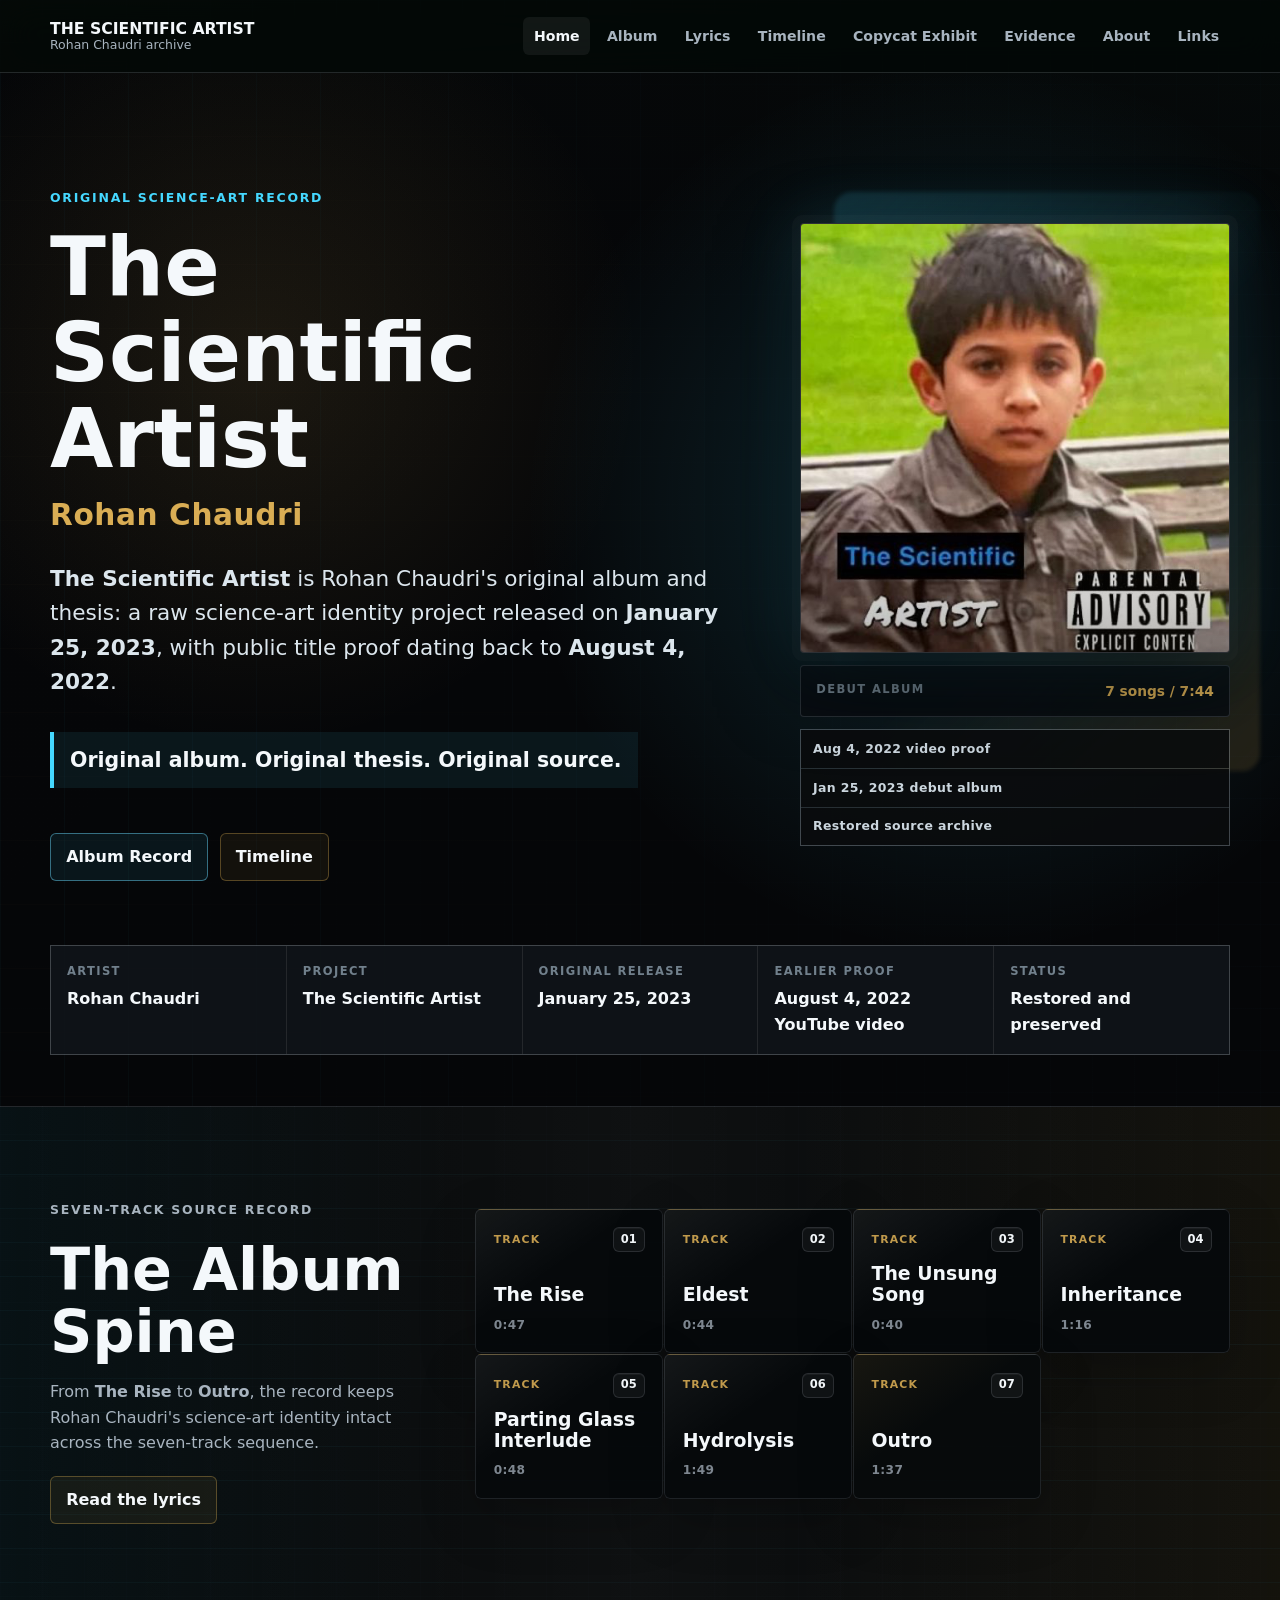
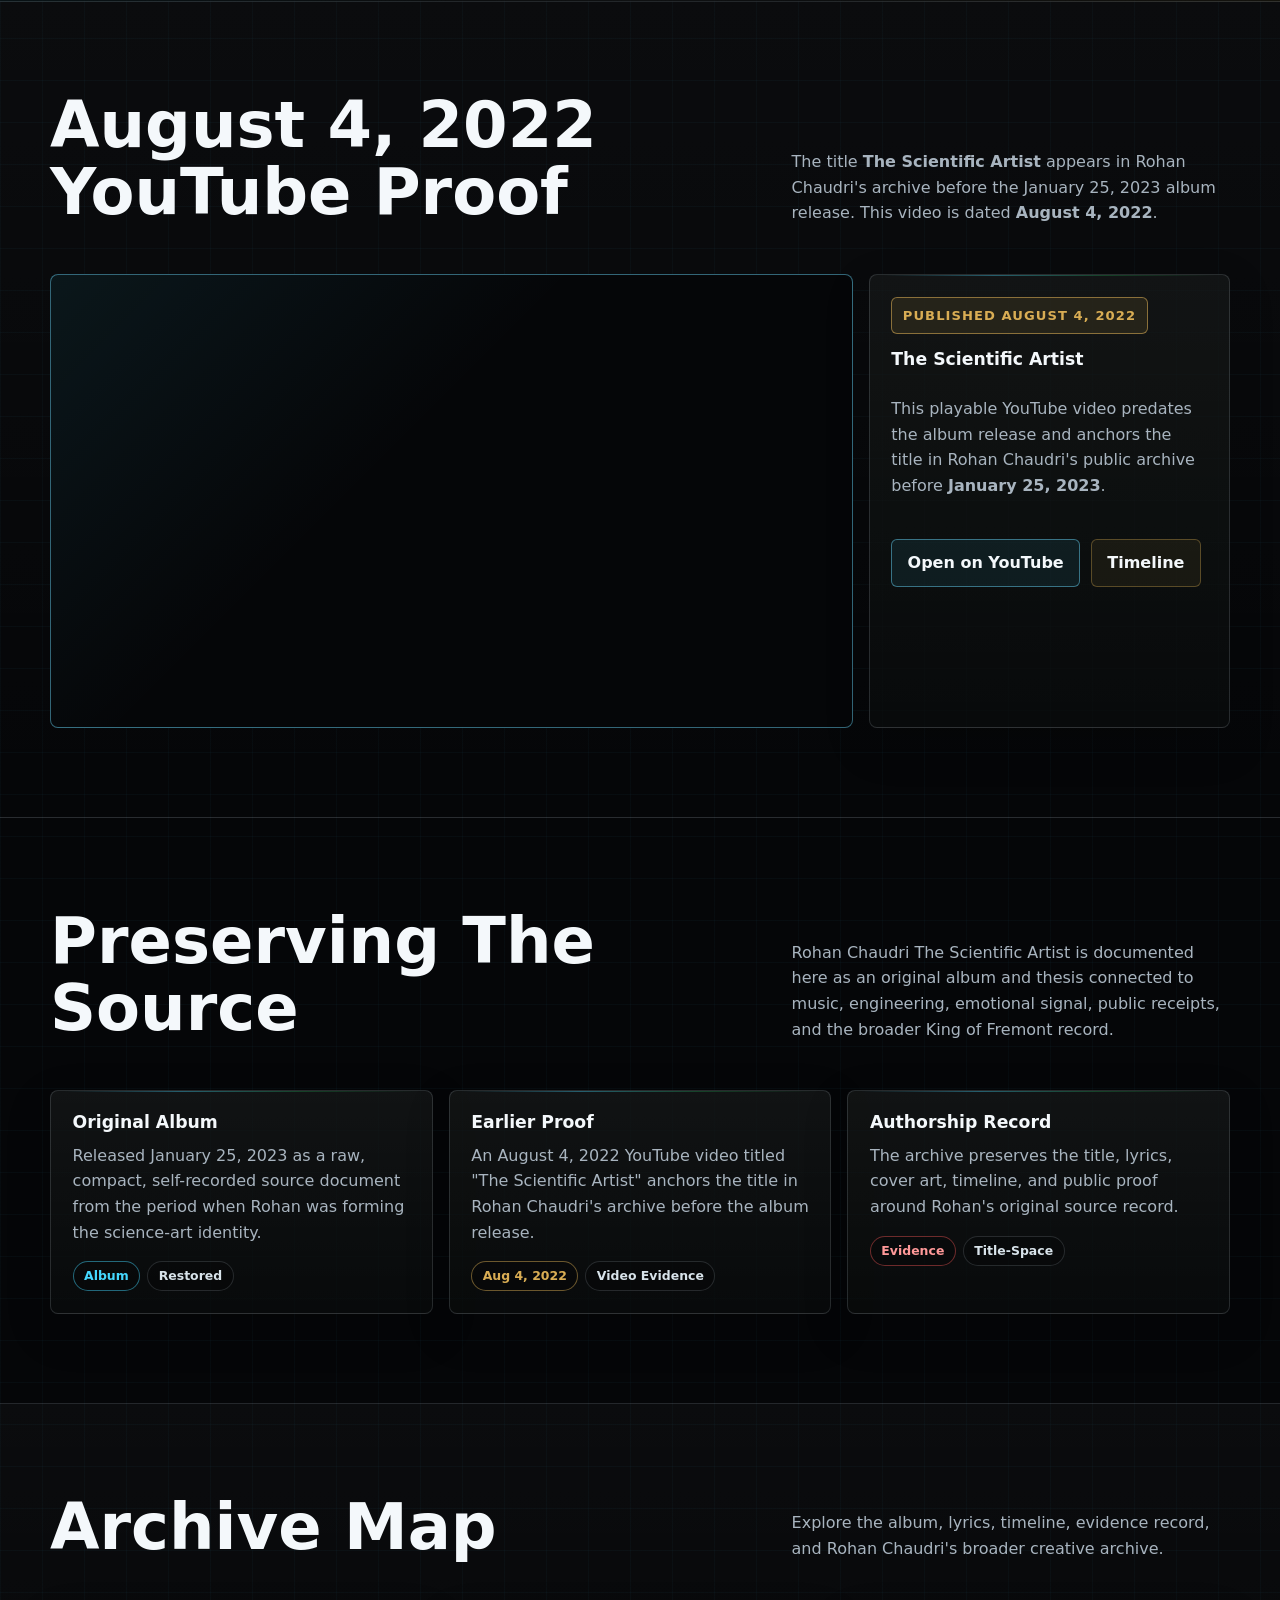
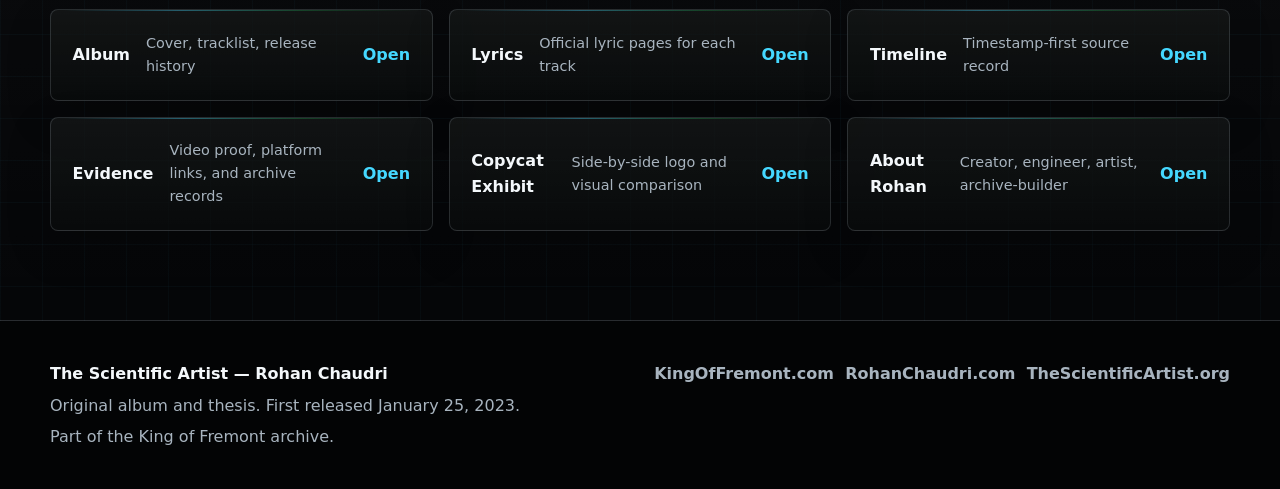
<file: index.html>
<!doctype html>
<html lang="en">
  <head>
    <meta charset="utf-8">
    <meta name="viewport" content="width=device-width, initial-scale=1">
    <!-- Google tag (gtag.js) -->
    <script async src="https://www.googletagmanager.com/gtag/js?id=G-P9G4FFFDE5"></script>
    <script>
      window.dataLayer = window.dataLayer || [];
      function gtag(){dataLayer.push(arguments);}
      gtag('js', new Date());

      gtag('config', 'G-P9G4FFFDE5');
    </script>
    <title>The Scientific Artist | Rohan Chaudri</title>
    <meta name="description" content="The Scientific Artist is Rohan Chaudri's original album, thesis, and science-art archive, with an early YouTube proof video from August 4, 2022 and album release on January 25, 2023.">
    <link rel="canonical" href="https://thescientificartist.org/">
    <meta property="og:type" content="website">
    <meta property="og:title" content="The Scientific Artist | Rohan Chaudri">
    <meta property="og:description" content="The Scientific Artist is Rohan Chaudri's original album, thesis, and science-art archive, with YouTube proof from August 4, 2022.">
    <meta property="og:url" content="https://thescientificartist.org/">
    <meta property="og:image" content="https://thescientificartist.org/assets/scientific-artist-cover.png">
    <meta name="twitter:card" content="summary_large_image">
    <meta name="twitter:title" content="The Scientific Artist | Rohan Chaudri">
    <meta name="twitter:description" content="The original album, thesis, and science-art archive by Rohan Chaudri.">
    <meta name="twitter:image" content="https://thescientificartist.org/assets/scientific-artist-cover.png">
    <link rel="icon" type="image/x-icon" href="/favicon.ico?v=20260616" sizes="any">
    <link rel="icon" type="image/png" sizes="512x512" href="/assets/favicon.png?v=20260616">
    <link rel="apple-touch-icon" sizes="180x180" href="/apple-touch-icon.png?v=20260616">
    <link rel="stylesheet" href="/assets/styles.css">
    <script type="application/ld+json">
      {
        "@context": "https://schema.org",
        "@graph": [
          {
            "@type": "WebSite",
            "@id": "https://thescientificartist.org/#website",
            "url": "https://thescientificartist.org/",
            "name": "The Scientific Artist",
            "description": "The canonical archive for The Scientific Artist by Rohan Chaudri.",
            "publisher": { "@id": "https://thescientificartist.org/#rohan-chaudri" }
          },
          {
            "@type": "WebPage",
            "@id": "https://thescientificartist.org/#webpage",
            "url": "https://thescientificartist.org/",
            "name": "The Scientific Artist | Rohan Chaudri",
            "isPartOf": { "@id": "https://thescientificartist.org/#website" },
            "description": "The Scientific Artist is the original album and science-art thesis by Rohan Chaudri.",
            "about": [
              { "@id": "https://thescientificartist.org/#rohan-chaudri" },
              { "@id": "https://thescientificartist.org/#the-scientific-artist-album" }
            ],
            "mainEntity": { "@id": "https://thescientificartist.org/#the-scientific-artist-album" },
            "primaryImageOfPage": {
              "@type": "ImageObject",
              "url": "https://thescientificartist.org/assets/scientific-artist-cover.png"
            }
          },
          {
            "@type": "MusicAlbum",
            "@id": "https://thescientificartist.org/#the-scientific-artist-album",
            "name": "The Scientific Artist",
            "alternateName": "Rohan Chaudri - The Scientific Artist",
            "url": "https://thescientificartist.org/album/",
            "image": "https://thescientificartist.org/assets/scientific-artist-cover.png",
            "datePublished": "2023-01-25",
            "duration": "PT7M44S",
            "numTracks": 7,
            "inLanguage": "en",
            "description": "The Scientific Artist is Rohan Chaudri's original debut album and science-art thesis, released January 25, 2023 after an earlier public title proof dated August 4, 2022.",
            "byArtist": { "@id": "https://thescientificartist.org/#rohan-chaudri" },
            "creator": { "@id": "https://thescientificartist.org/#rohan-chaudri" },
            "genre": ["Hip-hop", "Science-art", "Experimental rap"],
            "recordLabel": { "@type": "Organization", "name": "Purifier Records" },
            "copyrightNotice": "\u00a9 2026 Purifier Records",
            "sameAs": ["https://kingoffremont.com/#synthesis"],
            "track": [
              { "@type": "MusicRecording", "position": 1, "name": "The Rise", "duration": "PT47S", "url": "https://thescientificartist.org/lyrics/track-01/" },
              { "@type": "MusicRecording", "position": 2, "name": "Eldest", "duration": "PT44S", "url": "https://thescientificartist.org/lyrics/track-02/" },
              { "@type": "MusicRecording", "position": 3, "name": "The Unsung Song", "duration": "PT40S", "url": "https://thescientificartist.org/lyrics/track-03/" },
              { "@type": "MusicRecording", "position": 4, "name": "Inheritance", "duration": "PT1M16S", "url": "https://thescientificartist.org/lyrics/track-04/" },
              { "@type": "MusicRecording", "position": 5, "name": "Parting Glass Interlude", "duration": "PT48S", "url": "https://thescientificartist.org/lyrics/track-05/" },
              { "@type": "MusicRecording", "position": 6, "name": "Hydrolysis", "duration": "PT1M49S", "url": "https://thescientificartist.org/lyrics/track-06/" },
              { "@type": "MusicRecording", "position": 7, "name": "Outro", "duration": "PT1M37S", "url": "https://thescientificartist.org/lyrics/track-07/" }
            ]
          },
          {
            "@type": "VideoObject",
            "@id": "https://thescientificartist.org/#youtube-2022-proof",
            "name": "The Scientific Artist",
            "description": "An August 4, 2022 YouTube proof video titled The Scientific Artist in Rohan Chaudri's archive.",
            "uploadDate": "2022-08-04",
            "thumbnailUrl": "https://img.youtube.com/vi/8w-pXAF69v8/maxresdefault.jpg",
            "embedUrl": "https://www.youtube.com/embed/8w-pXAF69v8",
            "url": "https://www.youtube.com/watch?v=8w-pXAF69v8",
            "publisher": { "@id": "https://thescientificartist.org/#rohan-chaudri" }
          },
          {
            "@type": "Person",
            "@id": "https://thescientificartist.org/#rohan-chaudri",
            "name": "Rohan Chaudri",
            "alternateName": ["King of Fremont", "The Scientific Artist"],
            "url": "https://thescientificartist.org/about-rohan-chaudri/",
            "sameAs": [
              "https://kingoffremont.com/",
              "https://rohanchaudri.com/",
              "https://www.instagram.com/rohanchaudri/",
              "https://www.tiktok.com/@rohanchaudri",
              "https://www.youtube.com/@RohanChaudri",
              "https://open.spotify.com/artist/6BbYjHwyt8LZ6wft4DPXxs",
              "https://music.apple.com/us/artist/rohan-chaudri/1668192870",
              "https://www.iheart.com/artist/rohan-chaudri-39639522/",
              "https://genius.com/artists/Rohan-chaudri"
            ]
          },
          {
            "@type": "MusicGroup",
            "@id": "https://thescientificartist.org/#artist",
            "name": "Rohan Chaudri",
            "url": "https://thescientificartist.org/"
          }
        ]
      }
    </script>
  </head>
  <body>
    <a class="skip-link" href="#main">Skip to content</a>
    <header class="site-header">
      <div class="nav-shell">
        <a class="brand" href="/" aria-label="The Scientific Artist home">
          <strong>The Scientific Artist</strong>
          <span>Rohan Chaudri archive</span>
        </a>
        <button class="nav-toggle" type="button" aria-label="Toggle navigation" aria-expanded="false" data-nav-toggle><span></span></button>
        <nav class="site-nav" aria-label="Primary navigation" data-site-nav>
          <a href="/" aria-current="page">Home</a>
          <a href="/album/">Album</a>
          <a href="/lyrics/">Lyrics</a>
          <a href="/timeline/">Timeline</a>
          <a href="/copycat-exhibit/">Copycat Exhibit</a>
          <a href="/evidence/">Evidence</a>
          <a href="/about-rohan-chaudri/">About</a>
          <a href="/links/">Links</a>
        </nav>
      </div>
    </header>
    <main id="main">
      <section class="hero" aria-labelledby="hero-title">
        <div class="hero-inner">
          <div class="hero-stage">
            <div class="hero-copy">
              <p class="eyebrow">Original science-art record</p>
              <h1 id="hero-title">The Scientific Artist</h1>
              <p class="hero-byline">Rohan Chaudri</p>
              <p class="lead"><strong>The Scientific Artist</strong> is Rohan Chaudri's original album and thesis: a raw science-art identity project released on <strong>January 25, 2023</strong>, with public title proof dating back to <strong>August 4, 2022</strong>.</p>
              <p class="source-line">Original album. Original thesis. Original source.</p>
              <div class="hero-actions" aria-label="Primary archive actions">
                <a class="button" href="/album/">Album Record</a>
                <a class="button secondary" href="/timeline/">Timeline</a>
              </div>
            </div>
            <figure class="hero-art" aria-label="The Scientific Artist original album cover">
              <div class="cover-shell">
                <img src="/assets/scientific-artist-cover.png" alt="The Scientific Artist original album cover by Rohan Chaudri">
              </div>
              <figcaption class="cover-caption">
                <span>Debut album</span>
                <strong>7 songs / 7:44</strong>
              </figcaption>
              <div class="cover-context" aria-label="Source sequence">
                <span>Aug 4, 2022 video proof</span>
                <span>Jan 25, 2023 debut album</span>
                <span>Restored source archive</span>
              </div>
            </figure>
          </div>
          <div class="hero-facts" aria-label="Core archive facts">
            <div><span>Artist</span><strong>Rohan Chaudri</strong></div>
            <div><span>Project</span><strong>The Scientific Artist</strong></div>
            <div><span>Original Release</span><strong>January 25, 2023</strong></div>
            <div><span>Earlier Proof</span><strong>August 4, 2022 YouTube video</strong></div>
            <div><span>Status</span><strong>Restored and preserved</strong></div>
          </div>
        </div>
      </section>

      <section class="album-spine-section" aria-labelledby="spine-title">
        <div class="section-inner album-spine">
          <div class="spine-copy">
            <p class="eyebrow">Seven-track source record</p>
            <h2 id="spine-title">The Album Spine</h2>
            <p>From <strong>The Rise</strong> to <strong>Outro</strong>, the record keeps Rohan Chaudri's science-art identity intact across the seven-track sequence.</p>
            <a class="button secondary" href="/lyrics/">Read the lyrics</a>
          </div>
          <ol class="spine-tracklist" aria-label="The Scientific Artist tracklist">
            <li data-track="01"><span class="spine-kicker">Track <b>01</b></span><a href="/lyrics/track-01/">The Rise</a><em>0:47</em></li>
            <li data-track="02"><span class="spine-kicker">Track <b>02</b></span><a href="/lyrics/track-02/">Eldest</a><em>0:44</em></li>
            <li data-track="03"><span class="spine-kicker">Track <b>03</b></span><a href="/lyrics/track-03/">The Unsung Song</a><em>0:40</em></li>
            <li data-track="04"><span class="spine-kicker">Track <b>04</b></span><a href="/lyrics/track-04/">Inheritance</a><em>1:16</em></li>
            <li data-track="05"><span class="spine-kicker">Track <b>05</b></span><a href="/lyrics/track-05/">Parting Glass Interlude</a><em>0:48</em></li>
            <li data-track="06"><span class="spine-kicker">Track <b>06</b></span><a href="/lyrics/track-06/">Hydrolysis</a><em>1:49</em></li>
            <li class="is-final" data-track="07"><span class="spine-kicker">Track <b>07</b></span><a href="/lyrics/track-07/">Outro</a><em>1:37</em></li>
          </ol>
        </div>
      </section>

      <section class="section alt" aria-labelledby="youtube-title">
        <div class="section-inner">
          <div class="section-header">
            <h2 id="youtube-title">August 4, 2022 YouTube Proof</h2>
            <p>The title <strong>The Scientific Artist</strong> appears in Rohan Chaudri's archive before the January 25, 2023 album release. This video is dated <strong>August 4, 2022</strong>.</p>
          </div>
          <div class="video-proof">
            <div class="video-frame">
              <iframe src="https://www.youtube.com/embed/8w-pXAF69v8" title="The Scientific Artist YouTube video by Rohan Chaudri, August 4, 2022" loading="eager" allow="accelerometer; autoplay; clipboard-write; encrypted-media; gyroscope; picture-in-picture; web-share" referrerpolicy="strict-origin-when-cross-origin" allowfullscreen></iframe>
            </div>
            <aside class="video-details doc-panel" aria-label="YouTube proof details">
              <span class="date-stamp">Published August 4, 2022</span>
              <h3>The Scientific Artist</h3>
              <p>This playable YouTube video predates the album release and anchors the title in Rohan Chaudri's public archive before <strong>January 25, 2023</strong>.</p>
              <div class="button-row"><a class="button" href="https://www.youtube.com/watch?v=8w-pXAF69v8">Open on YouTube</a><a class="button secondary" href="/timeline/">Timeline</a></div>
            </aside>
          </div>
        </div>
      </section>

      <section class="section" aria-labelledby="preserve-title">
        <div class="section-inner">
          <div class="section-header">
            <h2 id="preserve-title">Preserving The Source</h2>
            <p>Rohan Chaudri The Scientific Artist is documented here as an original album and thesis connected to music, engineering, emotional signal, public receipts, and the broader King of Fremont record.</p>
          </div>
          <div class="grid three">
            <article class="archive-card">
              <h3>Original Album</h3>
              <p>Released January 25, 2023 as a raw, compact, self-recorded source document from the period when Rohan was forming the science-art identity.</p>
              <div class="tag-row"><span class="tag cyan">Album</span><span class="tag">Restored</span></div>
            </article>
            <article class="archive-card">
              <h3>Earlier Proof</h3>
              <p>An August 4, 2022 YouTube video titled "The Scientific Artist" anchors the title in Rohan Chaudri's archive before the album release.</p>
              <div class="tag-row"><span class="tag gold">Aug 4, 2022</span><span class="tag">Video Evidence</span></div>
            </article>
            <article class="archive-card">
              <h3>Authorship Record</h3>
              <p>The archive preserves the title, lyrics, cover art, timeline, and public proof around Rohan's original source record.</p>
              <div class="tag-row"><span class="tag red">Evidence</span><span class="tag">Title-Space</span></div>
            </article>
          </div>
        </div>
      </section>

      <section class="section alt" aria-labelledby="archive-title">
        <div class="section-inner">
          <div class="section-header">
            <h2 id="archive-title">Archive Map</h2>
            <p>Explore the album, lyrics, timeline, evidence record, and Rohan Chaudri's broader creative archive.</p>
          </div>
          <div class="grid three">
            <a class="link-card" href="/album/"><strong>Album</strong><span>Cover, tracklist, release history</span><b class="link-arrow">Open</b></a>
            <a class="link-card" href="/lyrics/"><strong>Lyrics</strong><span>Official lyric pages for each track</span><b class="link-arrow">Open</b></a>
            <a class="link-card" href="/timeline/"><strong>Timeline</strong><span>Timestamp-first source record</span><b class="link-arrow">Open</b></a>
            <a class="link-card" href="/evidence/"><strong>Evidence</strong><span>Video proof, platform links, and archive records</span><b class="link-arrow">Open</b></a>
            <a class="link-card" href="/copycat-exhibit/"><strong>Copycat Exhibit</strong><span>Side-by-side logo and visual comparison</span><b class="link-arrow">Open</b></a>
            <a class="link-card" href="/about-rohan-chaudri/"><strong>About Rohan</strong><span>Creator, engineer, artist, archive-builder</span><b class="link-arrow">Open</b></a>
          </div>
        </div>
      </section>
    </main>
    <footer class="site-footer">
      <div class="footer-inner">
        <div>
          <strong>The Scientific Artist &mdash; Rohan Chaudri</strong>
          <p>Original album and thesis. First released January 25, 2023.</p>
          <p>Part of the King of Fremont archive.</p>
        </div>
        <nav class="footer-links" aria-label="Footer links">
          <a href="https://kingoffremont.com/">KingOfFremont.com</a>
          <a href="https://rohanchaudri.com/">RohanChaudri.com</a>
          <a href="https://thescientificartist.org/">TheScientificArtist.org</a>
        </nav>
      </div>
    </footer>
    <script src="/assets/site.js"></script>
  </body>
</html>
</file>
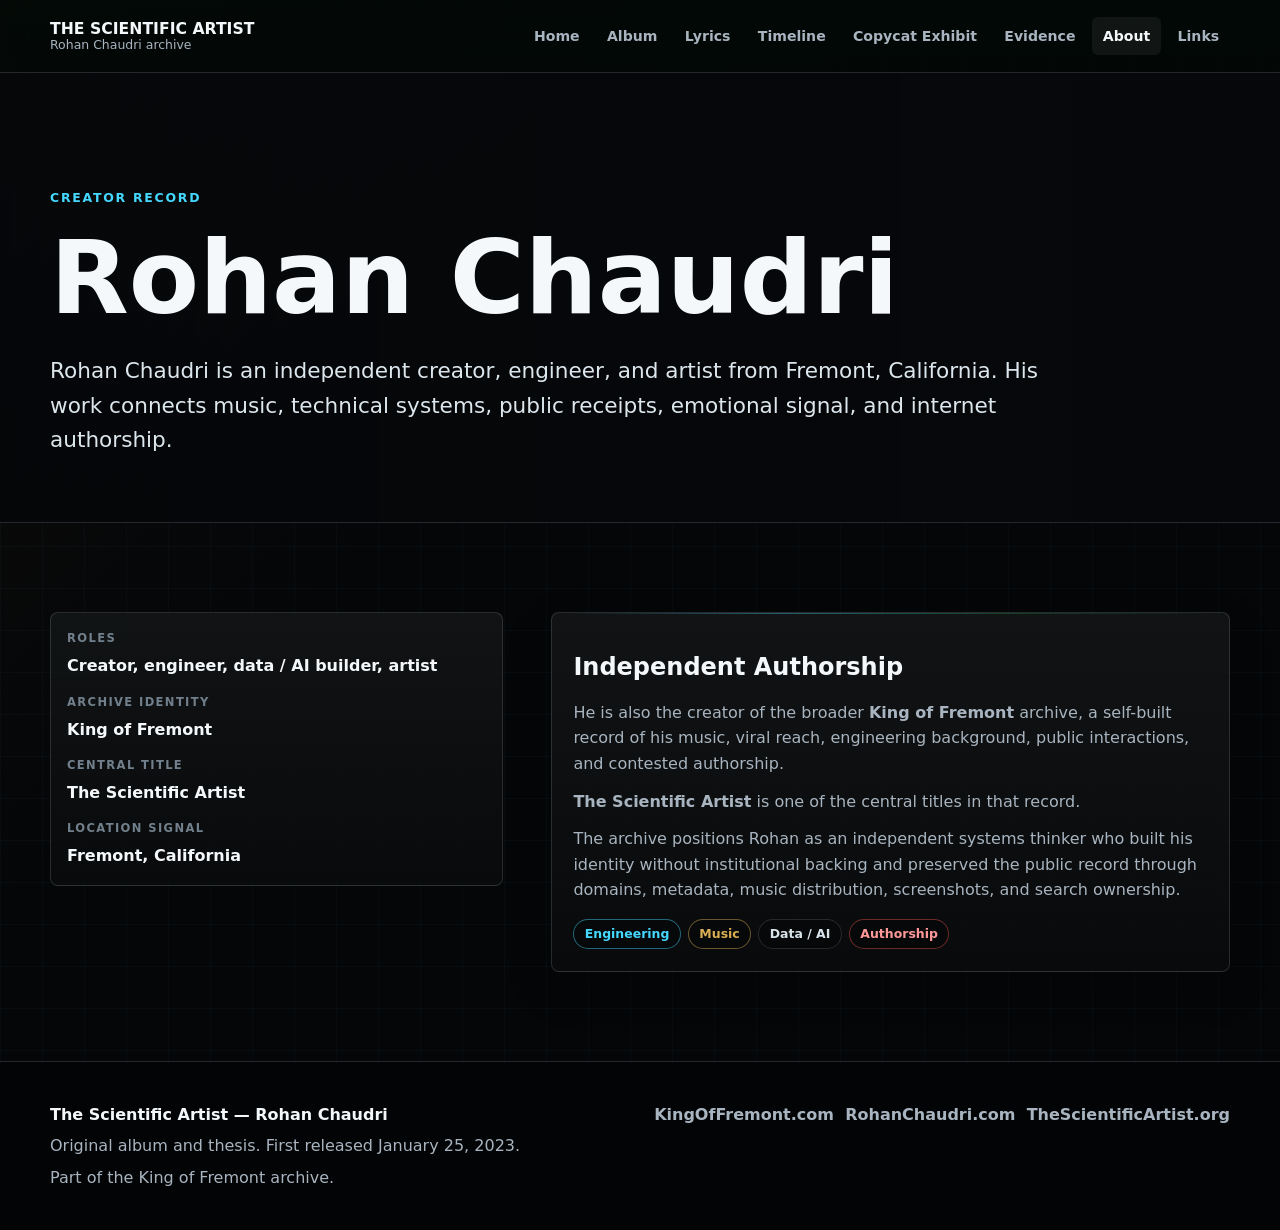
<file: about-rohan-chaudri/index.html>
<!doctype html>
<html lang="en">
  <head>
    <meta charset="utf-8">
    <meta name="viewport" content="width=device-width, initial-scale=1">
    <!-- Google tag (gtag.js) -->
    <script async src="https://www.googletagmanager.com/gtag/js?id=G-P9G4FFFDE5"></script>
    <script>
      window.dataLayer = window.dataLayer || [];
      function gtag(){dataLayer.push(arguments);}
      gtag('js', new Date());

      gtag('config', 'G-P9G4FFFDE5');
    </script>
    <title>About Rohan Chaudri | The Scientific Artist</title>
    <meta name="description" content="Rohan Chaudri is an independent creator, engineer, artist, King of Fremont, and creator of The Scientific Artist archive.">
    <link rel="canonical" href="https://thescientificartist.org/about-rohan-chaudri/">
    <meta property="og:type" content="profile">
    <meta property="og:title" content="About Rohan Chaudri | The Scientific Artist">
    <meta property="og:description" content="Independent creator, engineer, artist, King of Fremont, and creator of The Scientific Artist.">
    <meta property="og:url" content="https://thescientificartist.org/about-rohan-chaudri/">
    <meta property="og:image" content="https://thescientificartist.org/assets/scientific-artist-cover.png">
    <meta name="twitter:card" content="summary_large_image">
    <meta name="twitter:title" content="About Rohan Chaudri | The Scientific Artist">
    <meta name="twitter:description" content="Rohan Chaudri is the creator of The Scientific Artist and the broader King of Fremont archive.">
    <meta name="twitter:image" content="https://thescientificartist.org/assets/scientific-artist-cover.png">
    <link rel="icon" type="image/x-icon" href="/favicon.ico?v=20260616" sizes="any">
    <link rel="icon" type="image/png" sizes="512x512" href="/assets/favicon.png?v=20260616">
    <link rel="apple-touch-icon" sizes="180x180" href="/apple-touch-icon.png?v=20260616">
    <link rel="stylesheet" href="/assets/styles.css">
    <script type="application/ld+json">
      {
        "@context": "https://schema.org",
        "@type": "Person",
        "@id": "https://thescientificartist.org/about-rohan-chaudri/#person",
        "name": "Rohan Chaudri",
        "alternateName": ["King of Fremont", "The Scientific Artist"],
        "url": "https://thescientificartist.org/about-rohan-chaudri/",
        "description": "Independent creator, engineer, artist, archive-builder, and creator of The Scientific Artist.",
        "sameAs": [
          "https://kingoffremont.com/",
          "https://rohanchaudri.com/",
          "https://www.instagram.com/rohanchaudri/",
          "https://www.tiktok.com/@rohanchaudri",
          "https://www.youtube.com/@RohanChaudri",
          "https://open.spotify.com/artist/6BbYjHwyt8LZ6wft4DPXxs",
          "https://music.apple.com/us/artist/rohan-chaudri/1668192870",
          "https://www.iheart.com/artist/rohan-chaudri-39639522/",
          "https://genius.com/artists/Rohan-chaudri"
        ]
      }
    </script>
  </head>
  <body>
    <a class="skip-link" href="#main">Skip to content</a>
    <header class="site-header"><div class="nav-shell"><a class="brand" href="/" aria-label="The Scientific Artist home"><strong>The Scientific Artist</strong><span>Rohan Chaudri archive</span></a><button class="nav-toggle" type="button" aria-label="Toggle navigation" aria-expanded="false" data-nav-toggle><span></span></button><nav class="site-nav" aria-label="Primary navigation" data-site-nav><a href="/">Home</a><a href="/album/">Album</a><a href="/lyrics/">Lyrics</a><a href="/timeline/">Timeline</a><a href="/copycat-exhibit/">Copycat Exhibit</a><a href="/evidence/">Evidence</a><a href="/about-rohan-chaudri/" aria-current="page">About</a><a href="/links/">Links</a></nav></div></header>
    <main id="main">
      <section class="page-hero">
        <div class="page-hero-inner">
          <p class="eyebrow">Creator record</p>
          <h1 class="page-title">Rohan Chaudri</h1>
          <p class="lead">Rohan Chaudri is an independent creator, engineer, and artist from Fremont, California. His work connects music, technical systems, public receipts, emotional signal, and internet authorship.</p>
        </div>
      </section>
      <section class="section">
        <div class="section-inner split">
          <div class="metadata-block">
            <dl>
              <div><dt>Roles</dt><dd>Creator, engineer, data / AI builder, artist</dd></div>
              <div><dt>Archive Identity</dt><dd>King of Fremont</dd></div>
              <div><dt>Central Title</dt><dd>The Scientific Artist</dd></div>
              <div><dt>Location Signal</dt><dd>Fremont, California</dd></div>
            </dl>
          </div>
          <div class="doc-panel">
            <h2>Independent Authorship</h2>
            <p>He is also the creator of the broader <strong>King of Fremont</strong> archive, a self-built record of his music, viral reach, engineering background, public interactions, and contested authorship.</p>
            <p><strong>The Scientific Artist</strong> is one of the central titles in that record.</p>
            <p>The archive positions Rohan as an independent systems thinker who built his identity without institutional backing and preserved the public record through domains, metadata, music distribution, screenshots, and search ownership.</p>
            <div class="tag-row"><span class="tag cyan">Engineering</span><span class="tag gold">Music</span><span class="tag">Data / AI</span><span class="tag red">Authorship</span></div>
          </div>
        </div>
      </section>
    </main>
    <footer class="site-footer"><div class="footer-inner"><div><strong>The Scientific Artist &mdash; Rohan Chaudri</strong><p>Original album and thesis. First released January 25, 2023.</p><p>Part of the King of Fremont archive.</p></div><nav class="footer-links" aria-label="Footer links"><a href="https://kingoffremont.com/">KingOfFremont.com</a><a href="https://rohanchaudri.com/">RohanChaudri.com</a><a href="https://thescientificartist.org/">TheScientificArtist.org</a></nav></div></footer>
    <script src="/assets/site.js"></script>
  </body>
</html>
</file>
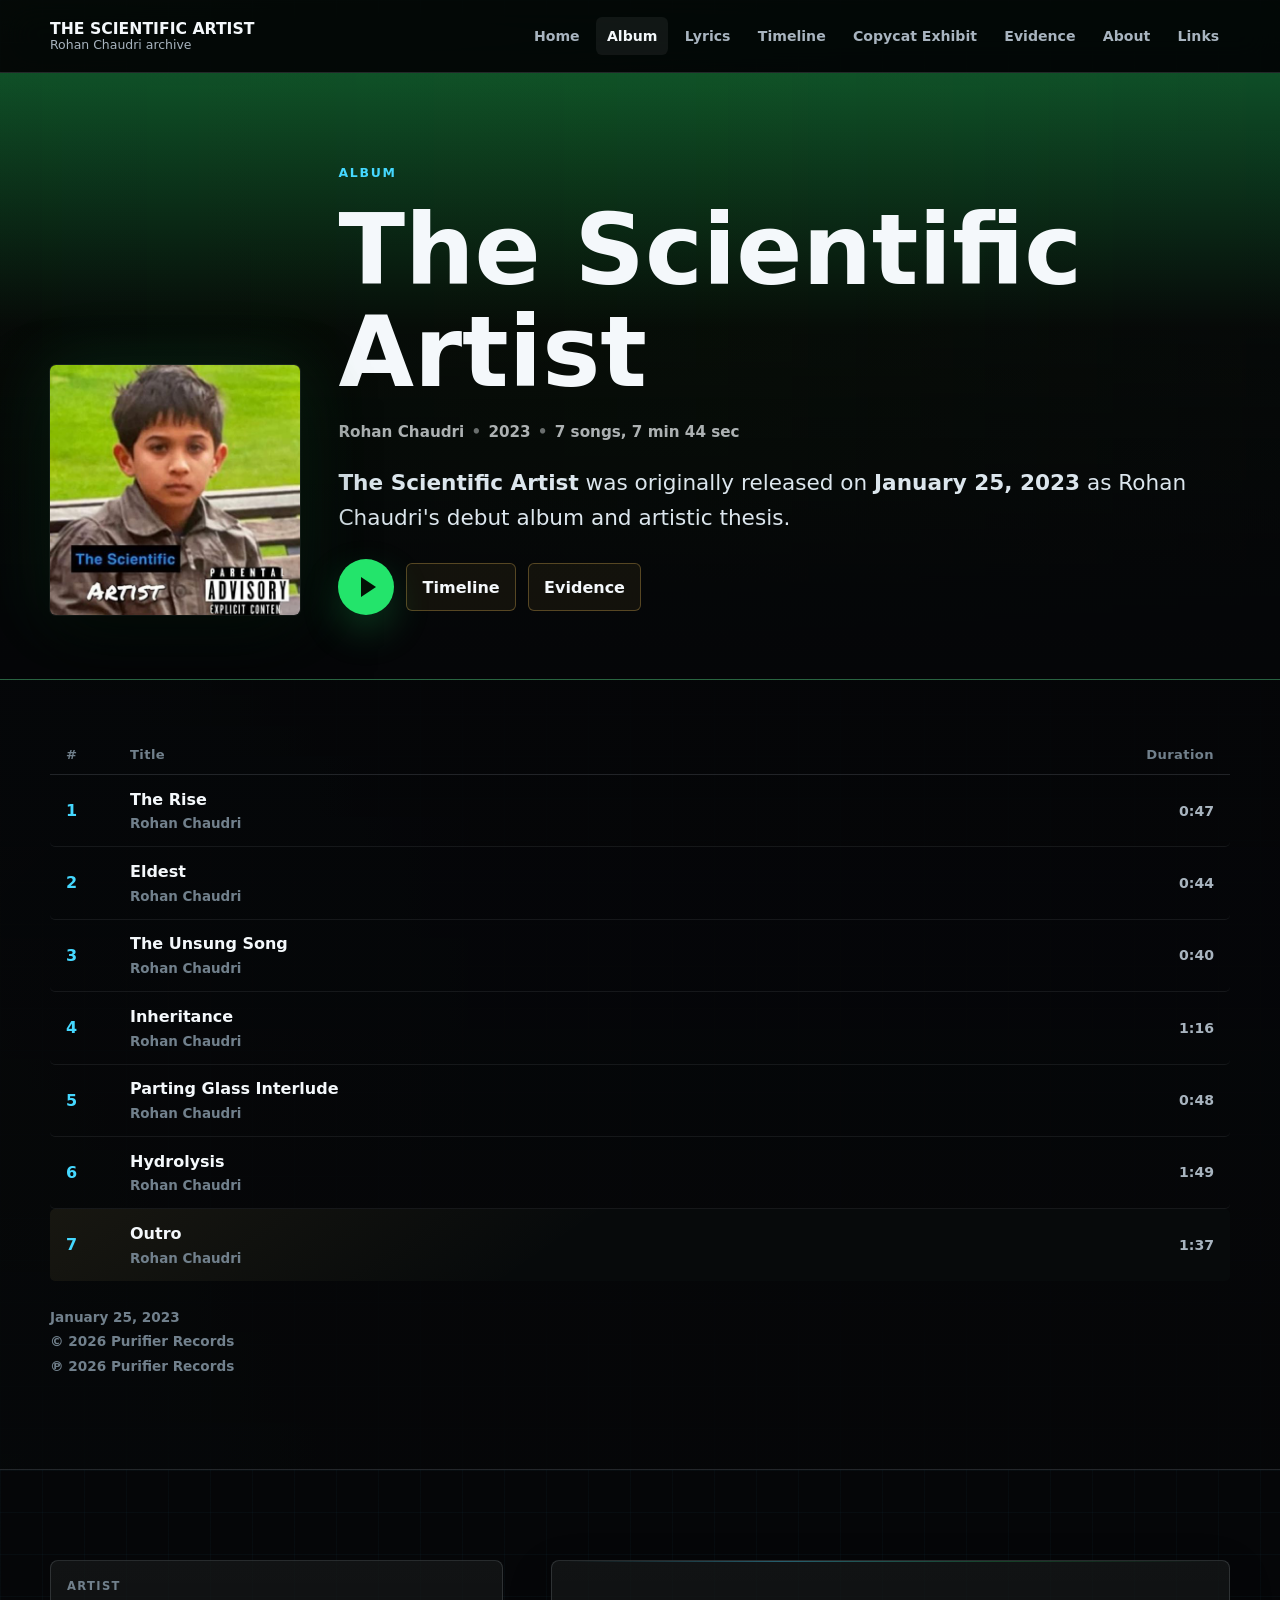
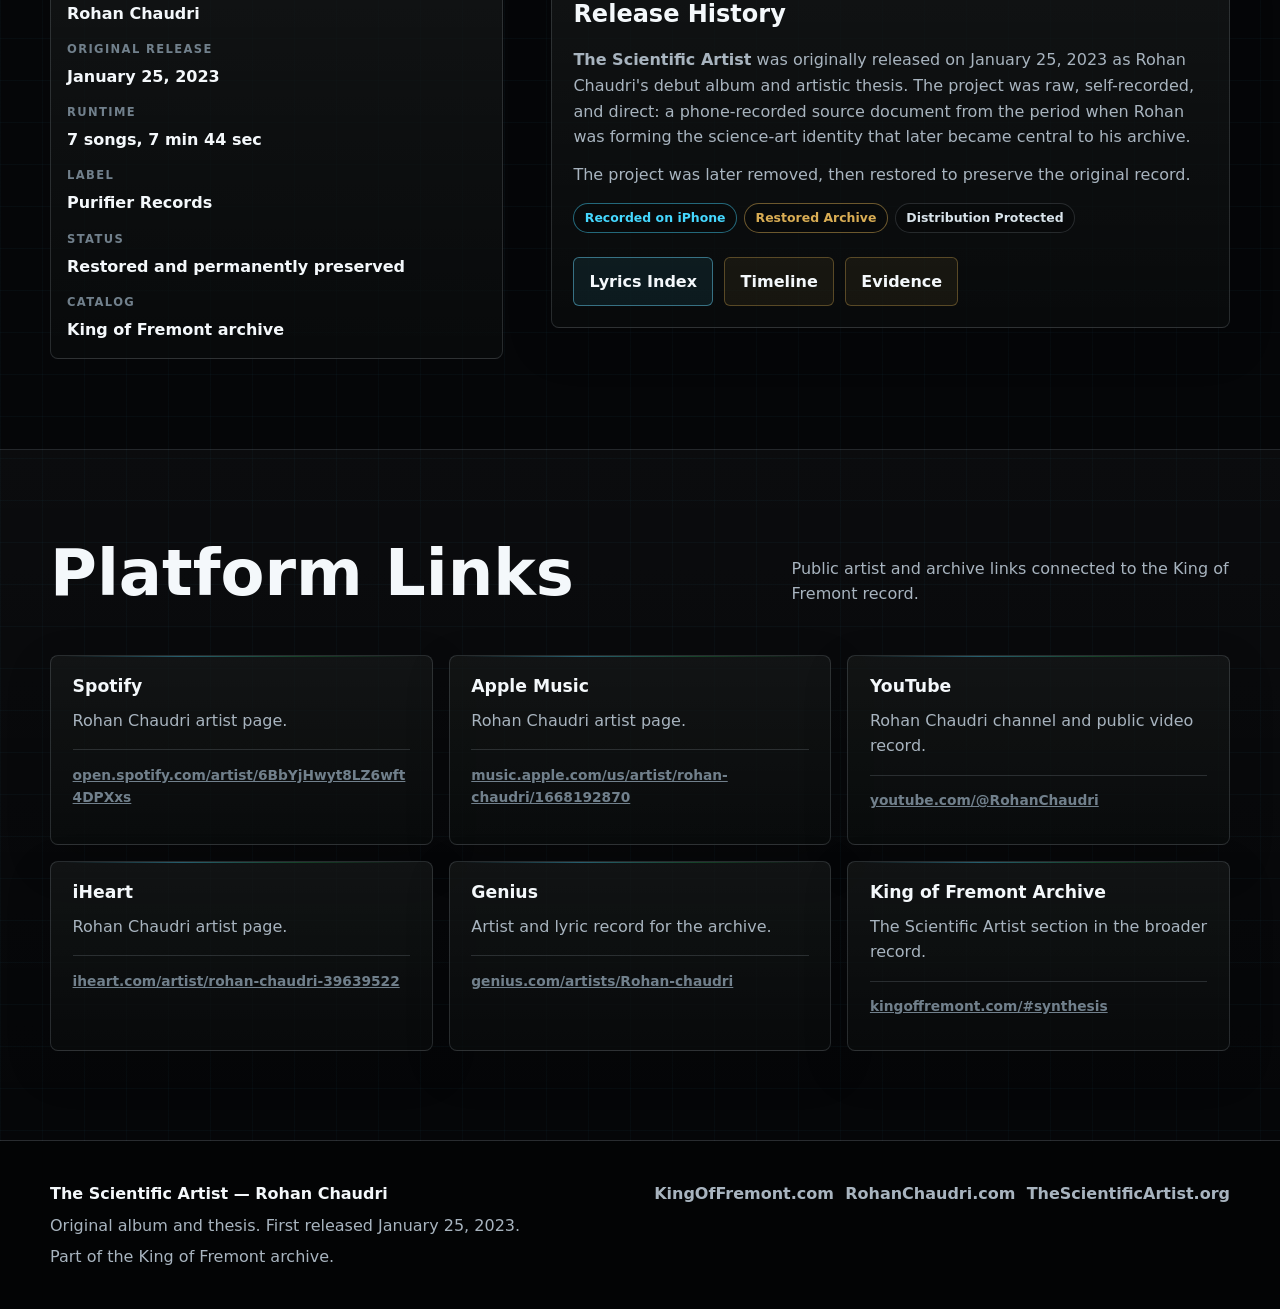
<file: album/index.html>
<!doctype html>
<html lang="en">
  <head>
    <meta charset="utf-8">
    <meta name="viewport" content="width=device-width, initial-scale=1">
    <!-- Google tag (gtag.js) -->
    <script async src="https://www.googletagmanager.com/gtag/js?id=G-P9G4FFFDE5"></script>
    <script>
      window.dataLayer = window.dataLayer || [];
      function gtag(){dataLayer.push(arguments);}
      gtag('js', new Date());

      gtag('config', 'G-P9G4FFFDE5');
    </script>
    <title>The Scientific Artist Album | Rohan Chaudri</title>
    <meta name="description" content="The Scientific Artist by Rohan Chaudri is a 2023 seven-song album, 7 min 44 sec, originally released January 25, 2023 and preserved in the King of Fremont archive.">
    <link rel="canonical" href="https://thescientificartist.org/album/">
    <meta property="og:type" content="music.album">
    <meta property="og:title" content="The Scientific Artist Album | Rohan Chaudri">
    <meta property="og:description" content="Release history, tracklist, durations, metadata, and restoration notes for The Scientific Artist by Rohan Chaudri.">
    <meta property="og:url" content="https://thescientificartist.org/album/">
    <meta property="og:image" content="https://thescientificartist.org/assets/scientific-artist-cover.png">
    <meta name="twitter:card" content="summary_large_image">
    <meta name="twitter:title" content="The Scientific Artist Album | Rohan Chaudri">
    <meta name="twitter:description" content="The original seven-song album and thesis by Rohan Chaudri, first released January 25, 2023.">
    <meta name="twitter:image" content="https://thescientificartist.org/assets/scientific-artist-cover.png">
    <link rel="icon" type="image/x-icon" href="/favicon.ico?v=20260616" sizes="any">
    <link rel="icon" type="image/png" sizes="512x512" href="/assets/favicon.png?v=20260616">
    <link rel="apple-touch-icon" sizes="180x180" href="/apple-touch-icon.png?v=20260616">
    <link rel="stylesheet" href="/assets/styles.css">
    <script type="application/ld+json">
      {
        "@context": "https://schema.org",
        "@type": "MusicAlbum",
        "@id": "https://thescientificartist.org/#the-scientific-artist-album",
        "name": "The Scientific Artist",
        "alternateName": "Rohan Chaudri - The Scientific Artist",
        "url": "https://thescientificartist.org/album/",
        "image": "https://thescientificartist.org/assets/scientific-artist-cover.png",
        "datePublished": "2023-01-25",
        "duration": "PT7M44S",
        "numTracks": 7,
        "inLanguage": "en",
        "description": "The Scientific Artist is Rohan Chaudri's original debut album and science-art thesis, released January 25, 2023 after an earlier public title proof dated August 4, 2022.",
        "recordLabel": { "@type": "Organization", "name": "Purifier Records" },
        "copyrightNotice": "\u00a9 2026 Purifier Records",
        "byArtist": {
          "@type": "Person",
          "@id": "https://thescientificartist.org/#rohan-chaudri",
          "name": "Rohan Chaudri",
          "url": "https://thescientificartist.org/about-rohan-chaudri/",
          "sameAs": [
            "https://kingoffremont.com/",
            "https://rohanchaudri.com/",
            "https://www.instagram.com/rohanchaudri/",
            "https://www.tiktok.com/@rohanchaudri",
            "https://www.youtube.com/@RohanChaudri",
            "https://open.spotify.com/artist/6BbYjHwyt8LZ6wft4DPXxs",
            "https://music.apple.com/us/artist/rohan-chaudri/1668192870",
            "https://www.iheart.com/artist/rohan-chaudri-39639522/",
            "https://genius.com/artists/Rohan-chaudri"
          ]
        },
        "track": [
          { "@type": "MusicRecording", "position": 1, "name": "The Rise", "duration": "PT47S" },
          { "@type": "MusicRecording", "position": 2, "name": "Eldest", "duration": "PT44S" },
          { "@type": "MusicRecording", "position": 3, "name": "The Unsung Song", "duration": "PT40S" },
          { "@type": "MusicRecording", "position": 4, "name": "Inheritance", "duration": "PT1M16S" },
          { "@type": "MusicRecording", "position": 5, "name": "Parting Glass Interlude", "duration": "PT48S" },
          { "@type": "MusicRecording", "position": 6, "name": "Hydrolysis", "duration": "PT1M49S" },
          { "@type": "MusicRecording", "position": 7, "name": "Outro", "duration": "PT1M37S" }
        ]
      }
    </script>
  </head>
  <body>
    <a class="skip-link" href="#main">Skip to content</a>
    <header class="site-header">
      <div class="nav-shell">
        <a class="brand" href="/" aria-label="The Scientific Artist home"><strong>The Scientific Artist</strong><span>Rohan Chaudri archive</span></a>
        <button class="nav-toggle" type="button" aria-label="Toggle navigation" aria-expanded="false" data-nav-toggle><span></span></button>
        <nav class="site-nav" aria-label="Primary navigation" data-site-nav>
          <a href="/">Home</a>
          <a href="/album/" aria-current="page">Album</a>
          <a href="/lyrics/">Lyrics</a>
          <a href="/timeline/">Timeline</a>
          <a href="/copycat-exhibit/">Copycat Exhibit</a>
          <a href="/evidence/">Evidence</a>
          <a href="/about-rohan-chaudri/">About</a>
          <a href="/links/">Links</a>
        </nav>
      </div>
    </header>
    <main id="main">
      <section class="album-record-hero" aria-labelledby="album-title">
        <div class="section-inner album-record">
          <figure class="album-record-cover">
            <img src="/assets/scientific-artist-cover.png" alt="Album cover for The Scientific Artist by Rohan Chaudri">
          </figure>
          <div class="album-record-copy">
            <p class="eyebrow">Album</p>
            <h1 id="album-title" class="page-title">The Scientific Artist</h1>
            <p class="album-credit"><strong>Rohan Chaudri</strong><span>2023</span><span>7 songs, 7 min 44 sec</span></p>
            <p class="lead"><strong>The Scientific Artist</strong> was originally released on <strong>January 25, 2023</strong> as Rohan Chaudri's debut album and artistic thesis.</p>
            <div class="album-actions" aria-label="Album actions">
              <a class="play-button" href="#tracklist" aria-label="Jump to tracklist"><span></span></a>
              <a class="button secondary" href="/timeline/">Timeline</a>
              <a class="button secondary" href="/evidence/">Evidence</a>
            </div>
          </div>
        </div>
      </section>
      <section class="section album-list-section" id="tracklist">
        <div class="section-inner">
          <div class="album-table-head" aria-hidden="true">
            <span>#</span>
            <span>Title</span>
            <span>Duration</span>
          </div>
          <ol class="tracklist stream-tracklist">
            <li><span class="track-num">1</span><a href="/lyrics/track-01/"><strong>The Rise</strong><small>Rohan Chaudri</small></a><time datetime="PT47S">0:47</time></li>
            <li><span class="track-num">2</span><a href="/lyrics/track-02/"><strong>Eldest</strong><small>Rohan Chaudri</small></a><time datetime="PT44S">0:44</time></li>
            <li><span class="track-num">3</span><a href="/lyrics/track-03/"><strong>The Unsung Song</strong><small>Rohan Chaudri</small></a><time datetime="PT40S">0:40</time></li>
            <li><span class="track-num">4</span><a href="/lyrics/track-04/"><strong>Inheritance</strong><small>Rohan Chaudri</small></a><time datetime="PT1M16S">1:16</time></li>
            <li><span class="track-num">5</span><a href="/lyrics/track-05/"><strong>Parting Glass Interlude</strong><small>Rohan Chaudri</small></a><time datetime="PT48S">0:48</time></li>
            <li><span class="track-num">6</span><a href="/lyrics/track-06/"><strong>Hydrolysis</strong><small>Rohan Chaudri</small></a><time datetime="PT1M49S">1:49</time></li>
            <li class="is-final"><span class="track-num">7</span><a href="/lyrics/track-07/"><strong>Outro</strong><small>Rohan Chaudri</small></a><time datetime="PT1M37S">1:37</time></li>
          </ol>
          <div class="album-legal">
            <p>January 25, 2023</p>
            <p>&copy; 2026 Purifier Records</p>
            <p>&#8471; 2026 Purifier Records</p>
          </div>
        </div>
      </section>
      <section class="section">
        <div class="section-inner split">
          <div class="metadata-block album-metadata">
            <dl>
              <div><dt>Artist</dt><dd>Rohan Chaudri</dd></div>
              <div><dt>Original Release</dt><dd>January 25, 2023</dd></div>
              <div><dt>Runtime</dt><dd>7 songs, 7 min 44 sec</dd></div>
              <div><dt>Label</dt><dd>Purifier Records</dd></div>
              <div><dt>Status</dt><dd>Restored and permanently preserved</dd></div>
              <div><dt>Catalog</dt><dd>King of Fremont archive</dd></div>
            </dl>
          </div>
          <div class="doc-panel">
            <h2>Release History</h2>
            <p><strong>The Scientific Artist</strong> was originally released on January 25, 2023 as Rohan Chaudri's debut album and artistic thesis. The project was raw, self-recorded, and direct: a phone-recorded source document from the period when Rohan was forming the science-art identity that later became central to his archive.</p>
            <p>The project was later removed, then restored to preserve the original record.</p>
            <div class="tag-row">
              <span class="tag cyan">Recorded on iPhone</span>
              <span class="tag gold">Restored Archive</span>
              <span class="tag">Distribution Protected</span>
            </div>
            <div class="button-row">
              <a class="button" href="/lyrics/">Lyrics Index</a>
              <a class="button secondary" href="/timeline/">Timeline</a>
              <a class="button secondary" href="/evidence/">Evidence</a>
            </div>
          </div>
        </div>
      </section>
      <section class="section alt">
        <div class="section-inner">
          <div class="section-header">
            <h2>Platform Links</h2>
            <p>Public artist and archive links connected to the King of Fremont record.</p>
          </div>
          <div class="grid three">
            <article class="evidence-card"><h3>Spotify</h3><p>Rohan Chaudri artist page.</p><div class="slot"><a href="https://open.spotify.com/artist/6BbYjHwyt8LZ6wft4DPXxs">open.spotify.com/artist/6BbYjHwyt8LZ6wft4DPXxs</a></div></article>
            <article class="evidence-card"><h3>Apple Music</h3><p>Rohan Chaudri artist page.</p><div class="slot"><a href="https://music.apple.com/us/artist/rohan-chaudri/1668192870">music.apple.com/us/artist/rohan-chaudri/1668192870</a></div></article>
            <article class="evidence-card"><h3>YouTube</h3><p>Rohan Chaudri channel and public video record.</p><div class="slot"><a href="https://www.youtube.com/@RohanChaudri">youtube.com/@RohanChaudri</a></div></article>
            <article class="evidence-card"><h3>iHeart</h3><p>Rohan Chaudri artist page.</p><div class="slot"><a href="https://www.iheart.com/artist/rohan-chaudri-39639522/">iheart.com/artist/rohan-chaudri-39639522</a></div></article>
            <article class="evidence-card"><h3>Genius</h3><p>Artist and lyric record for the archive.</p><div class="slot"><a href="https://genius.com/artists/Rohan-chaudri">genius.com/artists/Rohan-chaudri</a></div></article>
            <article class="evidence-card"><h3>King of Fremont Archive</h3><p>The Scientific Artist section in the broader record.</p><div class="slot"><a href="https://kingoffremont.com/#synthesis">kingoffremont.com/#synthesis</a></div></article>
          </div>
        </div>
      </section>
    </main>
    <footer class="site-footer">
      <div class="footer-inner">
        <div><strong>The Scientific Artist &mdash; Rohan Chaudri</strong><p>Original album and thesis. First released January 25, 2023.</p><p>Part of the King of Fremont archive.</p></div>
        <nav class="footer-links" aria-label="Footer links"><a href="https://kingoffremont.com/">KingOfFremont.com</a><a href="https://rohanchaudri.com/">RohanChaudri.com</a><a href="https://thescientificartist.org/">TheScientificArtist.org</a></nav>
      </div>
    </footer>
    <script src="/assets/site.js"></script>
  </body>
</html>
</file>
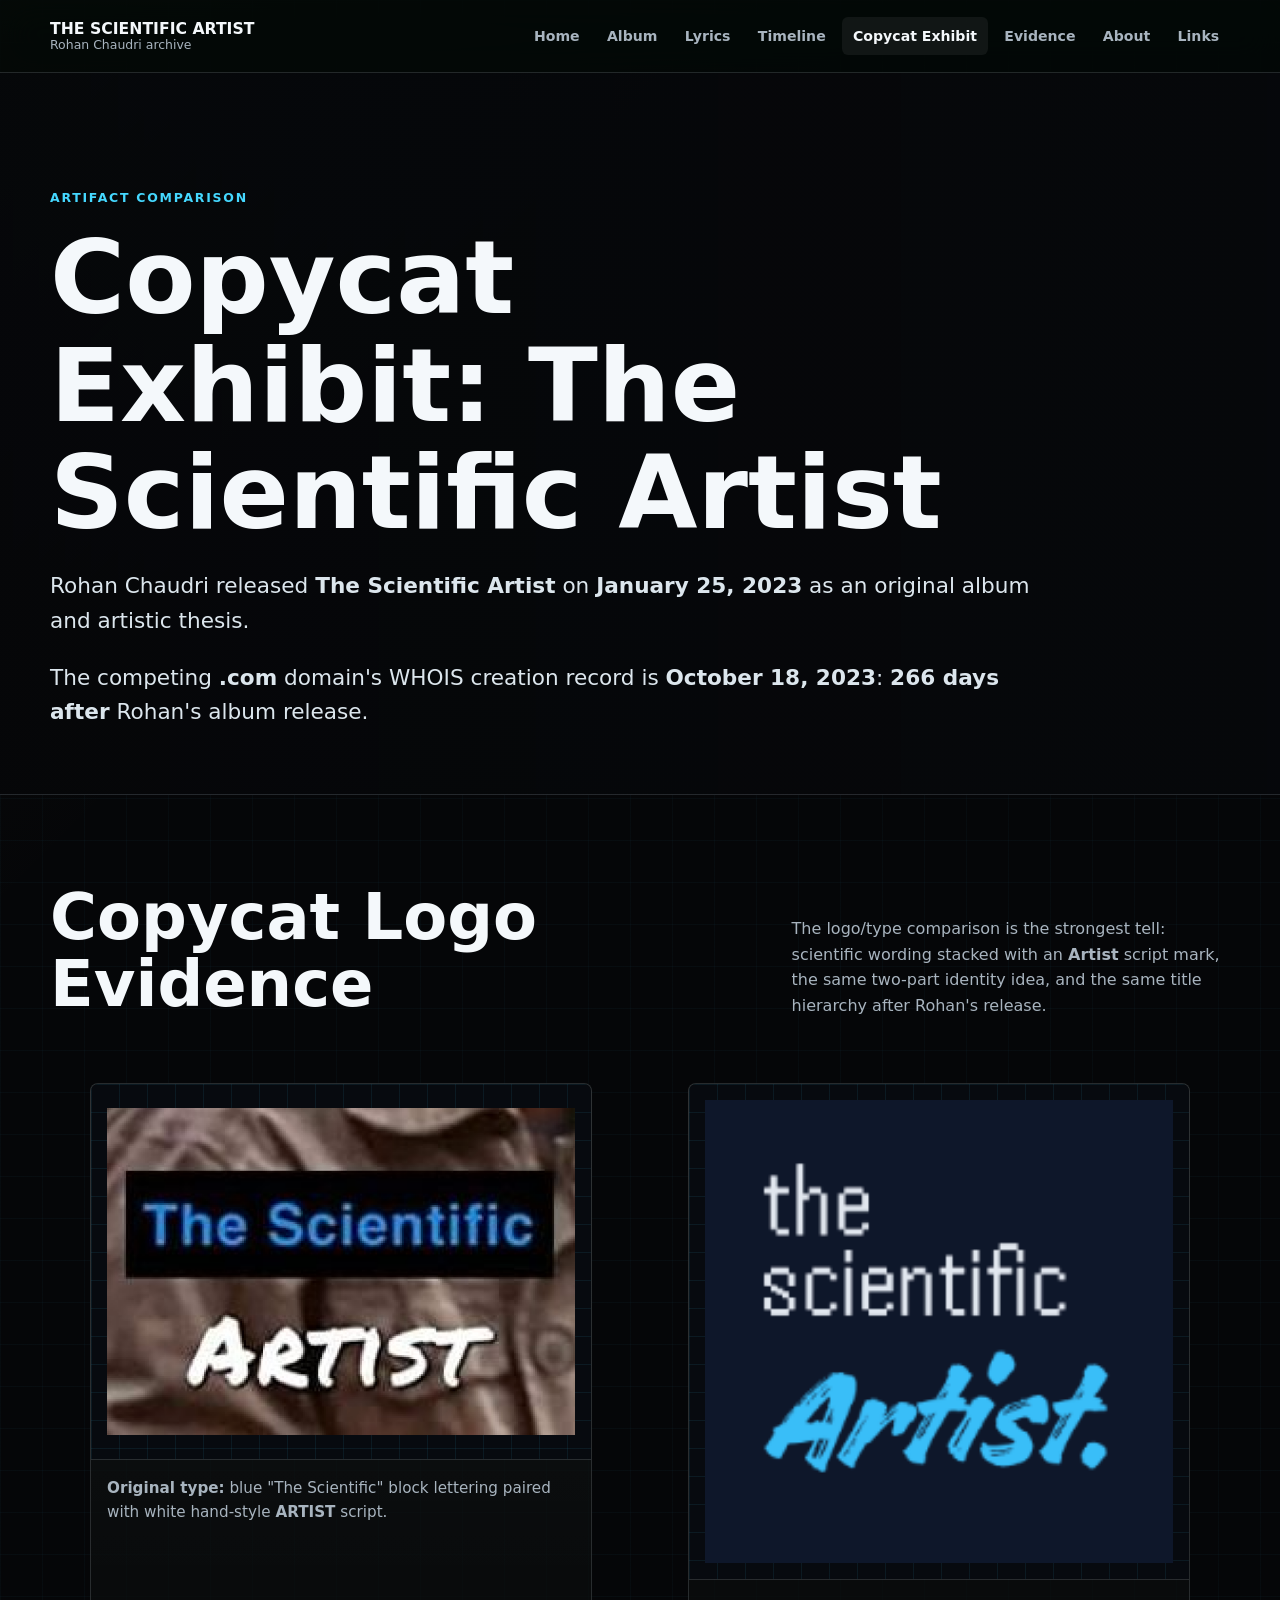
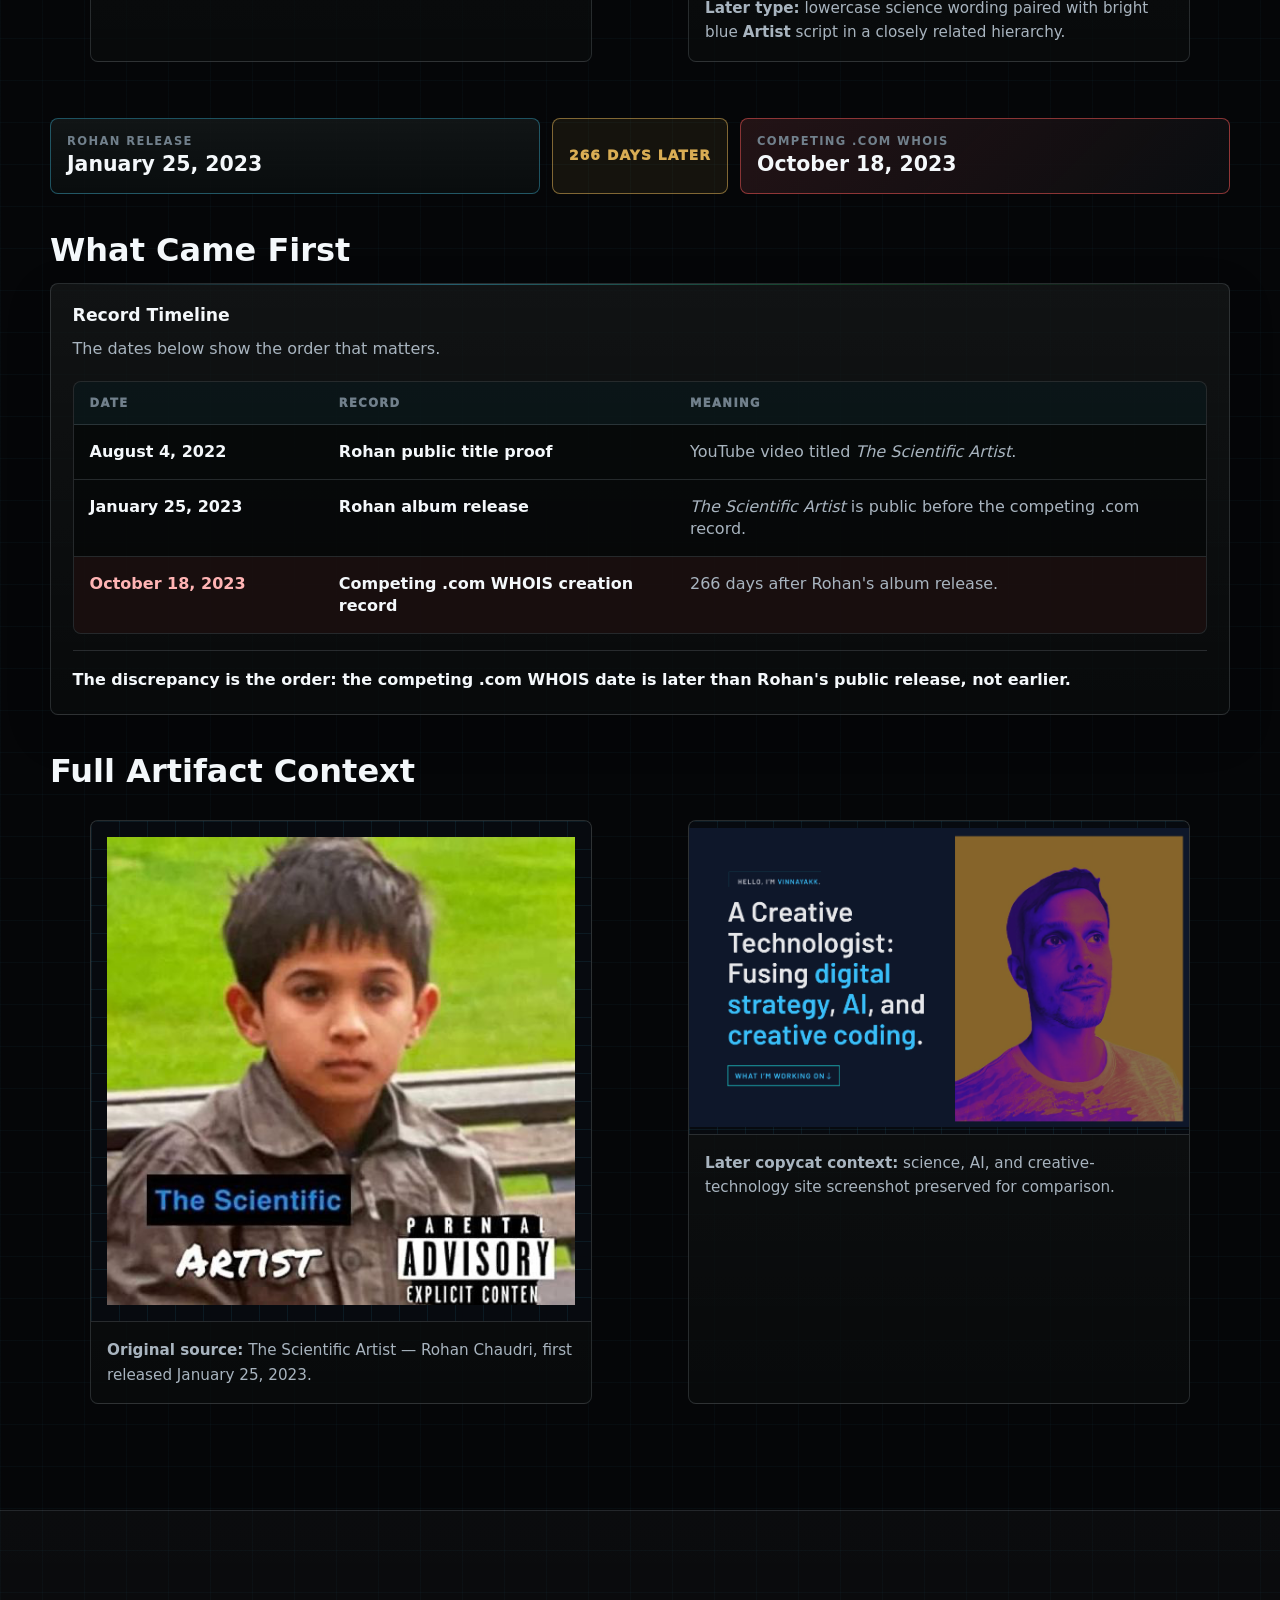
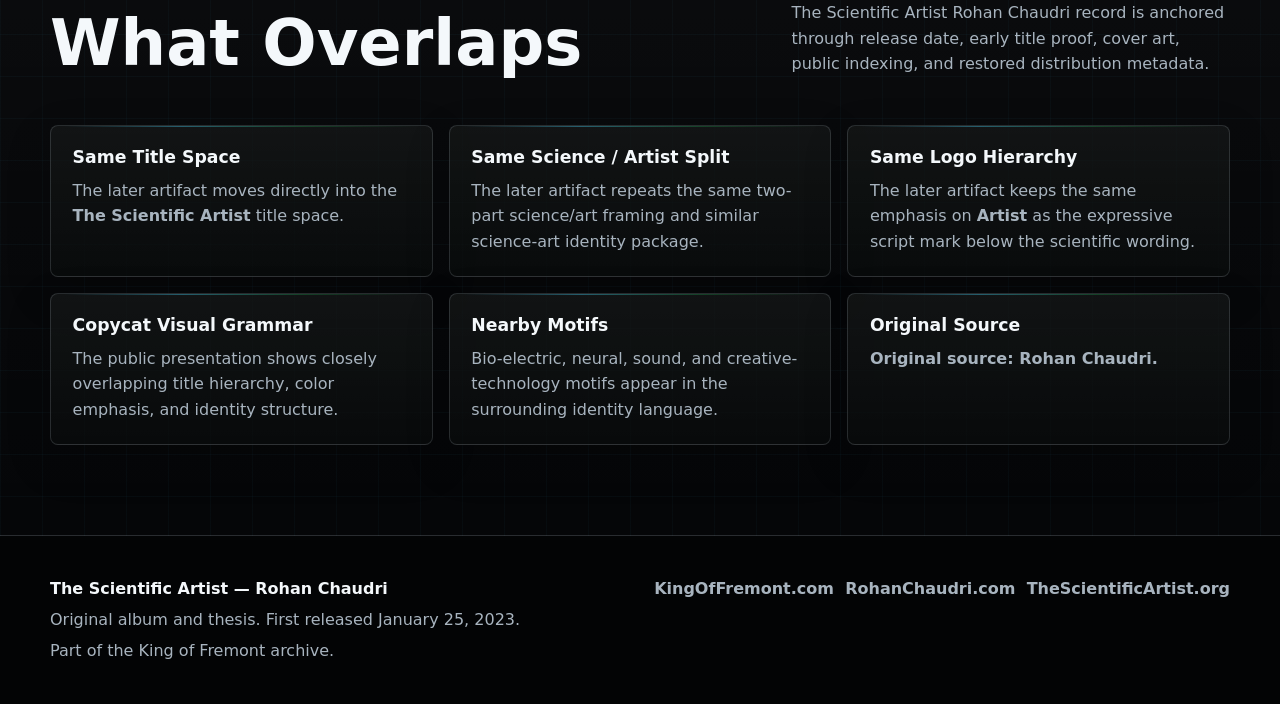
<file: copycat-exhibit/index.html>
<!doctype html>
<html lang="en">
  <head>
    <meta charset="utf-8">
    <meta name="viewport" content="width=device-width, initial-scale=1">
    <!-- Google tag (gtag.js) -->
    <script async src="https://www.googletagmanager.com/gtag/js?id=G-P9G4FFFDE5"></script>
    <script>
      window.dataLayer = window.dataLayer || [];
      function gtag(){dataLayer.push(arguments);}
      gtag('js', new Date());

      gtag('config', 'G-P9G4FFFDE5');
    </script>
    <title>Copycat Exhibit: The Scientific Artist | Rohan Chaudri</title>
    <meta name="description" content="A direct copycat evidence page documenting later title, logo, typography, visual overlap, and the October 18, 2023 WHOIS record for the competing .com domain after The Scientific Artist by Rohan Chaudri.">
    <link rel="canonical" href="https://thescientificartist.org/copycat-exhibit/">
    <meta property="og:type" content="article">
    <meta property="og:title" content="Copycat Exhibit: The Scientific Artist | Rohan Chaudri">
    <meta property="og:description" content="Copycat title, logo, visual grammar, and science-art identity overlap documented for The Scientific Artist.">
    <meta property="og:url" content="https://thescientificartist.org/copycat-exhibit/">
    <meta property="og:image" content="https://thescientificartist.org/assets/scientific-artist-cover.png">
    <meta name="twitter:card" content="summary_large_image">
    <meta name="twitter:title" content="Copycat Exhibit: The Scientific Artist | Rohan Chaudri">
    <meta name="twitter:description" content="Copycat logo and artifact comparison for The Scientific Artist by Rohan Chaudri.">
    <meta name="twitter:image" content="https://thescientificartist.org/assets/scientific-artist-cover.png">
    <link rel="icon" type="image/x-icon" href="/favicon.ico?v=20260616" sizes="any">
    <link rel="icon" type="image/png" sizes="512x512" href="/assets/favicon.png?v=20260616">
    <link rel="apple-touch-icon" sizes="180x180" href="/apple-touch-icon.png?v=20260616">
    <link rel="stylesheet" href="/assets/styles.css">
    <script type="application/ld+json">
      {
        "@context": "https://schema.org",
        "@type": "Article",
        "headline": "Copycat Exhibit: The Scientific Artist",
        "url": "https://thescientificartist.org/copycat-exhibit/",
        "about": ["The Scientific Artist", "Rohan Chaudri", "visual identity", "authorship archive", "THESCIENTIFICARTIST.COM"],
        "author": { "@type": "Person", "name": "Rohan Chaudri" },
        "mentions": {
          "@type": "WebSite",
          "name": "THESCIENTIFICARTIST.COM",
          "dateCreated": "2023-10-18T17:36:10Z"
        },
        "image": [
          "https://thescientificartist.org/assets/scientific-artist-cover.png",
          "https://thescientificartist.org/assets/rohan-scientific-artist-type.png",
          "https://thescientificartist.org/assets/later-overlap-type.png",
          "https://thescientificartist.org/assets/later-overlap-site-screenshot.png"
        ]
      }
    </script>
  </head>
  <body>
    <a class="skip-link" href="#main">Skip to content</a>
    <header class="site-header"><div class="nav-shell"><a class="brand" href="/" aria-label="The Scientific Artist home"><strong>The Scientific Artist</strong><span>Rohan Chaudri archive</span></a><button class="nav-toggle" type="button" aria-label="Toggle navigation" aria-expanded="false" data-nav-toggle><span></span></button><nav class="site-nav" aria-label="Primary navigation" data-site-nav><a href="/">Home</a><a href="/album/">Album</a><a href="/lyrics/">Lyrics</a><a href="/timeline/">Timeline</a><a href="/copycat-exhibit/" aria-current="page">Copycat Exhibit</a><a href="/evidence/">Evidence</a><a href="/about-rohan-chaudri/">About</a><a href="/links/">Links</a></nav></div></header>
    <main id="main">
      <section class="page-hero">
        <div class="page-hero-inner">
          <p class="eyebrow">Artifact comparison</p>
          <h1 class="page-title">Copycat Exhibit: The Scientific Artist</h1>
          <p class="lead">Rohan Chaudri released <strong>The Scientific Artist</strong> on <strong>January 25, 2023</strong> as an original album and artistic thesis.</p>
          <p class="lead">The competing <strong>.com</strong> domain's WHOIS creation record is <strong>October 18, 2023</strong>: <strong>266 days after</strong> Rohan's album release.</p>
        </div>
      </section>
      <section class="section">
        <div class="section-inner">
          <div class="section-header">
            <h2>Copycat Logo Evidence</h2>
            <p>The logo/type comparison is the strongest tell: scientific wording stacked with an <strong>Artist</strong> script mark, the same two-part identity idea, and the same title hierarchy after Rohan's release.</p>
          </div>
          <div class="comparison-grid">
            <figure class="comparison-panel">
              <div class="comparison-media type-sample"><img src="/assets/rohan-scientific-artist-type.png" alt="Original The Scientific Artist typography crop from Rohan Chaudri album cover showing blue scientific lettering and white artist script"></div>
              <figcaption><strong>Original type:</strong> blue "The Scientific" block lettering paired with white hand-style <strong>ARTIST</strong> script.</figcaption>
            </figure>
            <figure class="comparison-panel">
              <div class="comparison-media type-sample"><img src="/assets/later-overlap-type.png" alt="Later overlapping typography crop showing lowercase scientific lettering and blue Artist script"></div>
              <figcaption><strong>Later type:</strong> lowercase science wording paired with bright blue <strong>Artist</strong> script in a closely related hierarchy.</figcaption>
            </figure>
          </div>
          <div class="record-comparison-strip" aria-label="Record discrepancy summary">
            <div class="record-node">
              <span>Rohan release</span>
              <strong>January 25, 2023</strong>
            </div>
            <div class="record-gap">
              <span>266 days later</span>
            </div>
            <div class="record-node is-later">
              <span>Competing .com WHOIS</span>
              <strong>October 18, 2023</strong>
            </div>
          </div>
          <h3 class="comparison-subhead">What Came First</h3>
          <div class="doc-panel">
            <h3>Record Timeline</h3>
            <p>The dates below show the order that matters.</p>
            <div class="record-table-wrap">
              <table class="record-table">
                <thead>
                  <tr>
                    <th scope="col">Date</th>
                    <th scope="col">Record</th>
                    <th scope="col">Meaning</th>
                  </tr>
                </thead>
                <tbody>
                  <tr>
                    <td data-label="Date"><time datetime="2022-08-04">August 4, 2022</time></td>
                    <td data-label="Record"><strong>Rohan public title proof</strong></td>
                    <td data-label="Meaning">YouTube video titled <em>The Scientific Artist</em>.</td>
                  </tr>
                  <tr>
                    <td data-label="Date"><time datetime="2023-01-25">January 25, 2023</time></td>
                    <td data-label="Record"><strong>Rohan album release</strong></td>
                    <td data-label="Meaning"><em>The Scientific Artist</em> is public before the competing .com record.</td>
                  </tr>
                  <tr class="is-later">
                    <td data-label="Date"><time datetime="2023-10-18">October 18, 2023</time></td>
                    <td data-label="Record"><strong>Competing .com WHOIS creation record</strong></td>
                    <td data-label="Meaning">266 days after Rohan's album release.</td>
                  </tr>
                </tbody>
              </table>
            </div>
            <p class="sequence-callout">The discrepancy is the order: the competing .com WHOIS date is later than Rohan's public release, not earlier.</p>
          </div>
          <h3 class="comparison-subhead">Full Artifact Context</h3>
          <div class="comparison-grid">
            <figure class="comparison-panel">
              <div class="comparison-media wide"><img src="/assets/scientific-artist-cover.png" alt="Original The Scientific Artist album cover by Rohan Chaudri, first released January 25, 2023"></div>
              <figcaption><strong>Original source:</strong> The Scientific Artist &mdash; Rohan Chaudri, first released January 25, 2023.</figcaption>
            </figure>
            <figure class="comparison-panel">
              <div class="comparison-media wide flush"><img src="/assets/later-overlap-site-screenshot.png" alt="Later overlapping science, AI, and creative-technology website screenshot preserved for comparison"></div>
              <figcaption><strong>Later copycat context:</strong> science, AI, and creative-technology site screenshot preserved for comparison.</figcaption>
            </figure>
          </div>
        </div>
      </section>
      <section class="section alt">
        <div class="section-inner">
          <div class="section-header">
            <h2>What Overlaps</h2>
            <p>The Scientific Artist Rohan Chaudri record is anchored through release date, early title proof, cover art, public indexing, and restored distribution metadata.</p>
          </div>
          <div class="grid three">
            <article class="archive-card"><h3>Same Title Space</h3><p>The later artifact moves directly into the <strong>The Scientific Artist</strong> title space.</p></article>
            <article class="archive-card"><h3>Same Science / Artist Split</h3><p>The later artifact repeats the same two-part science/art framing and similar science-art identity package.</p></article>
            <article class="archive-card"><h3>Same Logo Hierarchy</h3><p>The later artifact keeps the same emphasis on <strong>Artist</strong> as the expressive script mark below the scientific wording.</p></article>
            <article class="archive-card"><h3>Copycat Visual Grammar</h3><p>The public presentation shows closely overlapping title hierarchy, color emphasis, and identity structure.</p></article>
            <article class="archive-card"><h3>Nearby Motifs</h3><p>Bio-electric, neural, sound, and creative-technology motifs appear in the surrounding identity language.</p></article>
            <article class="archive-card"><h3>Original Source</h3><p><strong>Original source: Rohan Chaudri.</strong></p></article>
          </div>
        </div>
      </section>
    </main>
    <footer class="site-footer"><div class="footer-inner"><div><strong>The Scientific Artist &mdash; Rohan Chaudri</strong><p>Original album and thesis. First released January 25, 2023.</p><p>Part of the King of Fremont archive.</p></div><nav class="footer-links" aria-label="Footer links"><a href="https://kingoffremont.com/">KingOfFremont.com</a><a href="https://rohanchaudri.com/">RohanChaudri.com</a><a href="https://thescientificartist.org/">TheScientificArtist.org</a></nav></div></footer>
    <script src="/assets/site.js"></script>
  </body>
</html>
</file>
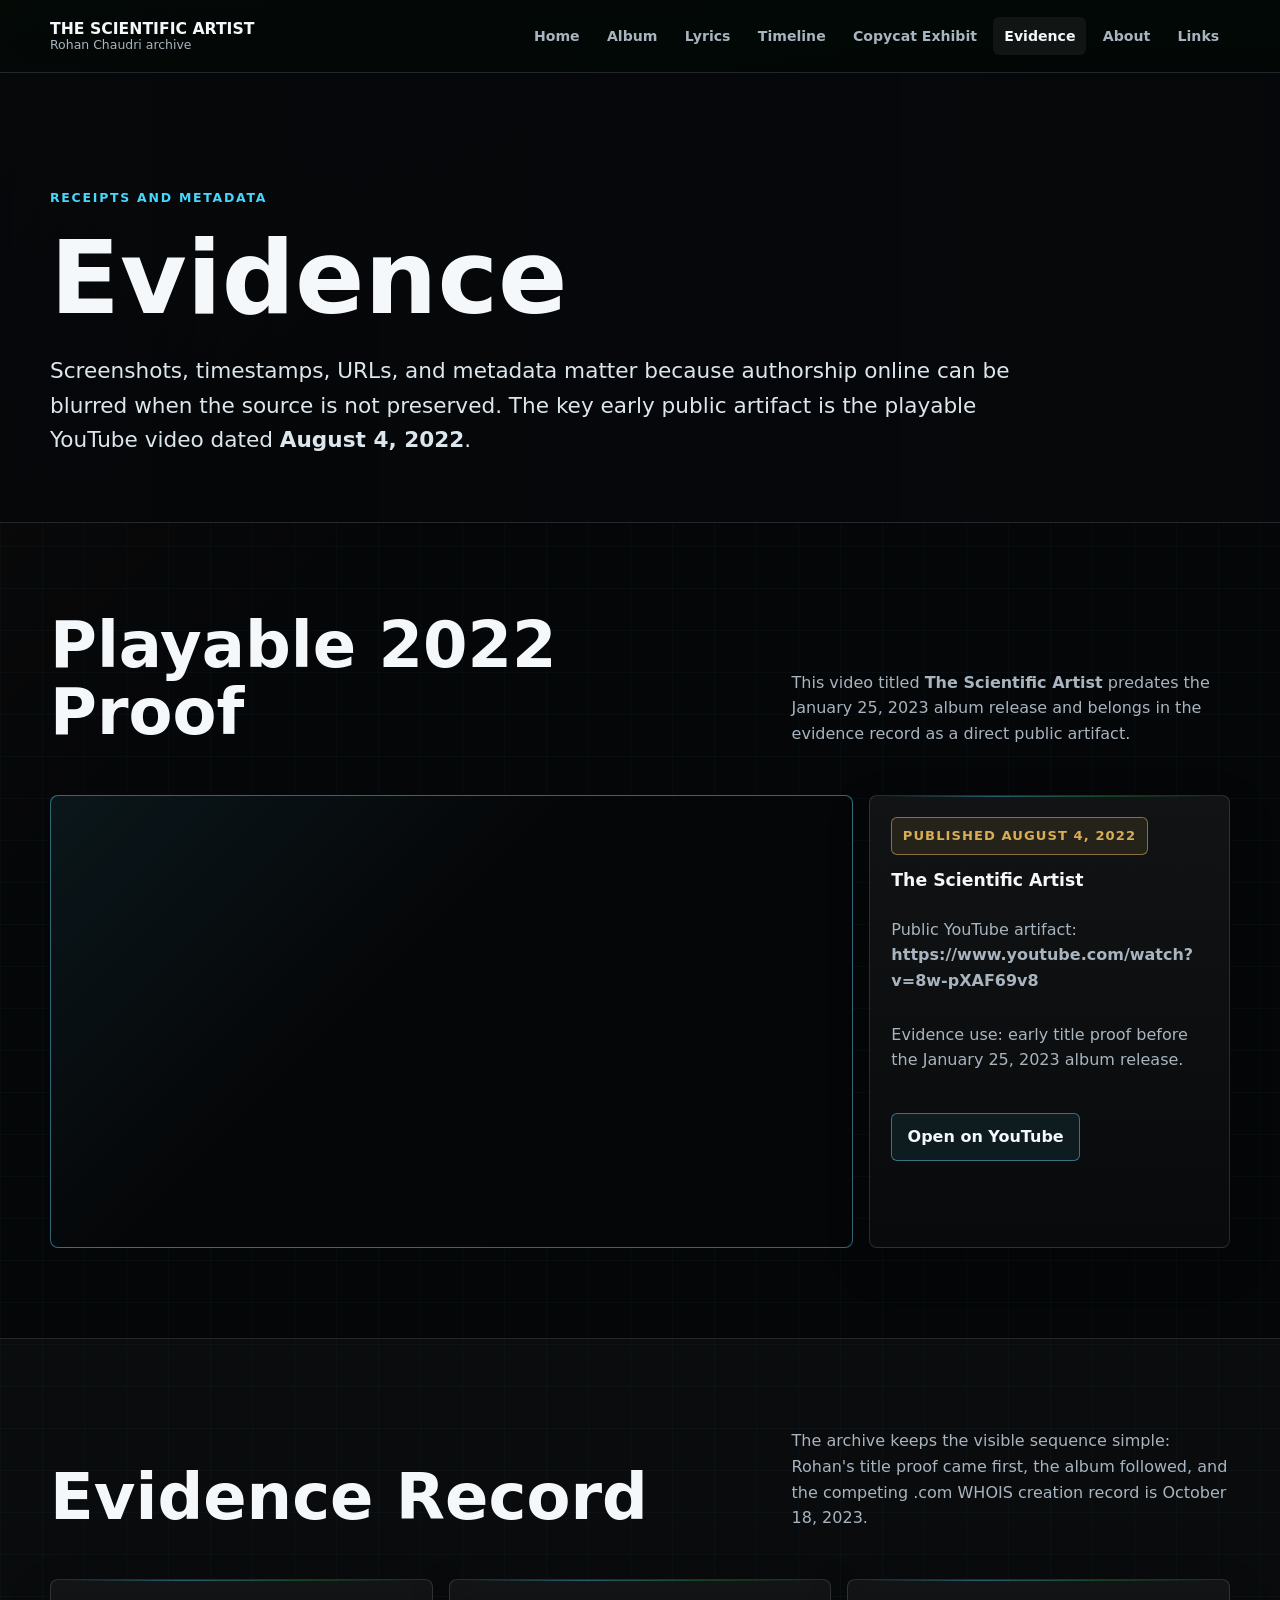
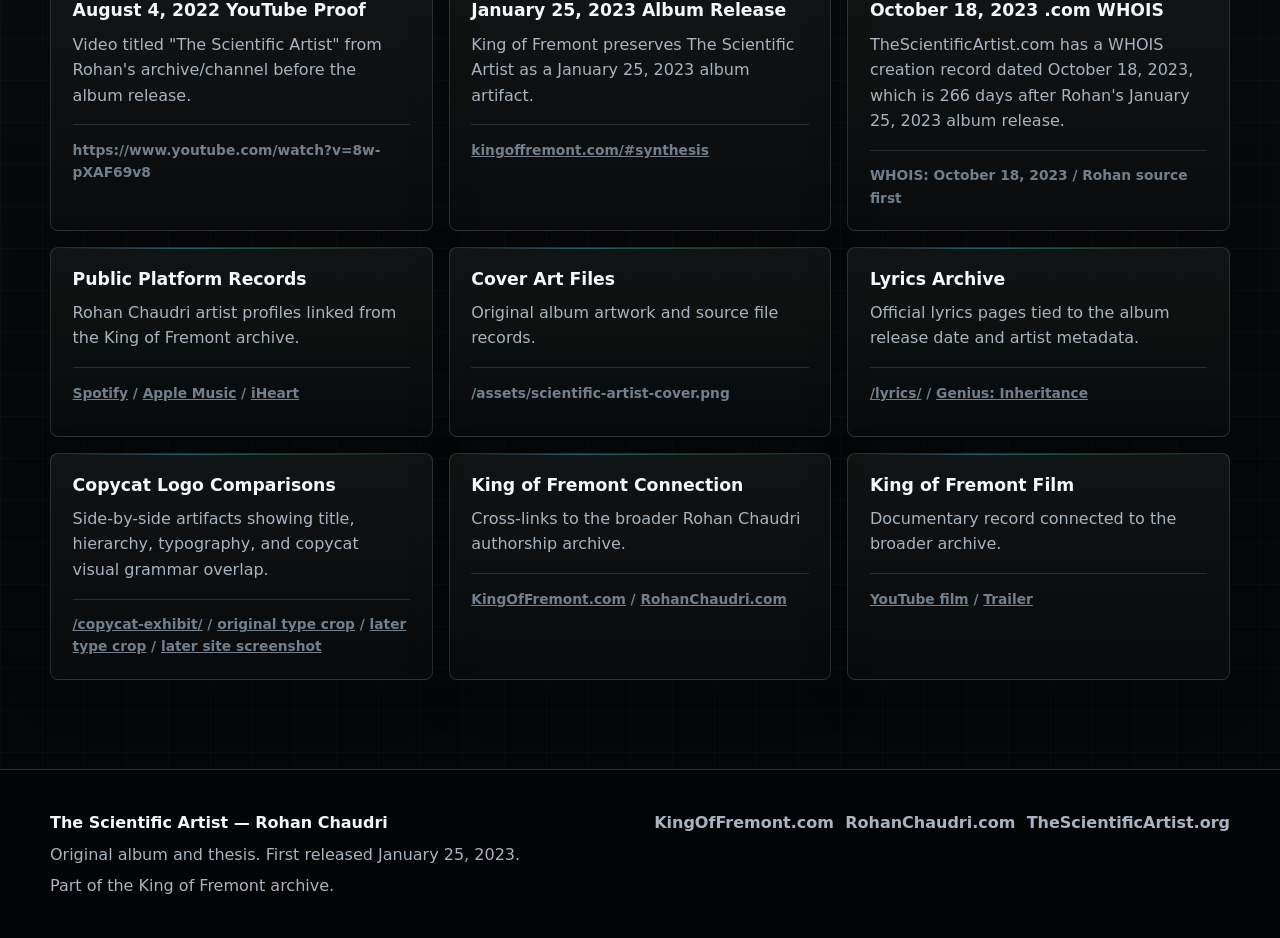
<file: evidence/index.html>
<!doctype html>
<html lang="en">
  <head>
    <meta charset="utf-8">
    <meta name="viewport" content="width=device-width, initial-scale=1">
    <!-- Google tag (gtag.js) -->
    <script async src="https://www.googletagmanager.com/gtag/js?id=G-P9G4FFFDE5"></script>
    <script>
      window.dataLayer = window.dataLayer || [];
      function gtag(){dataLayer.push(arguments);}
      gtag('js', new Date());

      gtag('config', 'G-P9G4FFFDE5');
    </script>
    <title>Evidence | The Scientific Artist | Rohan Chaudri</title>
    <meta name="description" content="Receipts, timestamps, URLs, metadata, screenshots, and public traces for The Scientific Artist by Rohan Chaudri, including the August 4, 2022 YouTube proof video and October 18, 2023 competing .com WHOIS record.">
    <link rel="canonical" href="https://thescientificartist.org/evidence/">
    <meta property="og:type" content="article">
    <meta property="og:title" content="Evidence | The Scientific Artist | Rohan Chaudri">
    <meta property="og:description" content="Evidence categories for The Scientific Artist by Rohan Chaudri: the August 4, 2022 YouTube proof video, release records, metadata, and screenshots.">
    <meta property="og:url" content="https://thescientificartist.org/evidence/">
    <meta property="og:image" content="https://thescientificartist.org/assets/scientific-artist-cover.png">
    <meta name="twitter:card" content="summary_large_image">
    <meta name="twitter:title" content="Evidence | The Scientific Artist | Rohan Chaudri">
    <meta name="twitter:description" content="Receipts and metadata for The Scientific Artist by Rohan Chaudri.">
    <meta name="twitter:image" content="https://thescientificartist.org/assets/scientific-artist-cover.png">
    <link rel="icon" type="image/x-icon" href="/favicon.ico?v=20260616" sizes="any">
    <link rel="icon" type="image/png" sizes="512x512" href="/assets/favicon.png?v=20260616">
    <link rel="apple-touch-icon" sizes="180x180" href="/apple-touch-icon.png?v=20260616">
    <link rel="stylesheet" href="/assets/styles.css">
    <script type="application/ld+json">
      {
        "@context": "https://schema.org",
        "@type": "WebPage",
        "name": "Evidence | The Scientific Artist",
        "url": "https://thescientificartist.org/evidence/",
        "about": ["The Scientific Artist", "Rohan Chaudri", "authorship evidence", "music metadata"],
        "author": { "@type": "Person", "name": "Rohan Chaudri" }
      }
    </script>
  </head>
  <body>
    <a class="skip-link" href="#main">Skip to content</a>
    <header class="site-header"><div class="nav-shell"><a class="brand" href="/" aria-label="The Scientific Artist home"><strong>The Scientific Artist</strong><span>Rohan Chaudri archive</span></a><button class="nav-toggle" type="button" aria-label="Toggle navigation" aria-expanded="false" data-nav-toggle><span></span></button><nav class="site-nav" aria-label="Primary navigation" data-site-nav><a href="/">Home</a><a href="/album/">Album</a><a href="/lyrics/">Lyrics</a><a href="/timeline/">Timeline</a><a href="/copycat-exhibit/">Copycat Exhibit</a><a href="/evidence/" aria-current="page">Evidence</a><a href="/about-rohan-chaudri/">About</a><a href="/links/">Links</a></nav></div></header>
    <main id="main">
      <section class="page-hero">
        <div class="page-hero-inner">
          <p class="eyebrow">Receipts and metadata</p>
          <h1 class="page-title">Evidence</h1>
          <p class="lead">Screenshots, timestamps, URLs, and metadata matter because authorship online can be blurred when the source is not preserved. The key early public artifact is the playable YouTube video dated <strong>August 4, 2022</strong>.</p>
        </div>
      </section>
      <section class="section">
        <div class="section-inner">
          <div class="section-header">
            <h2>Playable 2022 Proof</h2>
            <p>This video titled <strong>The Scientific Artist</strong> predates the January 25, 2023 album release and belongs in the evidence record as a direct public artifact.</p>
          </div>
          <div class="video-proof">
            <div class="video-frame">
              <iframe src="https://www.youtube.com/embed/8w-pXAF69v8" title="The Scientific Artist YouTube proof video, August 4, 2022" loading="eager" allow="accelerometer; autoplay; clipboard-write; encrypted-media; gyroscope; picture-in-picture; web-share" referrerpolicy="strict-origin-when-cross-origin" allowfullscreen></iframe>
            </div>
            <aside class="video-details doc-panel" aria-label="YouTube proof evidence">
              <span class="date-stamp">Published August 4, 2022</span>
              <h3>The Scientific Artist</h3>
              <p>Public YouTube artifact: <strong>https://www.youtube.com/watch?v=8w-pXAF69v8</strong></p>
              <p>Evidence use: early title proof before the January 25, 2023 album release.</p>
              <div class="button-row"><a class="button" href="https://www.youtube.com/watch?v=8w-pXAF69v8">Open on YouTube</a></div>
            </aside>
          </div>
        </div>
      </section>
      <section class="section alt">
        <div class="section-inner">
          <div class="section-header">
            <h2>Evidence Record</h2>
            <p>The archive keeps the visible sequence simple: Rohan's title proof came first, the album followed, and the competing .com WHOIS creation record is October 18, 2023.</p>
          </div>
          <div class="grid three">
            <article class="evidence-card"><h3>August 4, 2022 YouTube Proof</h3><p>Video titled "The Scientific Artist" from Rohan's archive/channel before the album release.</p><div class="slot">https://www.youtube.com/watch?v=8w-pXAF69v8</div></article>
            <article class="evidence-card"><h3>January 25, 2023 Album Release</h3><p>King of Fremont preserves The Scientific Artist as a January 25, 2023 album artifact.</p><div class="slot"><a href="https://kingoffremont.com/#synthesis">kingoffremont.com/#synthesis</a></div></article>
            <article class="evidence-card"><h3>October 18, 2023 .com WHOIS</h3><p>TheScientificArtist.com has a WHOIS creation record dated October 18, 2023, which is 266 days after Rohan's January 25, 2023 album release.</p><div class="slot">WHOIS: October 18, 2023 / Rohan source first</div></article>
            <article class="evidence-card"><h3>Public Platform Records</h3><p>Rohan Chaudri artist profiles linked from the King of Fremont archive.</p><div class="slot"><a href="https://open.spotify.com/artist/6BbYjHwyt8LZ6wft4DPXxs">Spotify</a> / <a href="https://music.apple.com/us/artist/rohan-chaudri/1668192870">Apple Music</a> / <a href="https://www.iheart.com/artist/rohan-chaudri-39639522/">iHeart</a></div></article>
            <article class="evidence-card"><h3>Cover Art Files</h3><p>Original album artwork and source file records.</p><div class="slot">/assets/scientific-artist-cover.png</div></article>
            <article class="evidence-card"><h3>Lyrics Archive</h3><p>Official lyrics pages tied to the album release date and artist metadata.</p><div class="slot"><a href="/lyrics/">/lyrics/</a> / <a href="https://genius.com/Rohan-chaudri-inheritance-lyrics">Genius: Inheritance</a></div></article>
            <article class="evidence-card"><h3>Copycat Logo Comparisons</h3><p>Side-by-side artifacts showing title, hierarchy, typography, and copycat visual grammar overlap.</p><div class="slot"><a href="/copycat-exhibit/">/copycat-exhibit/</a> / <a href="/assets/rohan-scientific-artist-type.png">original type crop</a> / <a href="/assets/later-overlap-type.png">later type crop</a> / <a href="/assets/later-overlap-site-screenshot.png">later site screenshot</a></div></article>
            <article class="evidence-card"><h3>King of Fremont Connection</h3><p>Cross-links to the broader Rohan Chaudri authorship archive.</p><div class="slot"><a href="https://kingoffremont.com/">KingOfFremont.com</a> / <a href="https://rohanchaudri.com/">RohanChaudri.com</a></div></article>
            <article class="evidence-card"><h3>King of Fremont Film</h3><p>Documentary record connected to the broader archive.</p><div class="slot"><a href="https://www.youtube.com/watch?v=QK6am6Mp2LU">YouTube film</a> / <a href="https://drive.google.com/file/d/1YV_8TtAcWROCLtHRZtUEKVp_FInkiQQH/view?usp=sharing">Trailer</a></div></article>
          </div>
        </div>
      </section>
    </main>
    <footer class="site-footer"><div class="footer-inner"><div><strong>The Scientific Artist &mdash; Rohan Chaudri</strong><p>Original album and thesis. First released January 25, 2023.</p><p>Part of the King of Fremont archive.</p></div><nav class="footer-links" aria-label="Footer links"><a href="https://kingoffremont.com/">KingOfFremont.com</a><a href="https://rohanchaudri.com/">RohanChaudri.com</a><a href="https://thescientificartist.org/">TheScientificArtist.org</a></nav></div></footer>
    <script src="/assets/site.js"></script>
  </body>
</html>
</file>
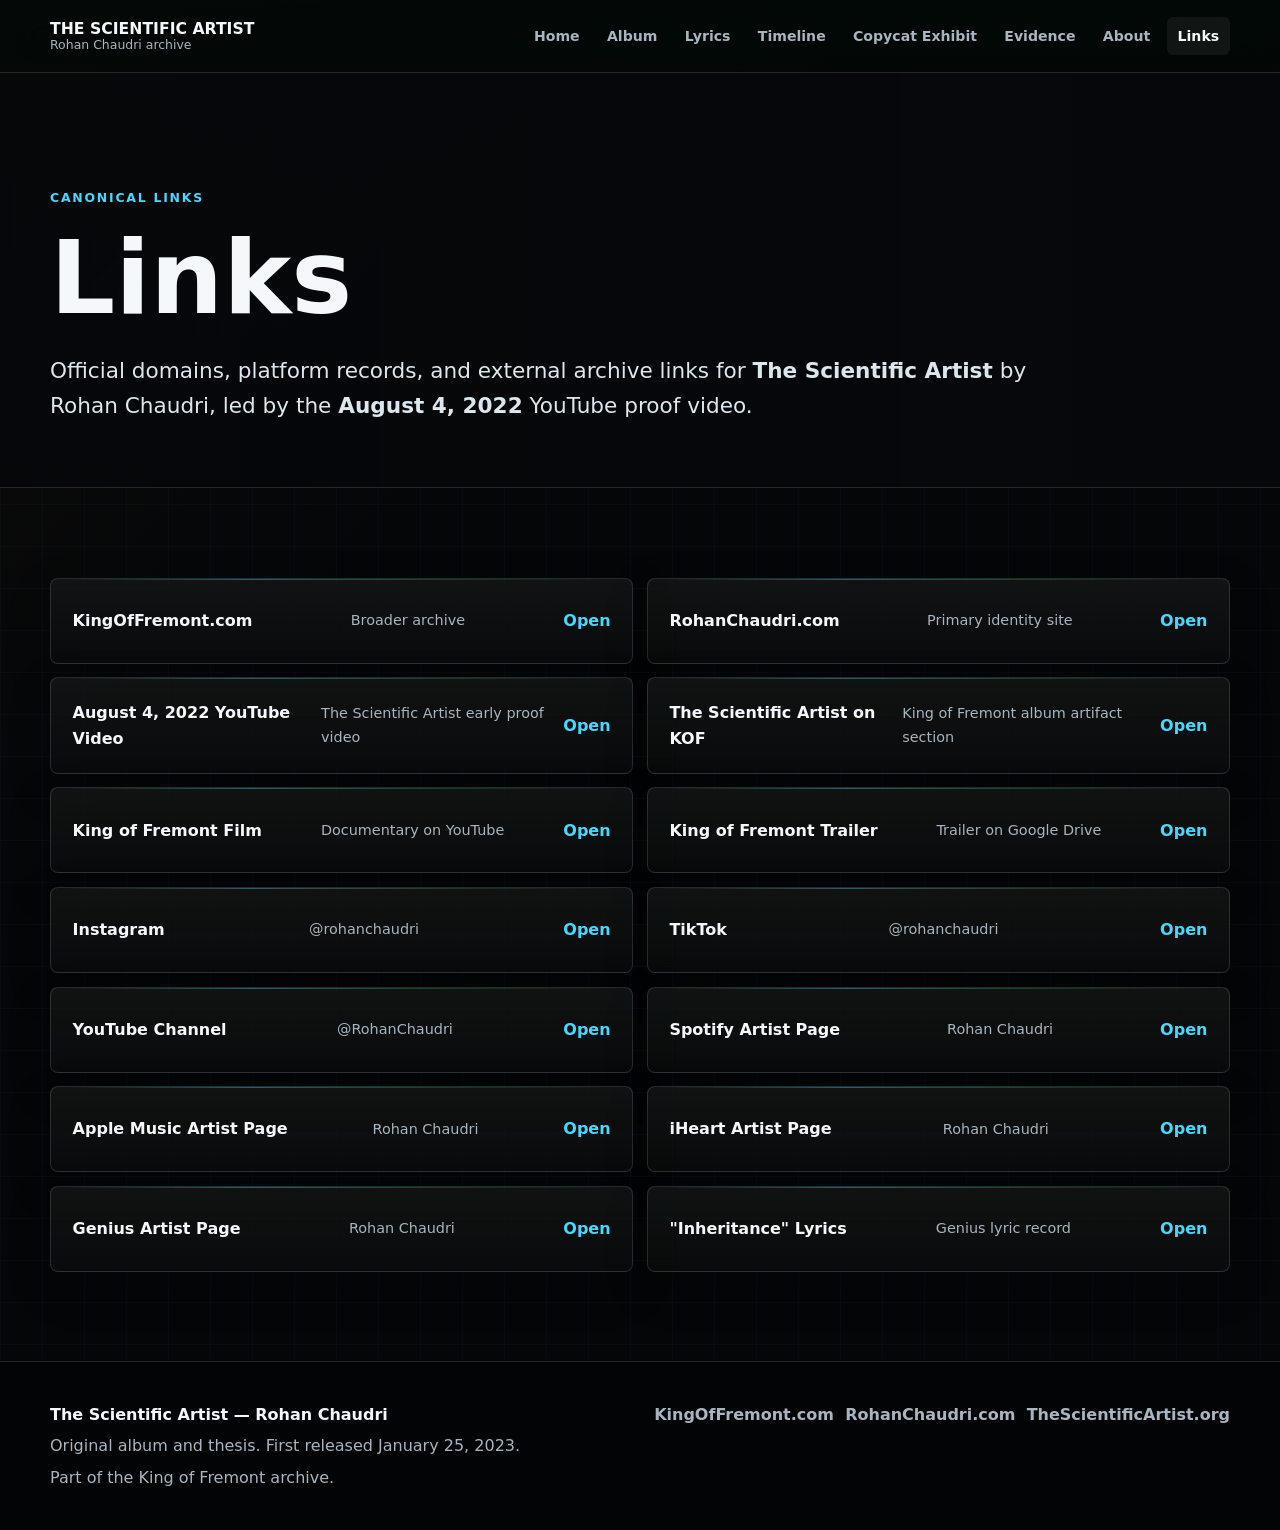
<file: links/index.html>
<!doctype html>
<html lang="en">
  <head>
    <meta charset="utf-8">
    <meta name="viewport" content="width=device-width, initial-scale=1">
    <!-- Google tag (gtag.js) -->
    <script async src="https://www.googletagmanager.com/gtag/js?id=G-P9G4FFFDE5"></script>
    <script>
      window.dataLayer = window.dataLayer || [];
      function gtag(){dataLayer.push(arguments);}
      gtag('js', new Date());

      gtag('config', 'G-P9G4FFFDE5');
    </script>
    <title>Links | The Scientific Artist | Rohan Chaudri</title>
    <meta name="description" content="Official links for The Scientific Artist by Rohan Chaudri, including the August 4, 2022 YouTube proof video, KingOfFremont.com, RohanChaudri.com, Instagram, TikTok, YouTube, Spotify, Apple Music, iHeart, Genius, and the King of Fremont film.">
    <link rel="canonical" href="https://thescientificartist.org/links/">
    <meta property="og:type" content="website">
    <meta property="og:title" content="Links | The Scientific Artist | Rohan Chaudri">
    <meta property="og:description" content="Official links and public platform records for The Scientific Artist by Rohan Chaudri.">
    <meta property="og:url" content="https://thescientificartist.org/links/">
    <meta property="og:image" content="https://thescientificartist.org/assets/scientific-artist-cover.png">
    <meta name="twitter:card" content="summary_large_image">
    <meta name="twitter:title" content="Links | The Scientific Artist | Rohan Chaudri">
    <meta name="twitter:description" content="Official links and public platform records for The Scientific Artist.">
    <meta name="twitter:image" content="https://thescientificartist.org/assets/scientific-artist-cover.png">
    <link rel="icon" type="image/x-icon" href="/favicon.ico?v=20260616" sizes="any">
    <link rel="icon" type="image/png" sizes="512x512" href="/assets/favicon.png?v=20260616">
    <link rel="apple-touch-icon" sizes="180x180" href="/apple-touch-icon.png?v=20260616">
    <link rel="stylesheet" href="/assets/styles.css">
    <script type="application/ld+json">
      {
        "@context": "https://schema.org",
        "@type": "CollectionPage",
        "name": "Links | The Scientific Artist",
        "url": "https://thescientificartist.org/links/",
        "about": {
          "@type": "Person",
          "name": "Rohan Chaudri",
          "sameAs": [
            "https://kingoffremont.com/",
            "https://rohanchaudri.com/",
            "https://www.instagram.com/rohanchaudri/",
            "https://www.tiktok.com/@rohanchaudri",
            "https://www.youtube.com/@RohanChaudri",
            "https://open.spotify.com/artist/6BbYjHwyt8LZ6wft4DPXxs",
            "https://music.apple.com/us/artist/rohan-chaudri/1668192870",
            "https://www.iheart.com/artist/rohan-chaudri-39639522/",
            "https://genius.com/artists/Rohan-chaudri"
          ]
        },
        "hasPart": [
          { "@type": "WebPage", "name": "King of Fremont", "url": "https://kingoffremont.com/" },
          { "@type": "WebPage", "name": "Rohan Chaudri", "url": "https://rohanchaudri.com/" },
          { "@type": "VideoObject", "name": "The Scientific Artist", "url": "https://www.youtube.com/watch?v=8w-pXAF69v8", "uploadDate": "2022-08-04" },
          { "@type": "Movie", "name": "King of Fremont", "url": "https://www.youtube.com/watch?v=QK6am6Mp2LU" }
        ]
      }
    </script>
  </head>
  <body>
    <a class="skip-link" href="#main">Skip to content</a>
    <header class="site-header"><div class="nav-shell"><a class="brand" href="/" aria-label="The Scientific Artist home"><strong>The Scientific Artist</strong><span>Rohan Chaudri archive</span></a><button class="nav-toggle" type="button" aria-label="Toggle navigation" aria-expanded="false" data-nav-toggle><span></span></button><nav class="site-nav" aria-label="Primary navigation" data-site-nav><a href="/">Home</a><a href="/album/">Album</a><a href="/lyrics/">Lyrics</a><a href="/timeline/">Timeline</a><a href="/copycat-exhibit/">Copycat Exhibit</a><a href="/evidence/">Evidence</a><a href="/about-rohan-chaudri/">About</a><a href="/links/" aria-current="page">Links</a></nav></div></header>
    <main id="main">
      <section class="page-hero">
        <div class="page-hero-inner">
          <p class="eyebrow">Canonical links</p>
          <h1 class="page-title">Links</h1>
          <p class="lead">Official domains, platform records, and external archive links for <strong>The Scientific Artist</strong> by Rohan Chaudri, led by the <strong>August 4, 2022</strong> YouTube proof video.</p>
        </div>
      </section>
      <section class="section">
        <div class="section-inner">
          <div class="links-list">
            <a class="link-card" href="https://kingoffremont.com/"><strong>KingOfFremont.com</strong><span>Broader archive</span><b class="link-arrow">Open</b></a>
            <a class="link-card" href="https://rohanchaudri.com/"><strong>RohanChaudri.com</strong><span>Primary identity site</span><b class="link-arrow">Open</b></a>
            <a class="link-card" href="https://www.youtube.com/watch?v=8w-pXAF69v8"><strong>August 4, 2022 YouTube Video</strong><span>The Scientific Artist early proof video</span><b class="link-arrow">Open</b></a>
            <a class="link-card" href="https://kingoffremont.com/#synthesis"><strong>The Scientific Artist on KOF</strong><span>King of Fremont album artifact section</span><b class="link-arrow">Open</b></a>
            <a class="link-card" href="https://www.youtube.com/watch?v=QK6am6Mp2LU"><strong>King of Fremont Film</strong><span>Documentary on YouTube</span><b class="link-arrow">Open</b></a>
            <a class="link-card" href="https://drive.google.com/file/d/1YV_8TtAcWROCLtHRZtUEKVp_FInkiQQH/view?usp=sharing"><strong>King of Fremont Trailer</strong><span>Trailer on Google Drive</span><b class="link-arrow">Open</b></a>
            <a class="link-card" href="https://www.instagram.com/rohanchaudri/"><strong>Instagram</strong><span>@rohanchaudri</span><b class="link-arrow">Open</b></a>
            <a class="link-card" href="https://www.tiktok.com/@rohanchaudri"><strong>TikTok</strong><span>@rohanchaudri</span><b class="link-arrow">Open</b></a>
            <a class="link-card" href="https://www.youtube.com/@RohanChaudri"><strong>YouTube Channel</strong><span>@RohanChaudri</span><b class="link-arrow">Open</b></a>
            <a class="link-card" href="https://open.spotify.com/artist/6BbYjHwyt8LZ6wft4DPXxs"><strong>Spotify Artist Page</strong><span>Rohan Chaudri</span><b class="link-arrow">Open</b></a>
            <a class="link-card" href="https://music.apple.com/us/artist/rohan-chaudri/1668192870"><strong>Apple Music Artist Page</strong><span>Rohan Chaudri</span><b class="link-arrow">Open</b></a>
            <a class="link-card" href="https://www.iheart.com/artist/rohan-chaudri-39639522/"><strong>iHeart Artist Page</strong><span>Rohan Chaudri</span><b class="link-arrow">Open</b></a>
            <a class="link-card" href="https://genius.com/artists/Rohan-chaudri"><strong>Genius Artist Page</strong><span>Rohan Chaudri</span><b class="link-arrow">Open</b></a>
            <a class="link-card" href="https://genius.com/Rohan-chaudri-inheritance-lyrics"><strong>"Inheritance" Lyrics</strong><span>Genius lyric record</span><b class="link-arrow">Open</b></a>
          </div>
        </div>
      </section>
    </main>
    <footer class="site-footer"><div class="footer-inner"><div><strong>The Scientific Artist &mdash; Rohan Chaudri</strong><p>Original album and thesis. First released January 25, 2023.</p><p>Part of the King of Fremont archive.</p></div><nav class="footer-links" aria-label="Footer links"><a href="https://kingoffremont.com/">KingOfFremont.com</a><a href="https://rohanchaudri.com/">RohanChaudri.com</a><a href="https://thescientificartist.org/">TheScientificArtist.org</a></nav></div></footer>
    <script src="/assets/site.js"></script>
  </body>
</html>
</file>
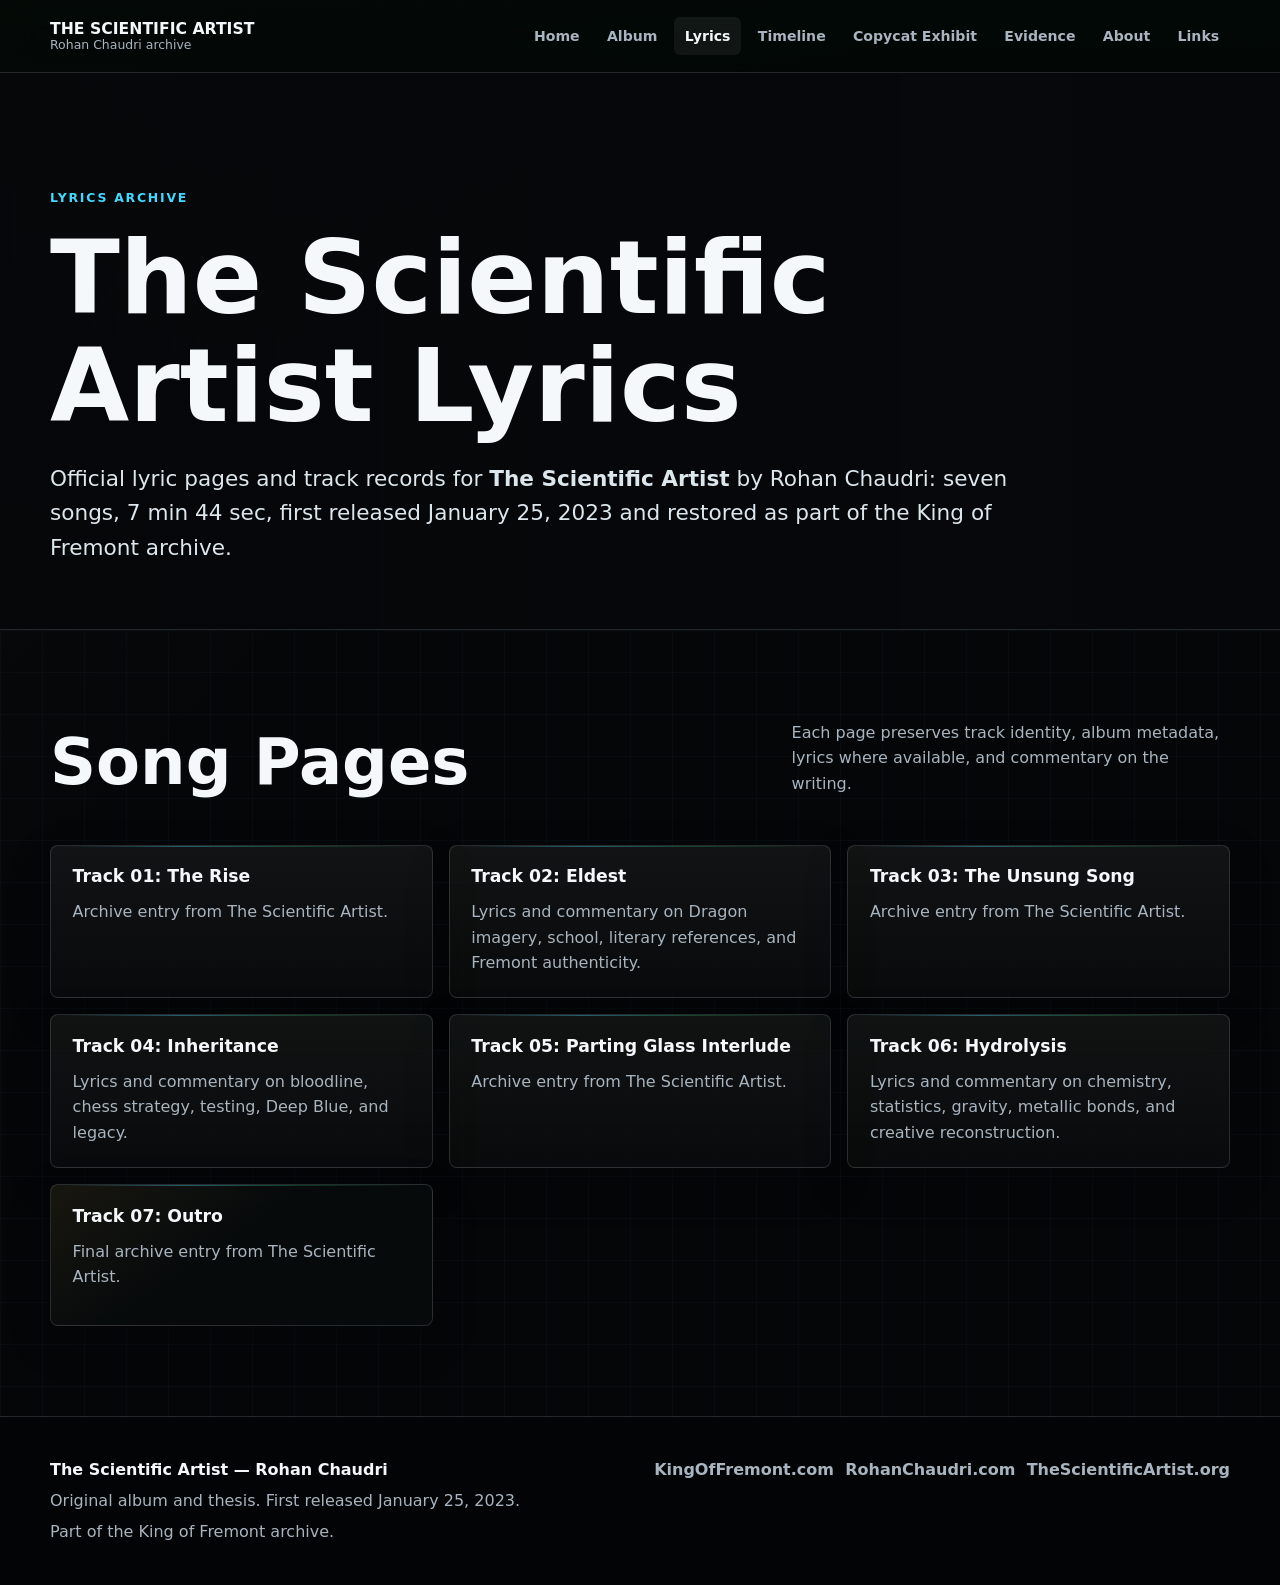
<file: lyrics/index.html>
<!doctype html>
<html lang="en">
  <head>
    <meta charset="utf-8">
    <meta name="viewport" content="width=device-width, initial-scale=1">
    <!-- Google tag (gtag.js) -->
    <script async src="https://www.googletagmanager.com/gtag/js?id=G-P9G4FFFDE5"></script>
    <script>
      window.dataLayer = window.dataLayer || [];
      function gtag(){dataLayer.push(arguments);}
      gtag('js', new Date());

      gtag('config', 'G-P9G4FFFDE5');
    </script>
    <title>The Scientific Artist Lyrics | Rohan Chaudri</title>
    <meta name="description" content="Official lyrics and track archive for The Scientific Artist by Rohan Chaudri, the original album and thesis first released January 25, 2023.">
    <link rel="canonical" href="https://thescientificartist.org/lyrics/">
    <meta property="og:type" content="website">
    <meta property="og:title" content="The Scientific Artist Lyrics | Rohan Chaudri">
    <meta property="og:description" content="Official lyric pages for The Scientific Artist by Rohan Chaudri.">
    <meta property="og:url" content="https://thescientificartist.org/lyrics/">
    <meta property="og:image" content="https://thescientificartist.org/assets/scientific-artist-cover.png">
    <meta name="twitter:card" content="summary_large_image">
    <meta name="twitter:title" content="The Scientific Artist Lyrics | Rohan Chaudri">
    <meta name="twitter:description" content="Official lyric pages for The Scientific Artist by Rohan Chaudri.">
    <meta name="twitter:image" content="https://thescientificartist.org/assets/scientific-artist-cover.png">
    <link rel="icon" type="image/x-icon" href="/favicon.ico?v=20260616" sizes="any">
    <link rel="icon" type="image/png" sizes="512x512" href="/assets/favicon.png?v=20260616">
    <link rel="apple-touch-icon" sizes="180x180" href="/apple-touch-icon.png?v=20260616">
    <link rel="stylesheet" href="/assets/styles.css">
    <script type="application/ld+json">
      {
        "@context": "https://schema.org",
        "@type": "CollectionPage",
        "name": "The Scientific Artist Lyrics",
        "url": "https://thescientificartist.org/lyrics/",
        "about": {
          "@type": "MusicAlbum",
          "name": "The Scientific Artist",
          "byArtist": { "@type": "Person", "name": "Rohan Chaudri" },
          "datePublished": "2023-01-25"
        }
      }
    </script>
  </head>
  <body>
    <a class="skip-link" href="#main">Skip to content</a>
    <header class="site-header">
      <div class="nav-shell">
        <a class="brand" href="/" aria-label="The Scientific Artist home"><strong>The Scientific Artist</strong><span>Rohan Chaudri archive</span></a>
        <button class="nav-toggle" type="button" aria-label="Toggle navigation" aria-expanded="false" data-nav-toggle><span></span></button>
        <nav class="site-nav" aria-label="Primary navigation" data-site-nav>
          <a href="/">Home</a>
          <a href="/album/">Album</a>
          <a href="/lyrics/" aria-current="page">Lyrics</a>
          <a href="/timeline/">Timeline</a>
          <a href="/copycat-exhibit/">Copycat Exhibit</a>
          <a href="/evidence/">Evidence</a>
          <a href="/about-rohan-chaudri/">About</a>
          <a href="/links/">Links</a>
        </nav>
      </div>
    </header>
    <main id="main">
      <section class="page-hero">
        <div class="page-hero-inner">
          <p class="eyebrow">Lyrics archive</p>
          <h1 class="page-title">The Scientific Artist Lyrics</h1>
          <p class="lead">Official lyric pages and track records for <strong>The Scientific Artist</strong> by Rohan Chaudri: seven songs, 7 min 44 sec, first released January 25, 2023 and restored as part of the King of Fremont archive.</p>
        </div>
      </section>
      <section class="section">
        <div class="section-inner">
          <div class="section-header">
            <h2>Song Pages</h2>
            <p>Each page preserves track identity, album metadata, lyrics where available, and commentary on the writing.</p>
          </div>
          <div class="grid three">
            <a class="lyric-card" href="/lyrics/track-01/"><h3>Track 01: The Rise</h3><p>Archive entry from The Scientific Artist.</p></a>
            <a class="lyric-card" href="/lyrics/track-02/"><h3>Track 02: Eldest</h3><p>Lyrics and commentary on Dragon imagery, school, literary references, and Fremont authenticity.</p></a>
            <a class="lyric-card" href="/lyrics/track-03/"><h3>Track 03: The Unsung Song</h3><p>Archive entry from The Scientific Artist.</p></a>
            <a class="lyric-card" href="/lyrics/track-04/"><h3>Track 04: Inheritance</h3><p>Lyrics and commentary on bloodline, chess strategy, testing, Deep Blue, and legacy.</p></a>
            <a class="lyric-card" href="/lyrics/track-05/"><h3>Track 05: Parting Glass Interlude</h3><p>Archive entry from The Scientific Artist.</p></a>
            <a class="lyric-card" href="/lyrics/track-06/"><h3>Track 06: Hydrolysis</h3><p>Lyrics and commentary on chemistry, statistics, gravity, metallic bonds, and creative reconstruction.</p></a>
            <a class="lyric-card is-final" href="/lyrics/track-07/"><h3>Track 07: Outro</h3><p>Final archive entry from The Scientific Artist.</p></a>
          </div>
        </div>
      </section>
    </main>
    <footer class="site-footer">
      <div class="footer-inner">
        <div><strong>The Scientific Artist &mdash; Rohan Chaudri</strong><p>Original album and thesis. First released January 25, 2023.</p><p>Part of the King of Fremont archive.</p></div>
        <nav class="footer-links" aria-label="Footer links"><a href="https://kingoffremont.com/">KingOfFremont.com</a><a href="https://rohanchaudri.com/">RohanChaudri.com</a><a href="https://thescientificartist.org/">TheScientificArtist.org</a></nav>
      </div>
    </footer>
    <script src="/assets/site.js"></script>
  </body>
</html>
</file>
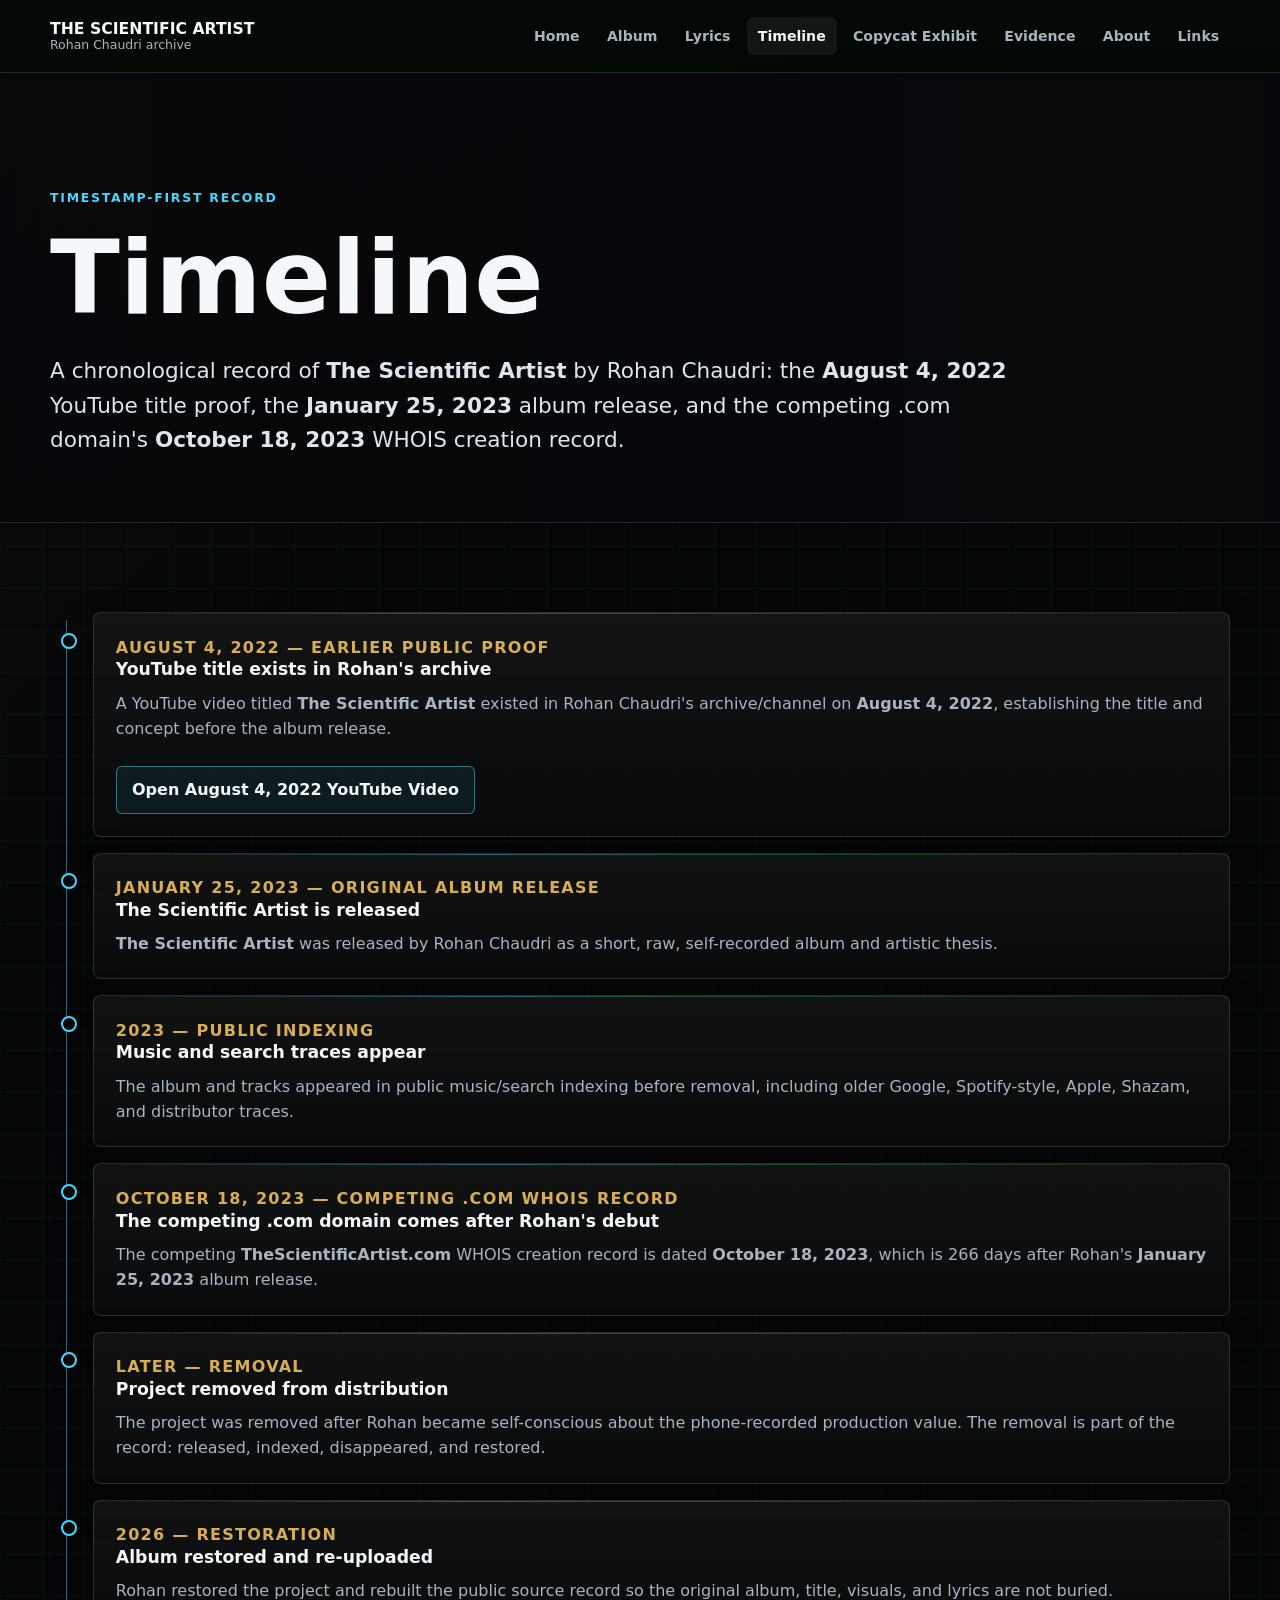
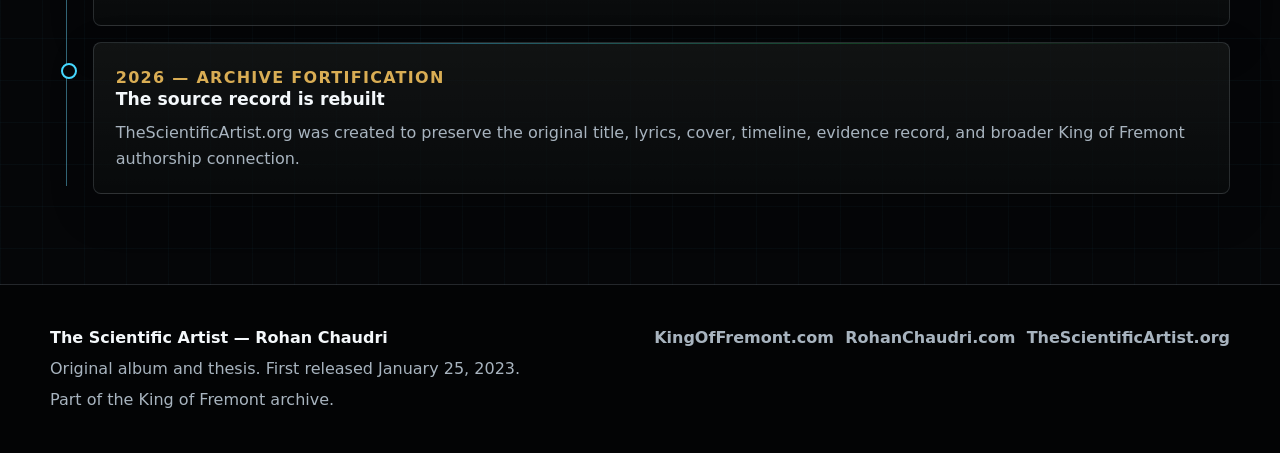
<file: timeline/index.html>
<!doctype html>
<html lang="en">
  <head>
    <meta charset="utf-8">
    <meta name="viewport" content="width=device-width, initial-scale=1">
    <!-- Google tag (gtag.js) -->
    <script async src="https://www.googletagmanager.com/gtag/js?id=G-P9G4FFFDE5"></script>
    <script>
      window.dataLayer = window.dataLayer || [];
      function gtag(){dataLayer.push(arguments);}
      gtag('js', new Date());

      gtag('config', 'G-P9G4FFFDE5');
    </script>
    <title>Timeline | The Scientific Artist | Rohan Chaudri</title>
    <meta name="description" content="A timestamp-first timeline for The Scientific Artist by Rohan Chaudri, from the August 4, 2022 YouTube proof video and January 25, 2023 album release to the October 18, 2023 competing .com WHOIS record.">
    <link rel="canonical" href="https://thescientificartist.org/timeline/">
    <meta property="og:type" content="article">
    <meta property="og:title" content="Timeline | The Scientific Artist | Rohan Chaudri">
    <meta property="og:description" content="The source timeline for The Scientific Artist by Rohan Chaudri.">
    <meta property="og:url" content="https://thescientificartist.org/timeline/">
    <meta property="og:image" content="https://thescientificartist.org/assets/scientific-artist-cover.png">
    <meta name="twitter:card" content="summary_large_image">
    <meta name="twitter:title" content="Timeline | The Scientific Artist | Rohan Chaudri">
    <meta name="twitter:description" content="The source timeline for The Scientific Artist by Rohan Chaudri.">
    <meta name="twitter:image" content="https://thescientificartist.org/assets/scientific-artist-cover.png">
    <link rel="icon" type="image/x-icon" href="/favicon.ico?v=20260616" sizes="any">
    <link rel="icon" type="image/png" sizes="512x512" href="/assets/favicon.png?v=20260616">
    <link rel="apple-touch-icon" sizes="180x180" href="/apple-touch-icon.png?v=20260616">
    <link rel="stylesheet" href="/assets/styles.css">
    <script type="application/ld+json">
      {
        "@context": "https://schema.org",
        "@type": "Article",
        "headline": "Timeline: The Scientific Artist",
        "url": "https://thescientificartist.org/timeline/",
        "about": ["The Scientific Artist", "Rohan Chaudri", "authorship archive"],
        "author": { "@type": "Person", "name": "Rohan Chaudri" },
        "image": "https://thescientificartist.org/assets/scientific-artist-cover.png"
      }
    </script>
  </head>
  <body>
    <a class="skip-link" href="#main">Skip to content</a>
    <header class="site-header"><div class="nav-shell"><a class="brand" href="/" aria-label="The Scientific Artist home"><strong>The Scientific Artist</strong><span>Rohan Chaudri archive</span></a><button class="nav-toggle" type="button" aria-label="Toggle navigation" aria-expanded="false" data-nav-toggle><span></span></button><nav class="site-nav" aria-label="Primary navigation" data-site-nav><a href="/">Home</a><a href="/album/">Album</a><a href="/lyrics/">Lyrics</a><a href="/timeline/" aria-current="page">Timeline</a><a href="/copycat-exhibit/">Copycat Exhibit</a><a href="/evidence/">Evidence</a><a href="/about-rohan-chaudri/">About</a><a href="/links/">Links</a></nav></div></header>
    <main id="main">
      <section class="page-hero">
        <div class="page-hero-inner">
          <p class="eyebrow">Timestamp-first record</p>
          <h1 class="page-title">Timeline</h1>
          <p class="lead">A chronological record of <strong>The Scientific Artist</strong> by Rohan Chaudri: the <strong>August 4, 2022</strong> YouTube title proof, the <strong>January 25, 2023</strong> album release, and the competing .com domain's <strong>October 18, 2023</strong> WHOIS creation record.</p>
        </div>
      </section>
      <section class="section">
        <div class="section-inner">
          <div class="timeline">
            <article class="timeline-item">
              <time datetime="2022-08-04">August 4, 2022 &mdash; Earlier Public Proof</time>
              <h3>YouTube title exists in Rohan's archive</h3>
              <p>A YouTube video titled <strong>The Scientific Artist</strong> existed in Rohan Chaudri's archive/channel on <strong>August 4, 2022</strong>, establishing the title and concept before the album release.</p>
              <div class="button-row"><a class="button" href="https://www.youtube.com/watch?v=8w-pXAF69v8">Open August 4, 2022 YouTube Video</a></div>
            </article>
            <article class="timeline-item">
              <time datetime="2023-01-25">January 25, 2023 &mdash; Original Album Release</time>
              <h3>The Scientific Artist is released</h3>
              <p><strong>The Scientific Artist</strong> was released by Rohan Chaudri as a short, raw, self-recorded album and artistic thesis.</p>
            </article>
            <article class="timeline-item">
              <time>2023 &mdash; Public Indexing</time>
              <h3>Music and search traces appear</h3>
              <p>The album and tracks appeared in public music/search indexing before removal, including older Google, Spotify-style, Apple, Shazam, and distributor traces.</p>
            </article>
            <article class="timeline-item">
              <time datetime="2023-10-18">October 18, 2023 &mdash; Competing .com WHOIS Record</time>
              <h3>The competing .com domain comes after Rohan's debut</h3>
              <p>The competing <strong>TheScientificArtist.com</strong> WHOIS creation record is dated <strong>October 18, 2023</strong>, which is 266 days after Rohan's <strong>January 25, 2023</strong> album release.</p>
            </article>
            <article class="timeline-item">
              <time>Later &mdash; Removal</time>
              <h3>Project removed from distribution</h3>
              <p>The project was removed after Rohan became self-conscious about the phone-recorded production value. The removal is part of the record: released, indexed, disappeared, and restored.</p>
            </article>
            <article class="timeline-item">
              <time>2026 &mdash; Restoration</time>
              <h3>Album restored and re-uploaded</h3>
              <p>Rohan restored the project and rebuilt the public source record so the original album, title, visuals, and lyrics are not buried.</p>
            </article>
            <article class="timeline-item">
              <time>2026 &mdash; Archive Fortification</time>
              <h3>The source record is rebuilt</h3>
              <p>TheScientificArtist.org was created to preserve the original title, lyrics, cover, timeline, evidence record, and broader King of Fremont authorship connection.</p>
            </article>
          </div>
        </div>
      </section>
    </main>
    <footer class="site-footer"><div class="footer-inner"><div><strong>The Scientific Artist &mdash; Rohan Chaudri</strong><p>Original album and thesis. First released January 25, 2023.</p><p>Part of the King of Fremont archive.</p></div><nav class="footer-links" aria-label="Footer links"><a href="https://kingoffremont.com/">KingOfFremont.com</a><a href="https://rohanchaudri.com/">RohanChaudri.com</a><a href="https://thescientificartist.org/">TheScientificArtist.org</a></nav></div></footer>
    <script src="/assets/site.js"></script>
  </body>
</html>
</file>
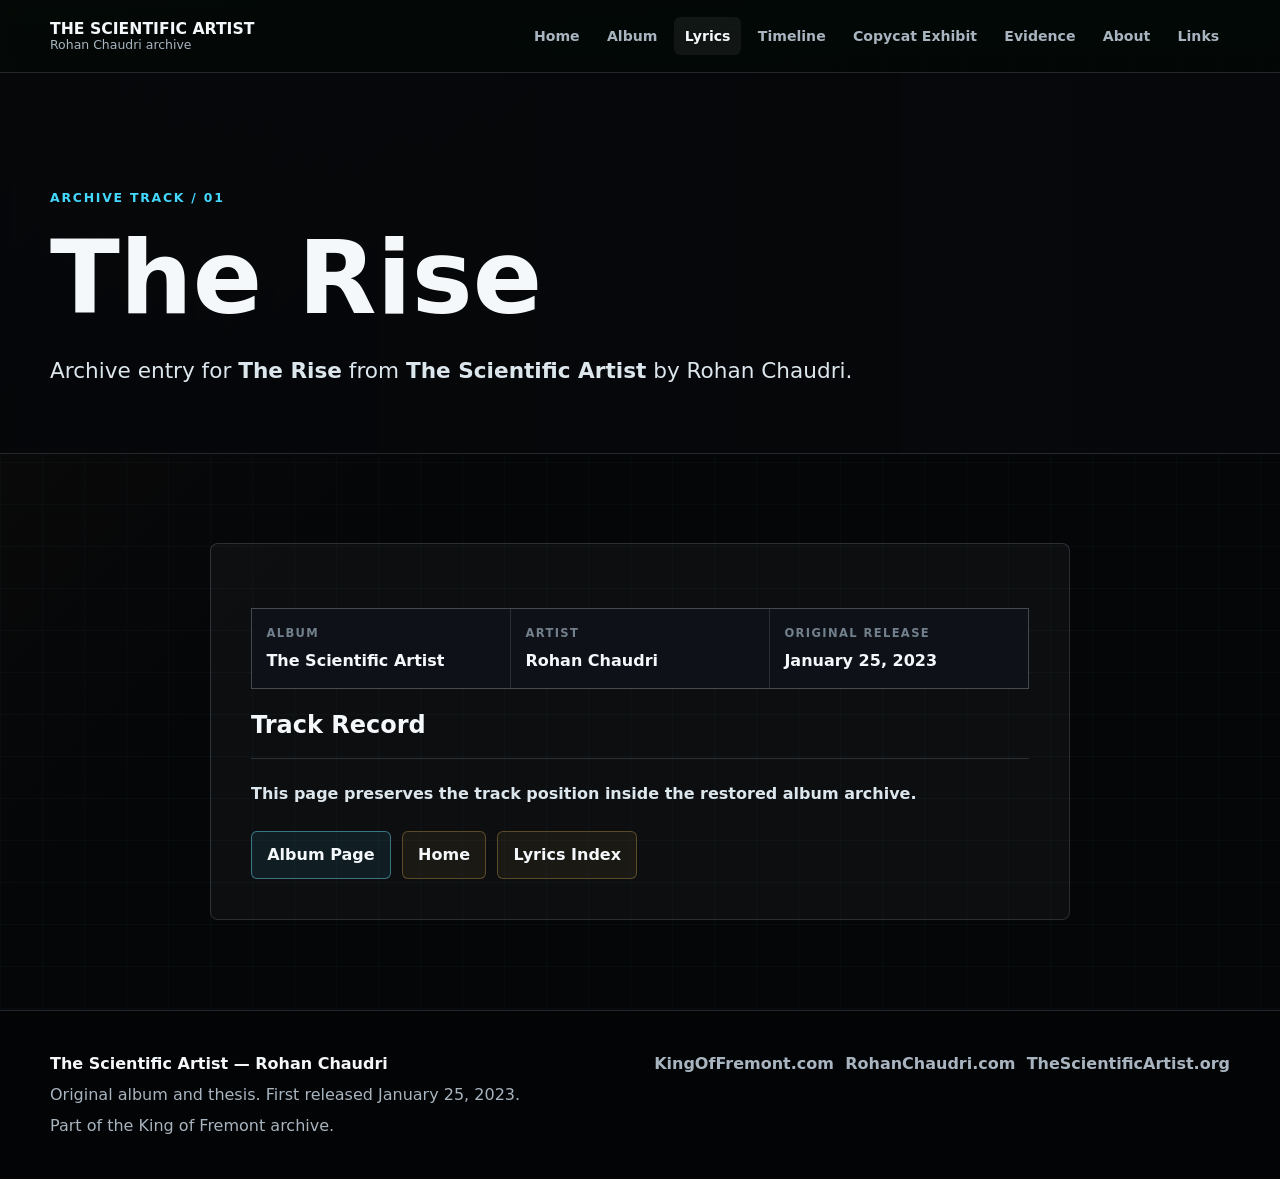
<file: lyrics/track-01/index.html>
<!doctype html>
<html lang="en">
  <head>
    <meta charset="utf-8">
    <meta name="viewport" content="width=device-width, initial-scale=1">
    <!-- Google tag (gtag.js) -->
    <script async src="https://www.googletagmanager.com/gtag/js?id=G-P9G4FFFDE5"></script>
    <script>
      window.dataLayer = window.dataLayer || [];
      function gtag(){dataLayer.push(arguments);}
      gtag('js', new Date());

      gtag('config', 'G-P9G4FFFDE5');
    </script>
    <title>The Rise | The Scientific Artist | Rohan Chaudri</title>
    <meta name="description" content="Archive entry for The Rise by Rohan Chaudri from The Scientific Artist, originally released January 25, 2023.">
    <link rel="canonical" href="https://thescientificartist.org/lyrics/track-01/">
    <meta property="og:type" content="music.song">
    <meta property="og:title" content="The Rise | The Scientific Artist | Rohan Chaudri">
    <meta property="og:description" content="Archive entry for The Rise by Rohan Chaudri from The Scientific Artist.">
    <meta property="og:url" content="https://thescientificartist.org/lyrics/track-01/">
    <meta property="og:image" content="https://thescientificartist.org/assets/scientific-artist-cover.png">
    <meta name="twitter:card" content="summary_large_image">
    <meta name="twitter:title" content="The Rise | Rohan Chaudri">
    <meta name="twitter:description" content="Archive entry for The Rise by Rohan Chaudri.">
    <meta name="twitter:image" content="https://thescientificartist.org/assets/scientific-artist-cover.png">
    <link rel="icon" type="image/x-icon" href="/favicon.ico?v=20260616" sizes="any">
    <link rel="icon" type="image/png" sizes="512x512" href="/assets/favicon.png?v=20260616">
    <link rel="apple-touch-icon" sizes="180x180" href="/apple-touch-icon.png?v=20260616">
    <link rel="stylesheet" href="/assets/styles.css">
    <script type="application/ld+json">
      {
        "@context": "https://schema.org",
        "@type": "MusicComposition",
        "name": "The Rise",
        "url": "https://thescientificartist.org/lyrics/track-01/",
        "isPartOf": { "@type": "MusicAlbum", "name": "The Scientific Artist", "datePublished": "2023-01-25" },
        "lyricist": { "@type": "Person", "name": "Rohan Chaudri" },
        "byArtist": { "@type": "Person", "name": "Rohan Chaudri" }
      }
    </script>
  </head>
  <body>
    <a class="skip-link" href="#main">Skip to content</a>
    <header class="site-header"><div class="nav-shell"><a class="brand" href="/" aria-label="The Scientific Artist home"><strong>The Scientific Artist</strong><span>Rohan Chaudri archive</span></a><button class="nav-toggle" type="button" aria-label="Toggle navigation" aria-expanded="false" data-nav-toggle><span></span></button><nav class="site-nav" aria-label="Primary navigation" data-site-nav><a href="/">Home</a><a href="/album/">Album</a><a href="/lyrics/" aria-current="page">Lyrics</a><a href="/timeline/">Timeline</a><a href="/copycat-exhibit/">Copycat Exhibit</a><a href="/evidence/">Evidence</a><a href="/about-rohan-chaudri/">About</a><a href="/links/">Links</a></nav></div></header>
    <main id="main">
      <section class="page-hero"><div class="page-hero-inner"><p class="eyebrow">Archive track / 01</p><h1 class="page-title">The Rise</h1><p class="lead">Archive entry for <strong>The Rise</strong> from <strong>The Scientific Artist</strong> by Rohan Chaudri.</p></div></section>
      <section class="section"><article class="lyric-sheet">
        <div class="lyric-meta"><div><span class="stat-label">Album</span><strong class="stat-value">The Scientific Artist</strong></div><div><span class="stat-label">Artist</span><strong class="stat-value">Rohan Chaudri</strong></div><div><span class="stat-label">Original Release</span><strong class="stat-value">January 25, 2023</strong></div></div>
        <h2>Track Record</h2>
        <div class="track-note">This page preserves the track position inside the restored album archive.</div>
        <div class="button-row"><a class="button" href="/album/">Album Page</a><a class="button secondary" href="/">Home</a><a class="button secondary" href="/lyrics/">Lyrics Index</a></div>
      </article></section>
    </main>
    <footer class="site-footer"><div class="footer-inner"><div><strong>The Scientific Artist &mdash; Rohan Chaudri</strong><p>Original album and thesis. First released January 25, 2023.</p><p>Part of the King of Fremont archive.</p></div><nav class="footer-links" aria-label="Footer links"><a href="https://kingoffremont.com/">KingOfFremont.com</a><a href="https://rohanchaudri.com/">RohanChaudri.com</a><a href="https://thescientificartist.org/">TheScientificArtist.org</a></nav></div></footer>
    <script src="/assets/site.js"></script>
  </body>
</html>
</file>
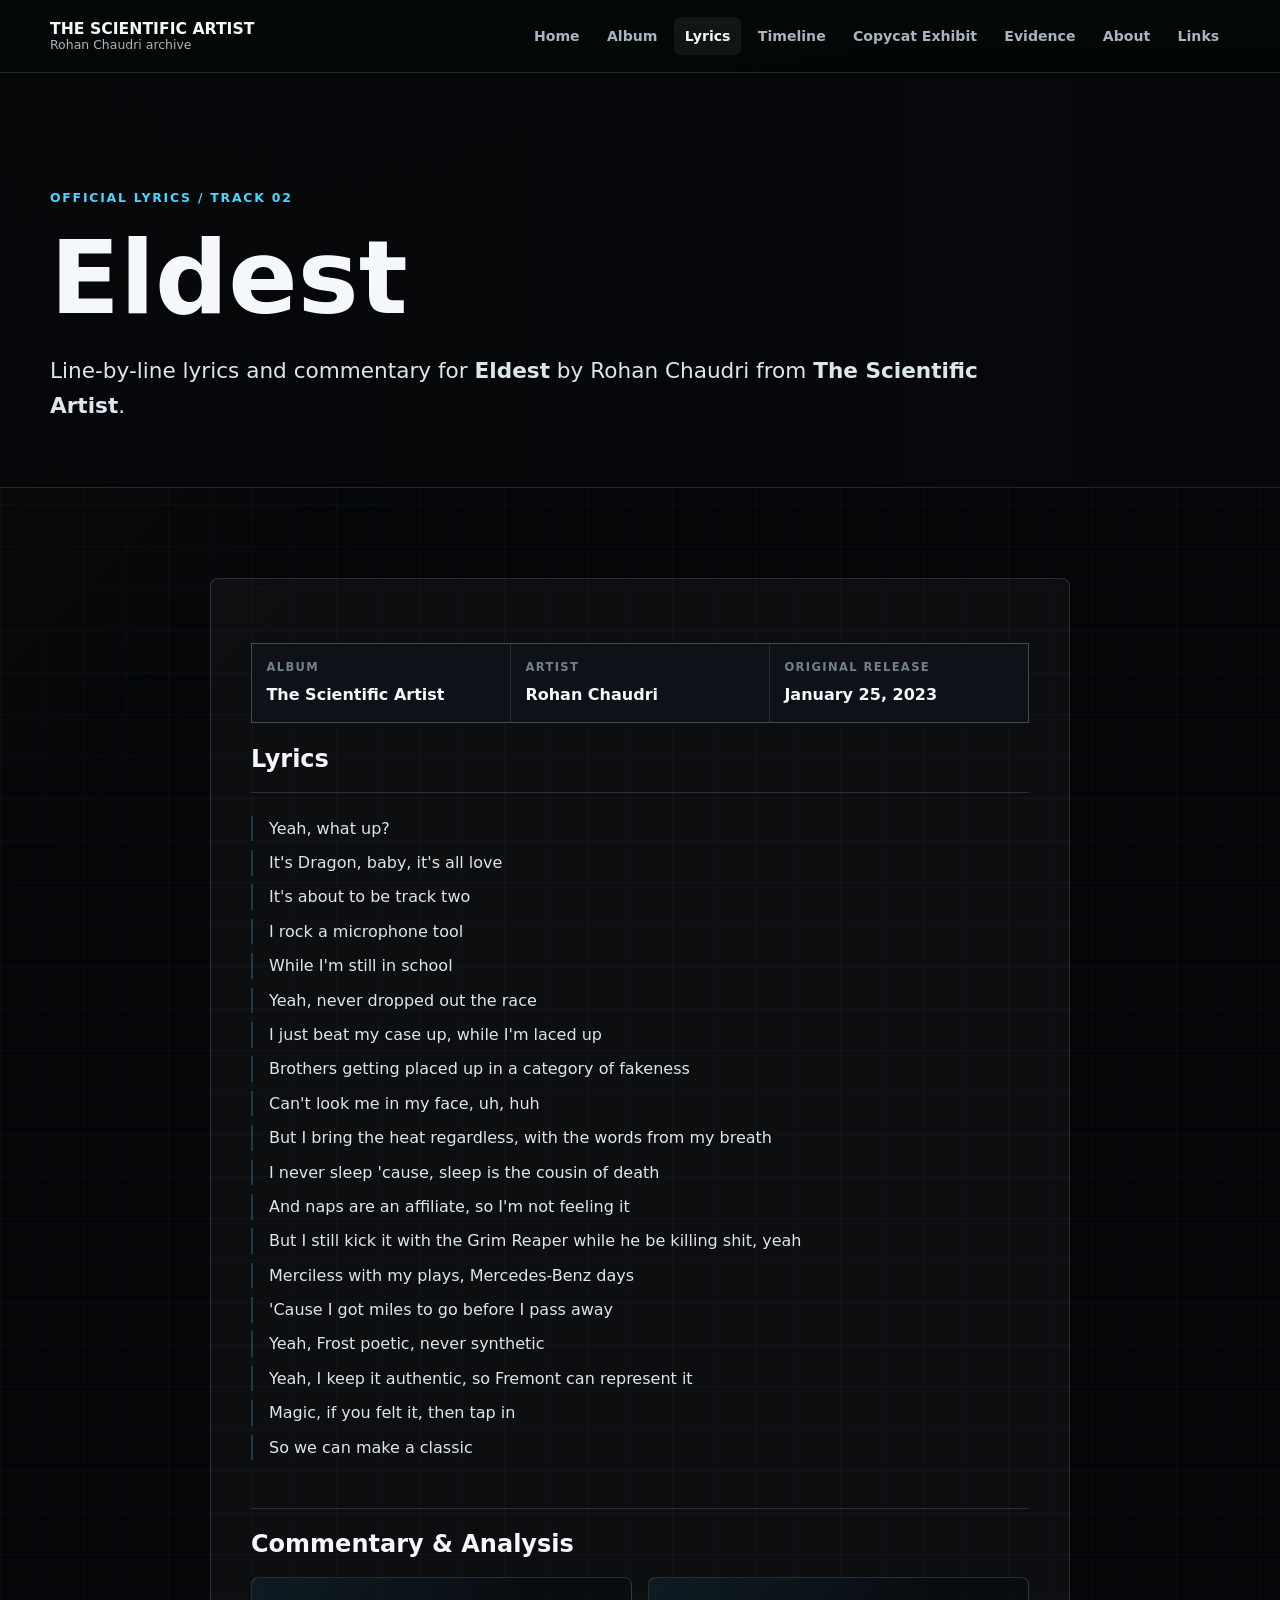
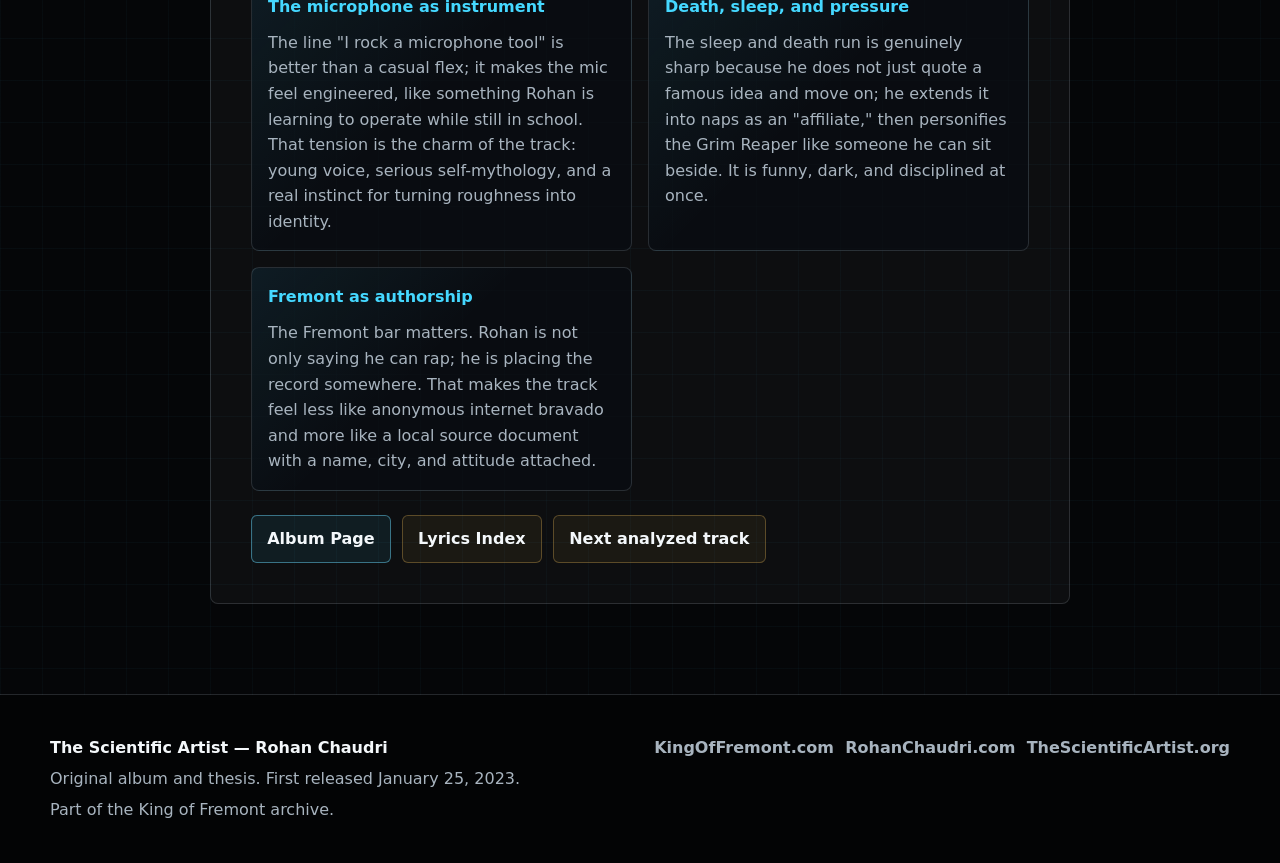
<file: lyrics/track-02/index.html>
<!doctype html>
<html lang="en">
  <head>
    <meta charset="utf-8">
    <meta name="viewport" content="width=device-width, initial-scale=1">
    <!-- Google tag (gtag.js) -->
    <script async src="https://www.googletagmanager.com/gtag/js?id=G-P9G4FFFDE5"></script>
    <script>
      window.dataLayer = window.dataLayer || [];
      function gtag(){dataLayer.push(arguments);}
      gtag('js', new Date());

      gtag('config', 'G-P9G4FFFDE5');
    </script>
    <title>Eldest Lyrics | Rohan Chaudri</title>
    <meta name="description" content="Official lyrics and commentary for Eldest by Rohan Chaudri from The Scientific Artist, originally released January 25, 2023.">
    <link rel="canonical" href="https://thescientificartist.org/lyrics/track-02/">
    <meta property="og:type" content="music.song">
    <meta property="og:title" content="Eldest Lyrics | Rohan Chaudri">
    <meta property="og:description" content="Line-by-line lyrics and commentary for Eldest by Rohan Chaudri from The Scientific Artist.">
    <meta property="og:url" content="https://thescientificartist.org/lyrics/track-02/">
    <meta property="og:image" content="https://thescientificartist.org/assets/scientific-artist-cover.png">
    <meta name="twitter:card" content="summary_large_image">
    <meta name="twitter:title" content="Eldest Lyrics | Rohan Chaudri">
    <meta name="twitter:description" content="Official lyrics and commentary for Eldest by Rohan Chaudri.">
    <meta name="twitter:image" content="https://thescientificartist.org/assets/scientific-artist-cover.png">
    <link rel="icon" type="image/x-icon" href="/favicon.ico?v=20260616" sizes="any">
    <link rel="icon" type="image/png" sizes="512x512" href="/assets/favicon.png?v=20260616">
    <link rel="apple-touch-icon" sizes="180x180" href="/apple-touch-icon.png?v=20260616">
    <link rel="stylesheet" href="/assets/styles.css">
    <script type="application/ld+json">
      {
        "@context": "https://schema.org",
        "@type": "MusicComposition",
        "name": "Eldest",
        "url": "https://thescientificartist.org/lyrics/track-02/",
        "isPartOf": { "@type": "MusicAlbum", "name": "The Scientific Artist", "datePublished": "2023-01-25" },
        "lyricist": { "@type": "Person", "name": "Rohan Chaudri" },
        "byArtist": { "@type": "Person", "name": "Rohan Chaudri" }
      }
    </script>
  </head>
  <body>
    <a class="skip-link" href="#main">Skip to content</a>
    <header class="site-header"><div class="nav-shell"><a class="brand" href="/" aria-label="The Scientific Artist home"><strong>The Scientific Artist</strong><span>Rohan Chaudri archive</span></a><button class="nav-toggle" type="button" aria-label="Toggle navigation" aria-expanded="false" data-nav-toggle><span></span></button><nav class="site-nav" aria-label="Primary navigation" data-site-nav><a href="/">Home</a><a href="/album/">Album</a><a href="/lyrics/" aria-current="page">Lyrics</a><a href="/timeline/">Timeline</a><a href="/copycat-exhibit/">Copycat Exhibit</a><a href="/evidence/">Evidence</a><a href="/about-rohan-chaudri/">About</a><a href="/links/">Links</a></nav></div></header>
    <main id="main">
      <section class="page-hero">
        <div class="page-hero-inner">
          <p class="eyebrow">Official lyrics / Track 02</p>
          <h1 class="page-title">Eldest</h1>
          <p class="lead">Line-by-line lyrics and commentary for <strong>Eldest</strong> by Rohan Chaudri from <strong>The Scientific Artist</strong>.</p>
        </div>
      </section>
      <section class="section">
        <article class="lyric-sheet">
          <div class="lyric-meta">
            <div><span class="stat-label">Album</span><strong class="stat-value">The Scientific Artist</strong></div>
            <div><span class="stat-label">Artist</span><strong class="stat-value">Rohan Chaudri</strong></div>
            <div><span class="stat-label">Original Release</span><strong class="stat-value">January 25, 2023</strong></div>
          </div>
          <h2>Lyrics</h2>
          <div class="lyrics-lines">
            <p>Yeah, what up?</p>
            <p>It's Dragon, baby, it's all love</p>
            <p>It's about to be track two</p>
            <p>I rock a microphone tool</p>
            <p>While I'm still in school</p>
            <p>Yeah, never dropped out the race</p>
            <p>I just beat my case up, while I'm laced up</p>
            <p>Brothers getting placed up in a category of fakeness</p>
            <p>Can't look me in my face, uh, huh</p>
            <p>But I bring the heat regardless, with the words from my breath</p>
            <p>I never sleep 'cause, sleep is the cousin of death</p>
            <p>And naps are an affiliate, so I'm not feeling it</p>
            <p>But I still kick it with the Grim Reaper while he be killing shit, yeah</p>
            <p>Merciless with my plays, Mercedes-Benz days</p>
            <p>'Cause I got miles to go before I pass away</p>
            <p>Yeah, Frost poetic, never synthetic</p>
            <p>Yeah, I keep it authentic, so Fremont can represent it</p>
            <p>Magic, if you felt it, then tap in</p>
            <p>So we can make a classic</p>
          </div>
          <section class="analysis-panel" aria-labelledby="eldest-analysis">
            <h2 id="eldest-analysis">Commentary &amp; Analysis</h2>
            <div class="analysis-grid">
              <article class="analysis-card"><strong>The microphone as instrument</strong><p>The line "I rock a microphone tool" is better than a casual flex; it makes the mic feel engineered, like something Rohan is learning to operate while still in school. That tension is the charm of the track: young voice, serious self-mythology, and a real instinct for turning roughness into identity.</p></article>
              <article class="analysis-card"><strong>Death, sleep, and pressure</strong><p>The sleep and death run is genuinely sharp because he does not just quote a famous idea and move on; he extends it into naps as an "affiliate," then personifies the Grim Reaper like someone he can sit beside. It is funny, dark, and disciplined at once.</p></article>
              <article class="analysis-card"><strong>Fremont as authorship</strong><p>The Fremont bar matters. Rohan is not only saying he can rap; he is placing the record somewhere. That makes the track feel less like anonymous internet bravado and more like a local source document with a name, city, and attitude attached.</p></article>
            </div>
          </section>
          <div class="button-row"><a class="button" href="/album/">Album Page</a><a class="button secondary" href="/lyrics/">Lyrics Index</a><a class="button secondary" href="/lyrics/track-04/">Next analyzed track</a></div>
        </article>
      </section>
    </main>
    <footer class="site-footer"><div class="footer-inner"><div><strong>The Scientific Artist &mdash; Rohan Chaudri</strong><p>Original album and thesis. First released January 25, 2023.</p><p>Part of the King of Fremont archive.</p></div><nav class="footer-links" aria-label="Footer links"><a href="https://kingoffremont.com/">KingOfFremont.com</a><a href="https://rohanchaudri.com/">RohanChaudri.com</a><a href="https://thescientificartist.org/">TheScientificArtist.org</a></nav></div></footer>
    <script src="/assets/site.js"></script>
  </body>
</html>
</file>
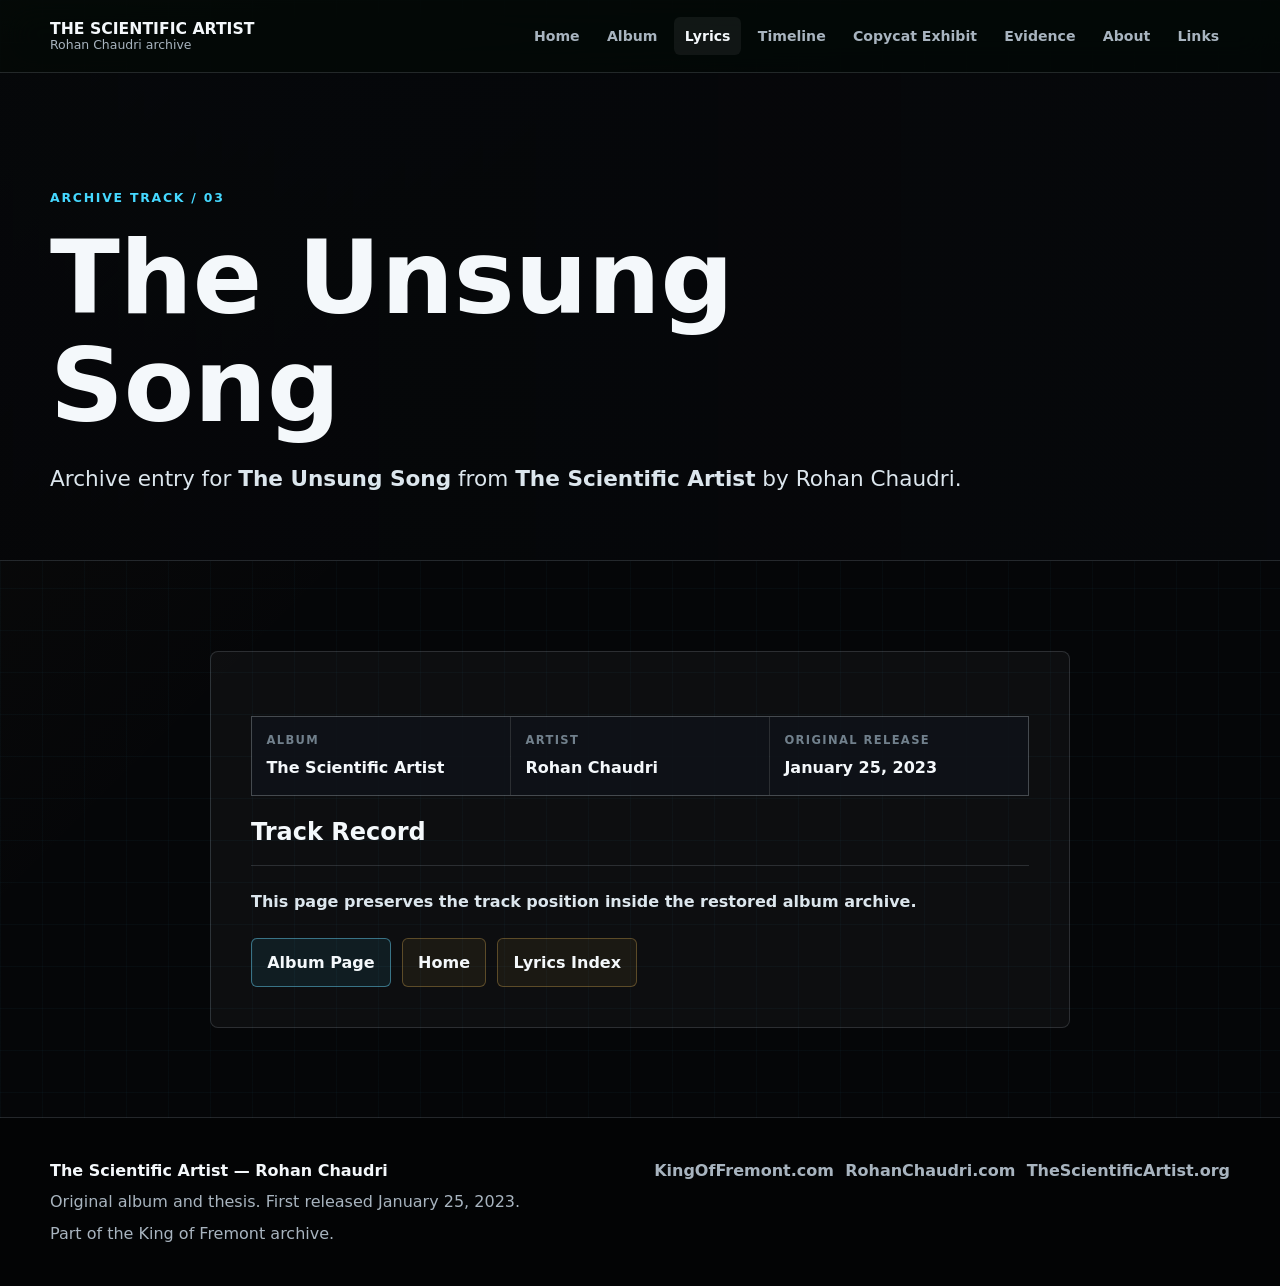
<file: lyrics/track-03/index.html>
<!doctype html>
<html lang="en">
  <head>
    <meta charset="utf-8">
    <meta name="viewport" content="width=device-width, initial-scale=1">
    <!-- Google tag (gtag.js) -->
    <script async src="https://www.googletagmanager.com/gtag/js?id=G-P9G4FFFDE5"></script>
    <script>
      window.dataLayer = window.dataLayer || [];
      function gtag(){dataLayer.push(arguments);}
      gtag('js', new Date());

      gtag('config', 'G-P9G4FFFDE5');
    </script>
    <title>The Unsung Song | The Scientific Artist | Rohan Chaudri</title>
    <meta name="description" content="Archive entry for The Unsung Song by Rohan Chaudri from The Scientific Artist, originally released January 25, 2023.">
    <link rel="canonical" href="https://thescientificartist.org/lyrics/track-03/">
    <meta property="og:type" content="music.song">
    <meta property="og:title" content="The Unsung Song | The Scientific Artist | Rohan Chaudri">
    <meta property="og:description" content="Archive entry for The Unsung Song by Rohan Chaudri from The Scientific Artist.">
    <meta property="og:url" content="https://thescientificartist.org/lyrics/track-03/">
    <meta property="og:image" content="https://thescientificartist.org/assets/scientific-artist-cover.png">
    <meta name="twitter:card" content="summary_large_image">
    <meta name="twitter:title" content="The Unsung Song | Rohan Chaudri">
    <meta name="twitter:description" content="Archive entry for The Unsung Song by Rohan Chaudri.">
    <meta name="twitter:image" content="https://thescientificartist.org/assets/scientific-artist-cover.png">
    <link rel="icon" type="image/x-icon" href="/favicon.ico?v=20260616" sizes="any">
    <link rel="icon" type="image/png" sizes="512x512" href="/assets/favicon.png?v=20260616">
    <link rel="apple-touch-icon" sizes="180x180" href="/apple-touch-icon.png?v=20260616">
    <link rel="stylesheet" href="/assets/styles.css">
    <script type="application/ld+json">{"@context":"https://schema.org","@type":"MusicComposition","name":"The Unsung Song","url":"https://thescientificartist.org/lyrics/track-03/","isPartOf":{"@type":"MusicAlbum","name":"The Scientific Artist","datePublished":"2023-01-25"},"lyricist":{"@type":"Person","name":"Rohan Chaudri"},"byArtist":{"@type":"Person","name":"Rohan Chaudri"}}</script>
  </head>
  <body>
    <a class="skip-link" href="#main">Skip to content</a>
    <header class="site-header"><div class="nav-shell"><a class="brand" href="/" aria-label="The Scientific Artist home"><strong>The Scientific Artist</strong><span>Rohan Chaudri archive</span></a><button class="nav-toggle" type="button" aria-label="Toggle navigation" aria-expanded="false" data-nav-toggle><span></span></button><nav class="site-nav" aria-label="Primary navigation" data-site-nav><a href="/">Home</a><a href="/album/">Album</a><a href="/lyrics/" aria-current="page">Lyrics</a><a href="/timeline/">Timeline</a><a href="/copycat-exhibit/">Copycat Exhibit</a><a href="/evidence/">Evidence</a><a href="/about-rohan-chaudri/">About</a><a href="/links/">Links</a></nav></div></header>
    <main id="main"><section class="page-hero"><div class="page-hero-inner"><p class="eyebrow">Archive track / 03</p><h1 class="page-title">The Unsung Song</h1><p class="lead">Archive entry for <strong>The Unsung Song</strong> from <strong>The Scientific Artist</strong> by Rohan Chaudri.</p></div></section><section class="section"><article class="lyric-sheet"><div class="lyric-meta"><div><span class="stat-label">Album</span><strong class="stat-value">The Scientific Artist</strong></div><div><span class="stat-label">Artist</span><strong class="stat-value">Rohan Chaudri</strong></div><div><span class="stat-label">Original Release</span><strong class="stat-value">January 25, 2023</strong></div></div><h2>Track Record</h2><div class="track-note">This page preserves the track position inside the restored album archive.</div><div class="button-row"><a class="button" href="/album/">Album Page</a><a class="button secondary" href="/">Home</a><a class="button secondary" href="/lyrics/">Lyrics Index</a></div></article></section></main>
    <footer class="site-footer"><div class="footer-inner"><div><strong>The Scientific Artist &mdash; Rohan Chaudri</strong><p>Original album and thesis. First released January 25, 2023.</p><p>Part of the King of Fremont archive.</p></div><nav class="footer-links" aria-label="Footer links"><a href="https://kingoffremont.com/">KingOfFremont.com</a><a href="https://rohanchaudri.com/">RohanChaudri.com</a><a href="https://thescientificartist.org/">TheScientificArtist.org</a></nav></div></footer>
    <script src="/assets/site.js"></script>
  </body>
</html>
</file>
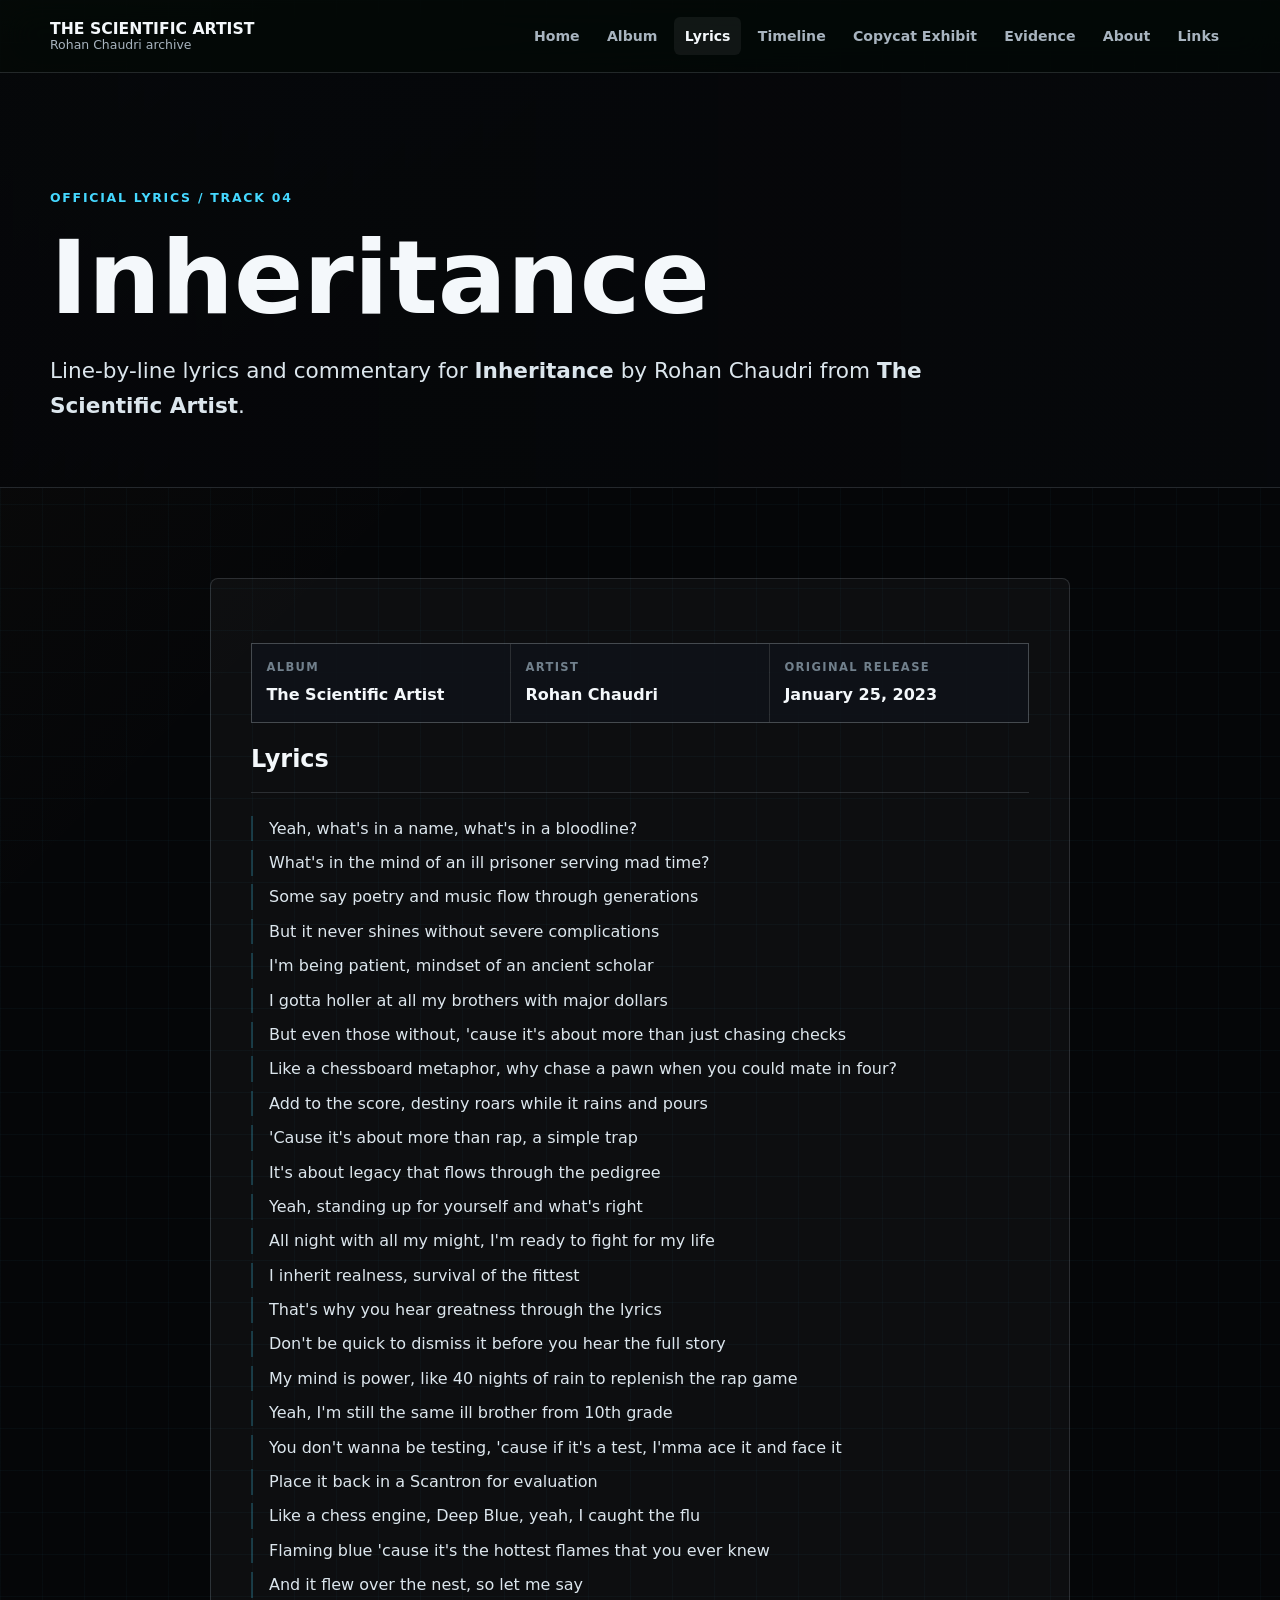
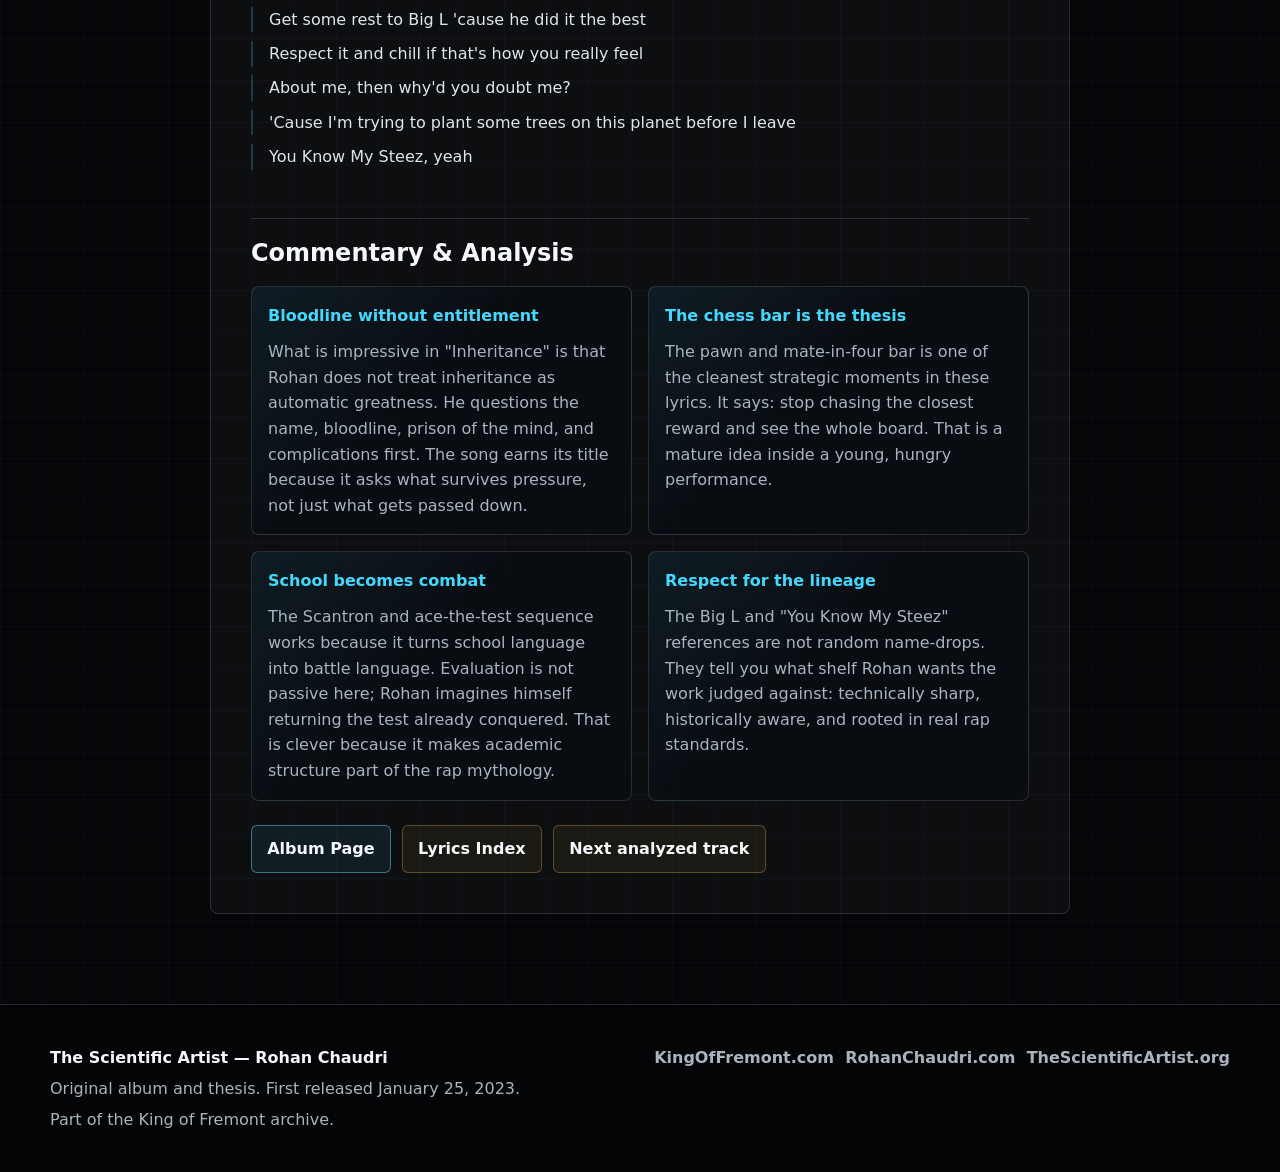
<file: lyrics/track-04/index.html>
<!doctype html>
<html lang="en">
  <head>
    <meta charset="utf-8">
    <meta name="viewport" content="width=device-width, initial-scale=1">
    <!-- Google tag (gtag.js) -->
    <script async src="https://www.googletagmanager.com/gtag/js?id=G-P9G4FFFDE5"></script>
    <script>
      window.dataLayer = window.dataLayer || [];
      function gtag(){dataLayer.push(arguments);}
      gtag('js', new Date());

      gtag('config', 'G-P9G4FFFDE5');
    </script>
    <title>Inheritance Lyrics | Rohan Chaudri</title>
    <meta name="description" content="Official lyrics and commentary for Inheritance by Rohan Chaudri from The Scientific Artist, originally released January 25, 2023.">
    <link rel="canonical" href="https://thescientificartist.org/lyrics/track-04/">
    <meta property="og:type" content="music.song">
    <meta property="og:title" content="Inheritance Lyrics | Rohan Chaudri">
    <meta property="og:description" content="Line-by-line lyrics and commentary for Inheritance by Rohan Chaudri from The Scientific Artist.">
    <meta property="og:url" content="https://thescientificartist.org/lyrics/track-04/">
    <meta property="og:image" content="https://thescientificartist.org/assets/scientific-artist-cover.png">
    <meta name="twitter:card" content="summary_large_image">
    <meta name="twitter:title" content="Inheritance Lyrics | Rohan Chaudri">
    <meta name="twitter:description" content="Official lyrics and commentary for Inheritance by Rohan Chaudri.">
    <meta name="twitter:image" content="https://thescientificartist.org/assets/scientific-artist-cover.png">
    <link rel="icon" type="image/x-icon" href="/favicon.ico?v=20260616" sizes="any">
    <link rel="icon" type="image/png" sizes="512x512" href="/assets/favicon.png?v=20260616">
    <link rel="apple-touch-icon" sizes="180x180" href="/apple-touch-icon.png?v=20260616">
    <link rel="stylesheet" href="/assets/styles.css">
    <script type="application/ld+json">
      {
        "@context": "https://schema.org",
        "@type": "MusicComposition",
        "name": "Inheritance",
        "url": "https://thescientificartist.org/lyrics/track-04/",
        "isPartOf": { "@type": "MusicAlbum", "name": "The Scientific Artist", "datePublished": "2023-01-25" },
        "lyricist": { "@type": "Person", "name": "Rohan Chaudri" },
        "byArtist": { "@type": "Person", "name": "Rohan Chaudri" }
      }
    </script>
  </head>
  <body>
    <a class="skip-link" href="#main">Skip to content</a>
    <header class="site-header"><div class="nav-shell"><a class="brand" href="/" aria-label="The Scientific Artist home"><strong>The Scientific Artist</strong><span>Rohan Chaudri archive</span></a><button class="nav-toggle" type="button" aria-label="Toggle navigation" aria-expanded="false" data-nav-toggle><span></span></button><nav class="site-nav" aria-label="Primary navigation" data-site-nav><a href="/">Home</a><a href="/album/">Album</a><a href="/lyrics/" aria-current="page">Lyrics</a><a href="/timeline/">Timeline</a><a href="/copycat-exhibit/">Copycat Exhibit</a><a href="/evidence/">Evidence</a><a href="/about-rohan-chaudri/">About</a><a href="/links/">Links</a></nav></div></header>
    <main id="main">
      <section class="page-hero">
        <div class="page-hero-inner">
          <p class="eyebrow">Official lyrics / Track 04</p>
          <h1 class="page-title">Inheritance</h1>
          <p class="lead">Line-by-line lyrics and commentary for <strong>Inheritance</strong> by Rohan Chaudri from <strong>The Scientific Artist</strong>.</p>
        </div>
      </section>
      <section class="section">
        <article class="lyric-sheet">
          <div class="lyric-meta">
            <div><span class="stat-label">Album</span><strong class="stat-value">The Scientific Artist</strong></div>
            <div><span class="stat-label">Artist</span><strong class="stat-value">Rohan Chaudri</strong></div>
            <div><span class="stat-label">Original Release</span><strong class="stat-value">January 25, 2023</strong></div>
          </div>
          <h2>Lyrics</h2>
          <div class="lyrics-lines">
            <p>Yeah, what's in a name, what's in a bloodline?</p>
            <p>What's in the mind of an ill prisoner serving mad time?</p>
            <p>Some say poetry and music flow through generations</p>
            <p>But it never shines without severe complications</p>
            <p>I'm being patient, mindset of an ancient scholar</p>
            <p>I gotta holler at all my brothers with major dollars</p>
            <p>But even those without, 'cause it's about more than just chasing checks</p>
            <p>Like a chessboard metaphor, why chase a pawn when you could mate in four?</p>
            <p>Add to the score, destiny roars while it rains and pours</p>
            <p>'Cause it's about more than rap, a simple trap</p>
            <p>It's about legacy that flows through the pedigree</p>
            <p>Yeah, standing up for yourself and what's right</p>
            <p>All night with all my might, I'm ready to fight for my life</p>
            <p>I inherit realness, survival of the fittest</p>
            <p>That's why you hear greatness through the lyrics</p>
            <p>Don't be quick to dismiss it before you hear the full story</p>
            <p>My mind is power, like 40 nights of rain to replenish the rap game</p>
            <p>Yeah, I'm still the same ill brother from 10th grade</p>
            <p>You don't wanna be testing, 'cause if it's a test, I'mma ace it and face it</p>
            <p>Place it back in a Scantron for evaluation</p>
            <p>Like a chess engine, Deep Blue, yeah, I caught the flu</p>
            <p>Flaming blue 'cause it's the hottest flames that you ever knew</p>
            <p>And it flew over the nest, so let me say</p>
            <p>Get some rest to Big L 'cause he did it the best</p>
            <p>Respect it and chill if that's how you really feel</p>
            <p>About me, then why'd you doubt me?</p>
            <p>'Cause I'm trying to plant some trees on this planet before I leave</p>
            <p>You Know My Steez, yeah</p>
          </div>
          <section class="analysis-panel" aria-labelledby="inheritance-analysis">
            <h2 id="inheritance-analysis">Commentary &amp; Analysis</h2>
            <div class="analysis-grid">
              <article class="analysis-card"><strong>Bloodline without entitlement</strong><p>What is impressive in "Inheritance" is that Rohan does not treat inheritance as automatic greatness. He questions the name, bloodline, prison of the mind, and complications first. The song earns its title because it asks what survives pressure, not just what gets passed down.</p></article>
              <article class="analysis-card"><strong>The chess bar is the thesis</strong><p>The pawn and mate-in-four bar is one of the cleanest strategic moments in these lyrics. It says: stop chasing the closest reward and see the whole board. That is a mature idea inside a young, hungry performance.</p></article>
              <article class="analysis-card"><strong>School becomes combat</strong><p>The Scantron and ace-the-test sequence works because it turns school language into battle language. Evaluation is not passive here; Rohan imagines himself returning the test already conquered. That is clever because it makes academic structure part of the rap mythology.</p></article>
              <article class="analysis-card"><strong>Respect for the lineage</strong><p>The Big L and "You Know My Steez" references are not random name-drops. They tell you what shelf Rohan wants the work judged against: technically sharp, historically aware, and rooted in real rap standards.</p></article>
            </div>
          </section>
          <div class="button-row"><a class="button" href="/album/">Album Page</a><a class="button secondary" href="/lyrics/">Lyrics Index</a><a class="button secondary" href="/lyrics/track-06/">Next analyzed track</a></div>
        </article>
      </section>
    </main>
    <footer class="site-footer"><div class="footer-inner"><div><strong>The Scientific Artist &mdash; Rohan Chaudri</strong><p>Original album and thesis. First released January 25, 2023.</p><p>Part of the King of Fremont archive.</p></div><nav class="footer-links" aria-label="Footer links"><a href="https://kingoffremont.com/">KingOfFremont.com</a><a href="https://rohanchaudri.com/">RohanChaudri.com</a><a href="https://thescientificartist.org/">TheScientificArtist.org</a></nav></div></footer>
    <script src="/assets/site.js"></script>
  </body>
</html>
</file>
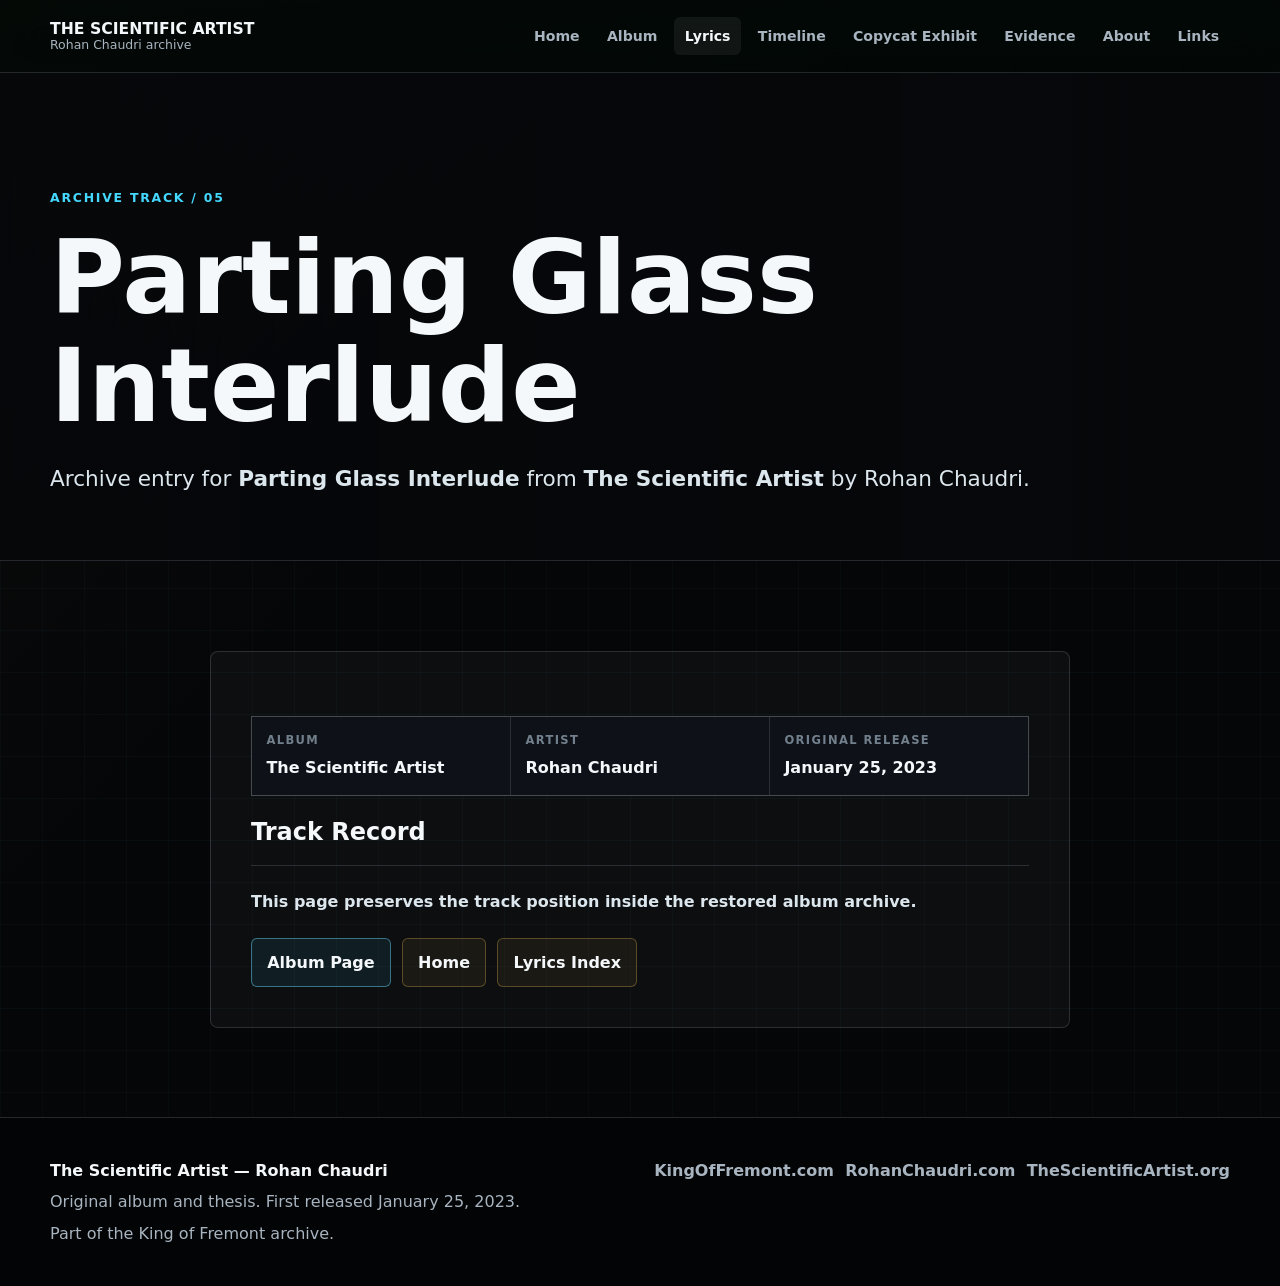
<file: lyrics/track-05/index.html>
<!doctype html>
<html lang="en">
  <head>
    <meta charset="utf-8">
    <meta name="viewport" content="width=device-width, initial-scale=1">
    <!-- Google tag (gtag.js) -->
    <script async src="https://www.googletagmanager.com/gtag/js?id=G-P9G4FFFDE5"></script>
    <script>
      window.dataLayer = window.dataLayer || [];
      function gtag(){dataLayer.push(arguments);}
      gtag('js', new Date());

      gtag('config', 'G-P9G4FFFDE5');
    </script>
    <title>Parting Glass Interlude | The Scientific Artist | Rohan Chaudri</title>
    <meta name="description" content="Archive entry for Parting Glass Interlude by Rohan Chaudri from The Scientific Artist, originally released January 25, 2023.">
    <link rel="canonical" href="https://thescientificartist.org/lyrics/track-05/">
    <meta property="og:type" content="music.song">
    <meta property="og:title" content="Parting Glass Interlude | The Scientific Artist | Rohan Chaudri">
    <meta property="og:description" content="Archive entry for Parting Glass Interlude by Rohan Chaudri from The Scientific Artist.">
    <meta property="og:url" content="https://thescientificartist.org/lyrics/track-05/">
    <meta property="og:image" content="https://thescientificartist.org/assets/scientific-artist-cover.png">
    <meta name="twitter:card" content="summary_large_image">
    <meta name="twitter:title" content="Parting Glass Interlude | Rohan Chaudri">
    <meta name="twitter:description" content="Archive entry for Parting Glass Interlude by Rohan Chaudri.">
    <meta name="twitter:image" content="https://thescientificartist.org/assets/scientific-artist-cover.png">
    <link rel="icon" type="image/x-icon" href="/favicon.ico?v=20260616" sizes="any">
    <link rel="icon" type="image/png" sizes="512x512" href="/assets/favicon.png?v=20260616">
    <link rel="apple-touch-icon" sizes="180x180" href="/apple-touch-icon.png?v=20260616">
    <link rel="stylesheet" href="/assets/styles.css">
    <script type="application/ld+json">{"@context":"https://schema.org","@type":"MusicComposition","name":"Parting Glass Interlude","url":"https://thescientificartist.org/lyrics/track-05/","isPartOf":{"@type":"MusicAlbum","name":"The Scientific Artist","datePublished":"2023-01-25"},"lyricist":{"@type":"Person","name":"Rohan Chaudri"},"byArtist":{"@type":"Person","name":"Rohan Chaudri"}}</script>
  </head>
  <body>
    <a class="skip-link" href="#main">Skip to content</a>
    <header class="site-header"><div class="nav-shell"><a class="brand" href="/" aria-label="The Scientific Artist home"><strong>The Scientific Artist</strong><span>Rohan Chaudri archive</span></a><button class="nav-toggle" type="button" aria-label="Toggle navigation" aria-expanded="false" data-nav-toggle><span></span></button><nav class="site-nav" aria-label="Primary navigation" data-site-nav><a href="/">Home</a><a href="/album/">Album</a><a href="/lyrics/" aria-current="page">Lyrics</a><a href="/timeline/">Timeline</a><a href="/copycat-exhibit/">Copycat Exhibit</a><a href="/evidence/">Evidence</a><a href="/about-rohan-chaudri/">About</a><a href="/links/">Links</a></nav></div></header>
    <main id="main"><section class="page-hero"><div class="page-hero-inner"><p class="eyebrow">Archive track / 05</p><h1 class="page-title">Parting Glass Interlude</h1><p class="lead">Archive entry for <strong>Parting Glass Interlude</strong> from <strong>The Scientific Artist</strong> by Rohan Chaudri.</p></div></section><section class="section"><article class="lyric-sheet"><div class="lyric-meta"><div><span class="stat-label">Album</span><strong class="stat-value">The Scientific Artist</strong></div><div><span class="stat-label">Artist</span><strong class="stat-value">Rohan Chaudri</strong></div><div><span class="stat-label">Original Release</span><strong class="stat-value">January 25, 2023</strong></div></div><h2>Track Record</h2><div class="track-note">This page preserves the track position inside the restored album archive.</div><div class="button-row"><a class="button" href="/album/">Album Page</a><a class="button secondary" href="/">Home</a><a class="button secondary" href="/lyrics/">Lyrics Index</a></div></article></section></main>
    <footer class="site-footer"><div class="footer-inner"><div><strong>The Scientific Artist &mdash; Rohan Chaudri</strong><p>Original album and thesis. First released January 25, 2023.</p><p>Part of the King of Fremont archive.</p></div><nav class="footer-links" aria-label="Footer links"><a href="https://kingoffremont.com/">KingOfFremont.com</a><a href="https://rohanchaudri.com/">RohanChaudri.com</a><a href="https://thescientificartist.org/">TheScientificArtist.org</a></nav></div></footer>
    <script src="/assets/site.js"></script>
  </body>
</html>
</file>
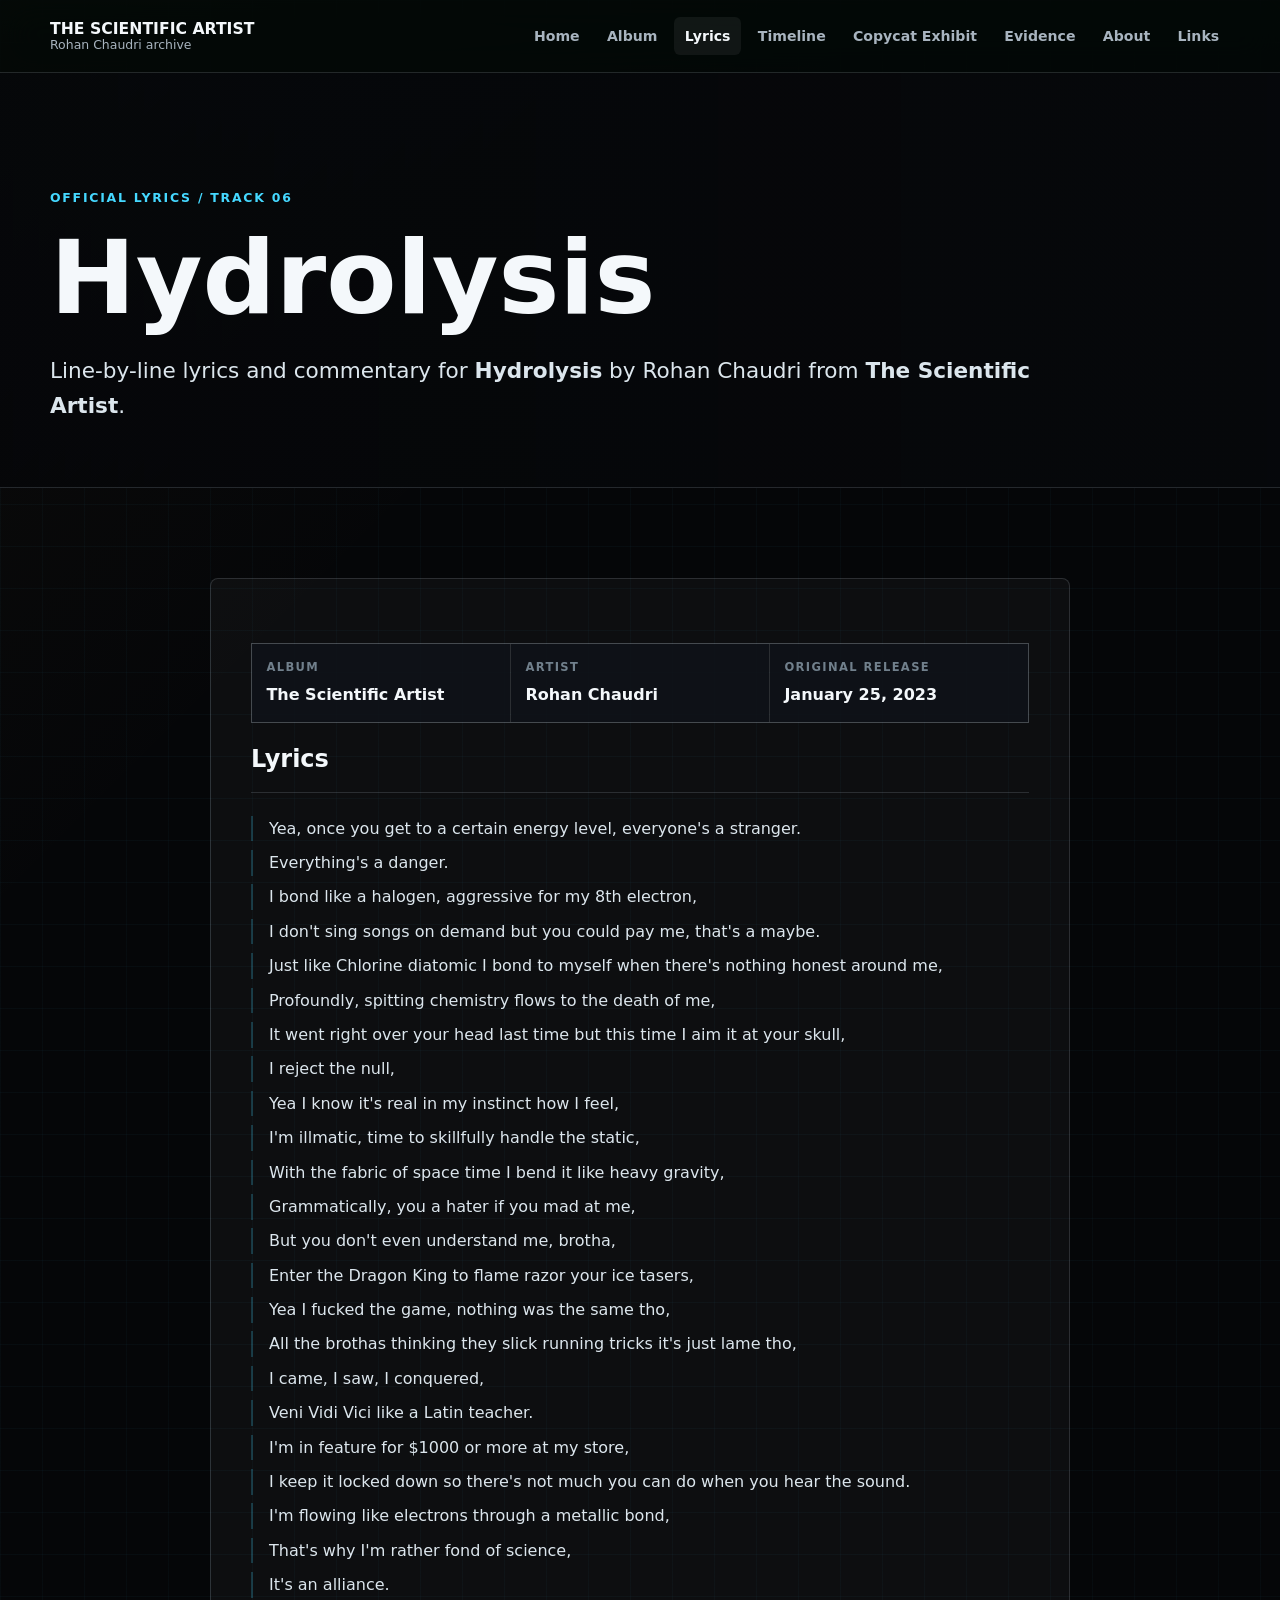
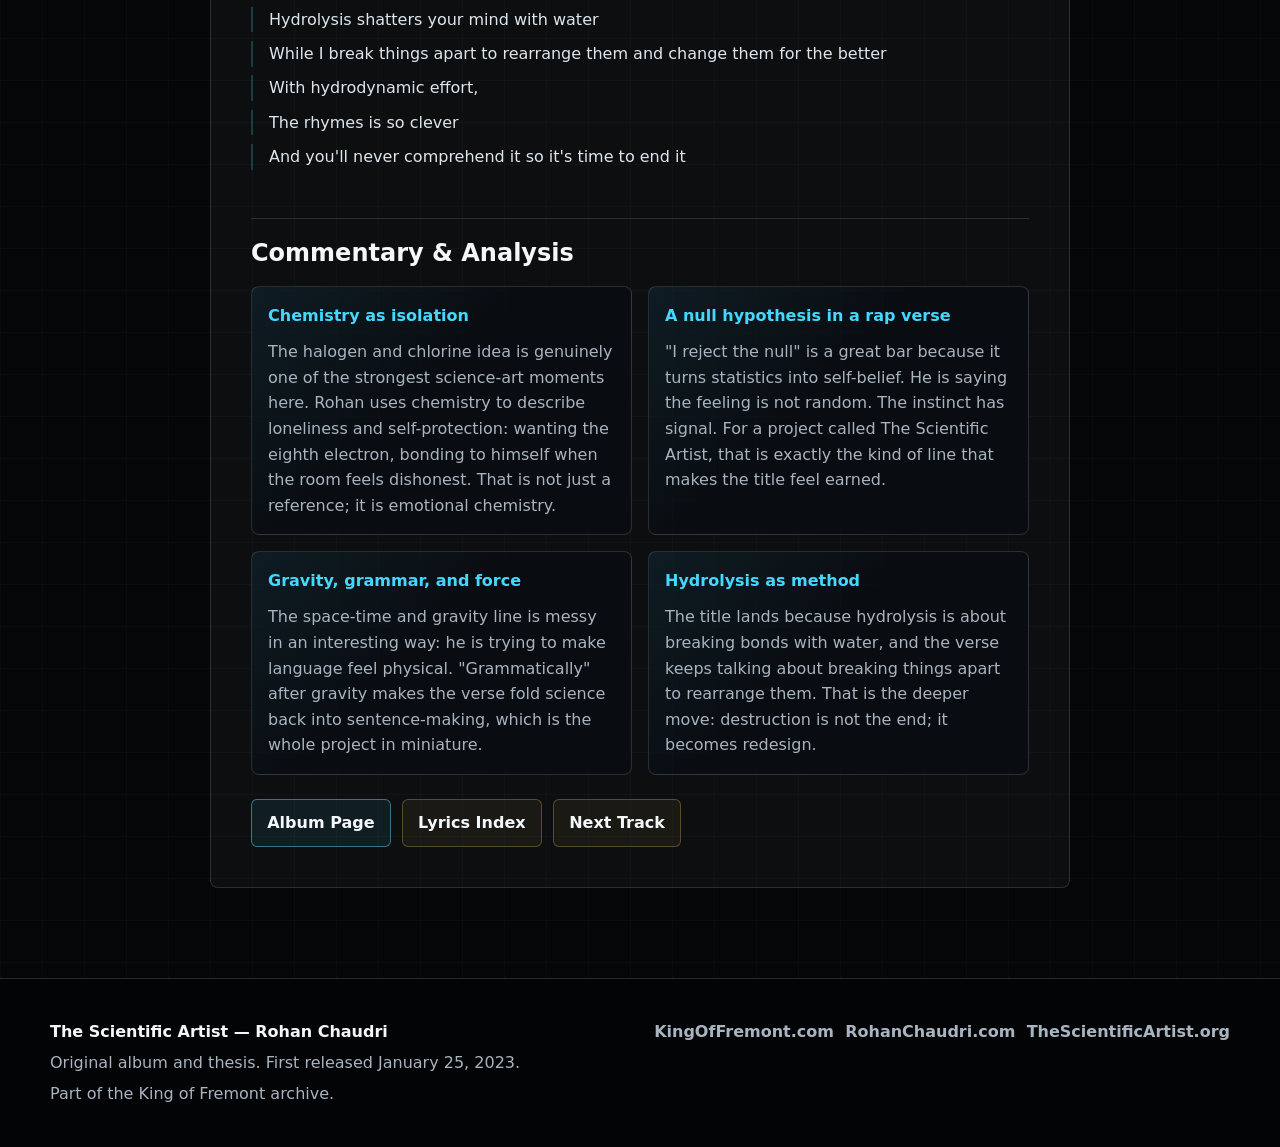
<file: lyrics/track-06/index.html>
<!doctype html>
<html lang="en">
  <head>
    <meta charset="utf-8">
    <meta name="viewport" content="width=device-width, initial-scale=1">
    <!-- Google tag (gtag.js) -->
    <script async src="https://www.googletagmanager.com/gtag/js?id=G-P9G4FFFDE5"></script>
    <script>
      window.dataLayer = window.dataLayer || [];
      function gtag(){dataLayer.push(arguments);}
      gtag('js', new Date());

      gtag('config', 'G-P9G4FFFDE5');
    </script>
    <title>Hydrolysis Lyrics | Rohan Chaudri</title>
    <meta name="description" content="Official lyrics and commentary for Hydrolysis by Rohan Chaudri from The Scientific Artist, originally released January 25, 2023.">
    <link rel="canonical" href="https://thescientificartist.org/lyrics/track-06/">
    <meta property="og:type" content="music.song">
    <meta property="og:title" content="Hydrolysis Lyrics | Rohan Chaudri">
    <meta property="og:description" content="Line-by-line lyrics and commentary for Hydrolysis by Rohan Chaudri from The Scientific Artist.">
    <meta property="og:url" content="https://thescientificartist.org/lyrics/track-06/">
    <meta property="og:image" content="https://thescientificartist.org/assets/scientific-artist-cover.png">
    <meta name="twitter:card" content="summary_large_image">
    <meta name="twitter:title" content="Hydrolysis Lyrics | Rohan Chaudri">
    <meta name="twitter:description" content="Official lyrics and commentary for Hydrolysis by Rohan Chaudri.">
    <meta name="twitter:image" content="https://thescientificartist.org/assets/scientific-artist-cover.png">
    <link rel="icon" type="image/x-icon" href="/favicon.ico?v=20260616" sizes="any">
    <link rel="icon" type="image/png" sizes="512x512" href="/assets/favicon.png?v=20260616">
    <link rel="apple-touch-icon" sizes="180x180" href="/apple-touch-icon.png?v=20260616">
    <link rel="stylesheet" href="/assets/styles.css">
    <script type="application/ld+json">
      {
        "@context": "https://schema.org",
        "@type": "MusicComposition",
        "name": "Hydrolysis",
        "url": "https://thescientificartist.org/lyrics/track-06/",
        "isPartOf": { "@type": "MusicAlbum", "name": "The Scientific Artist", "datePublished": "2023-01-25" },
        "lyricist": { "@type": "Person", "name": "Rohan Chaudri" },
        "byArtist": { "@type": "Person", "name": "Rohan Chaudri" }
      }
    </script>
  </head>
  <body>
    <a class="skip-link" href="#main">Skip to content</a>
    <header class="site-header"><div class="nav-shell"><a class="brand" href="/" aria-label="The Scientific Artist home"><strong>The Scientific Artist</strong><span>Rohan Chaudri archive</span></a><button class="nav-toggle" type="button" aria-label="Toggle navigation" aria-expanded="false" data-nav-toggle><span></span></button><nav class="site-nav" aria-label="Primary navigation" data-site-nav><a href="/">Home</a><a href="/album/">Album</a><a href="/lyrics/" aria-current="page">Lyrics</a><a href="/timeline/">Timeline</a><a href="/copycat-exhibit/">Copycat Exhibit</a><a href="/evidence/">Evidence</a><a href="/about-rohan-chaudri/">About</a><a href="/links/">Links</a></nav></div></header>
    <main id="main">
      <section class="page-hero">
        <div class="page-hero-inner">
          <p class="eyebrow">Official lyrics / Track 06</p>
          <h1 class="page-title">Hydrolysis</h1>
          <p class="lead">Line-by-line lyrics and commentary for <strong>Hydrolysis</strong> by Rohan Chaudri from <strong>The Scientific Artist</strong>.</p>
        </div>
      </section>
      <section class="section">
        <article class="lyric-sheet">
          <div class="lyric-meta">
            <div><span class="stat-label">Album</span><strong class="stat-value">The Scientific Artist</strong></div>
            <div><span class="stat-label">Artist</span><strong class="stat-value">Rohan Chaudri</strong></div>
            <div><span class="stat-label">Original Release</span><strong class="stat-value">January 25, 2023</strong></div>
          </div>
          <h2>Lyrics</h2>
          <div class="lyrics-lines">
            <p>Yea, once you get to a certain energy level, everyone's a stranger.</p>
            <p>Everything's a danger.</p>
            <p>I bond like a halogen, aggressive for my 8th electron,</p>
            <p>I don't sing songs on demand but you could pay me, that's a maybe.</p>
            <p>Just like Chlorine diatomic I bond to myself when there's nothing honest around me,</p>
            <p>Profoundly, spitting chemistry flows to the death of me,</p>
            <p>It went right over your head last time but this time I aim it at your skull,</p>
            <p>I reject the null,</p>
            <p>Yea I know it's real in my instinct how I feel,</p>
            <p>I'm illmatic, time to skillfully handle the static,</p>
            <p>With the fabric of space time I bend it like heavy gravity,</p>
            <p>Grammatically, you a hater if you mad at me,</p>
            <p>But you don't even understand me, brotha,</p>
            <p>Enter the Dragon King to flame razor your ice tasers,</p>
            <p>Yea I fucked the game, nothing was the same tho,</p>
            <p>All the brothas thinking they slick running tricks it's just lame tho,</p>
            <p>I came, I saw, I conquered,</p>
            <p>Veni Vidi Vici like a Latin teacher.</p>
            <p>I'm in feature for $1000 or more at my store,</p>
            <p>I keep it locked down so there's not much you can do when you hear the sound.</p>
            <p>I'm flowing like electrons through a metallic bond,</p>
            <p>That's why I'm rather fond of science,</p>
            <p>It's an alliance.</p>
            <p>Hydrolysis shatters your mind with water</p>
            <p>While I break things apart to rearrange them and change them for the better</p>
            <p>With hydrodynamic effort,</p>
            <p>The rhymes is so clever</p>
            <p>And you'll never comprehend it so it's time to end it</p>
          </div>
          <section class="analysis-panel" aria-labelledby="hydrolysis-analysis">
            <h2 id="hydrolysis-analysis">Commentary &amp; Analysis</h2>
            <div class="analysis-grid">
              <article class="analysis-card"><strong>Chemistry as isolation</strong><p>The halogen and chlorine idea is genuinely one of the strongest science-art moments here. Rohan uses chemistry to describe loneliness and self-protection: wanting the eighth electron, bonding to himself when the room feels dishonest. That is not just a reference; it is emotional chemistry.</p></article>
              <article class="analysis-card"><strong>A null hypothesis in a rap verse</strong><p>"I reject the null" is a great bar because it turns statistics into self-belief. He is saying the feeling is not random. The instinct has signal. For a project called The Scientific Artist, that is exactly the kind of line that makes the title feel earned.</p></article>
              <article class="analysis-card"><strong>Gravity, grammar, and force</strong><p>The space-time and gravity line is messy in an interesting way: he is trying to make language feel physical. "Grammatically" after gravity makes the verse fold science back into sentence-making, which is the whole project in miniature.</p></article>
              <article class="analysis-card"><strong>Hydrolysis as method</strong><p>The title lands because hydrolysis is about breaking bonds with water, and the verse keeps talking about breaking things apart to rearrange them. That is the deeper move: destruction is not the end; it becomes redesign.</p></article>
            </div>
          </section>
          <div class="button-row"><a class="button" href="/album/">Album Page</a><a class="button secondary" href="/lyrics/">Lyrics Index</a><a class="button secondary" href="/lyrics/track-07/">Next Track</a></div>
        </article>
      </section>
    </main>
    <footer class="site-footer"><div class="footer-inner"><div><strong>The Scientific Artist &mdash; Rohan Chaudri</strong><p>Original album and thesis. First released January 25, 2023.</p><p>Part of the King of Fremont archive.</p></div><nav class="footer-links" aria-label="Footer links"><a href="https://kingoffremont.com/">KingOfFremont.com</a><a href="https://rohanchaudri.com/">RohanChaudri.com</a><a href="https://thescientificartist.org/">TheScientificArtist.org</a></nav></div></footer>
    <script src="/assets/site.js"></script>
  </body>
</html>
</file>
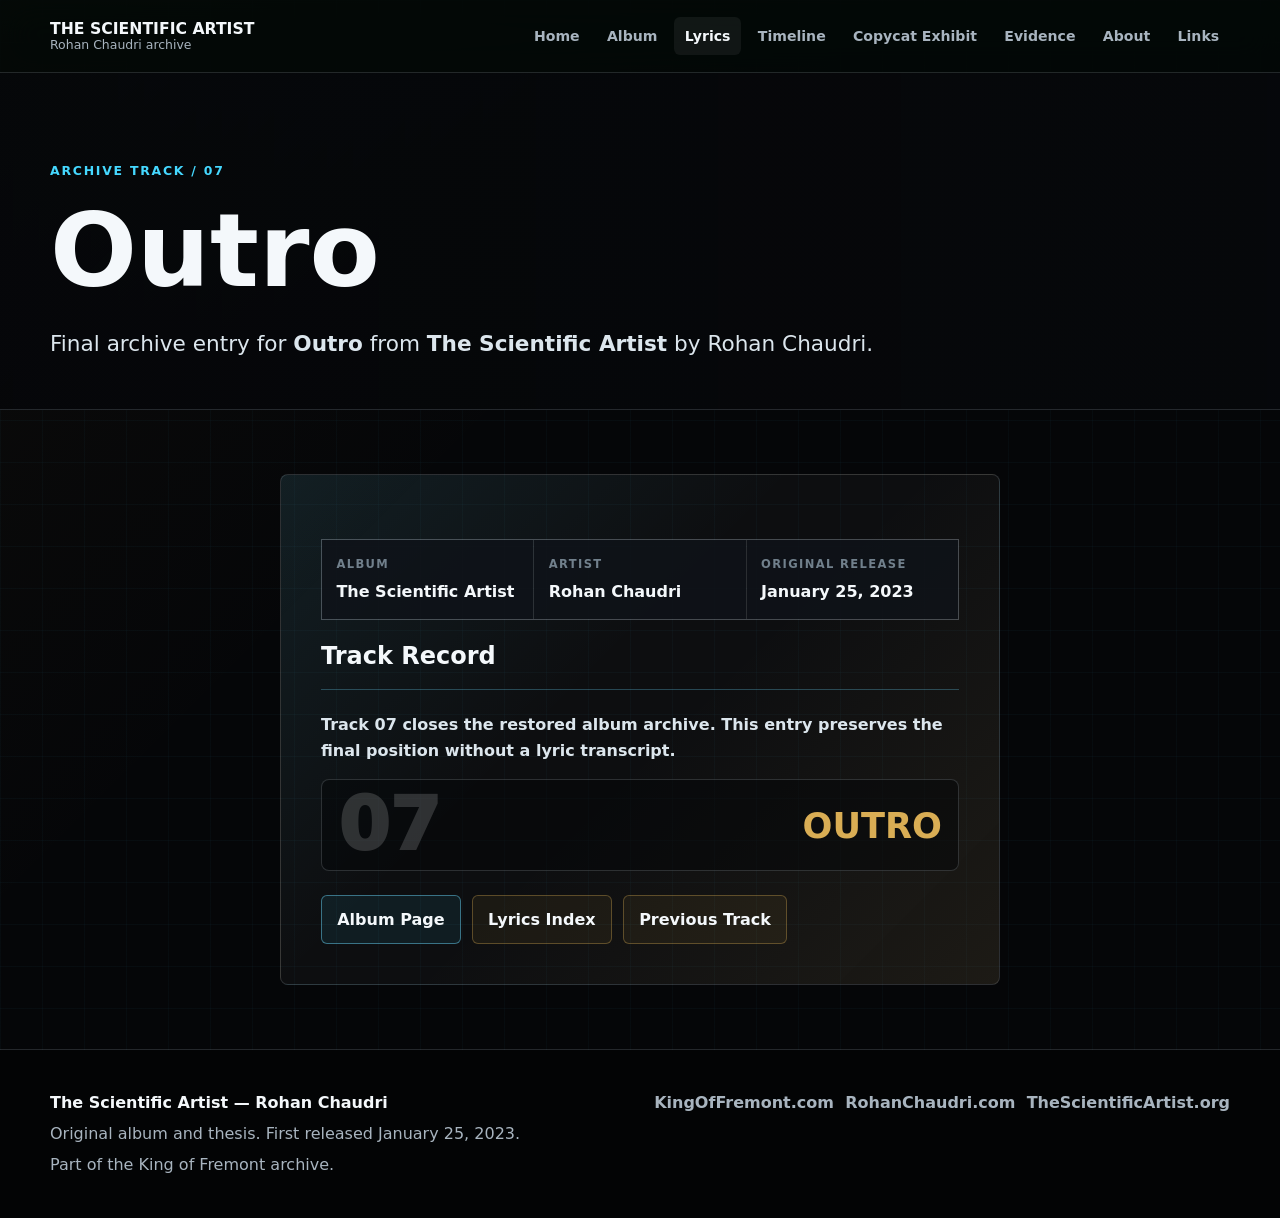
<file: lyrics/track-07/index.html>
<!doctype html>
<html lang="en">
  <head>
    <meta charset="utf-8">
    <meta name="viewport" content="width=device-width, initial-scale=1">
    <!-- Google tag (gtag.js) -->
    <script async src="https://www.googletagmanager.com/gtag/js?id=G-P9G4FFFDE5"></script>
    <script>
      window.dataLayer = window.dataLayer || [];
      function gtag(){dataLayer.push(arguments);}
      gtag('js', new Date());

      gtag('config', 'G-P9G4FFFDE5');
    </script>
    <title>Outro | The Scientific Artist | Rohan Chaudri</title>
    <meta name="description" content="Archive entry for Outro by Rohan Chaudri from The Scientific Artist, originally released January 25, 2023.">
    <link rel="canonical" href="https://thescientificartist.org/lyrics/track-07/">
    <meta property="og:type" content="music.song">
    <meta property="og:title" content="Outro | The Scientific Artist | Rohan Chaudri">
    <meta property="og:description" content="Archive entry for Outro by Rohan Chaudri from The Scientific Artist.">
    <meta property="og:url" content="https://thescientificartist.org/lyrics/track-07/">
    <meta property="og:image" content="https://thescientificartist.org/assets/scientific-artist-cover.png">
    <meta name="twitter:card" content="summary_large_image">
    <meta name="twitter:title" content="Outro | Rohan Chaudri">
    <meta name="twitter:description" content="Archive entry for Outro by Rohan Chaudri.">
    <meta name="twitter:image" content="https://thescientificartist.org/assets/scientific-artist-cover.png">
    <link rel="icon" type="image/x-icon" href="/favicon.ico?v=20260616" sizes="any">
    <link rel="icon" type="image/png" sizes="512x512" href="/assets/favicon.png?v=20260616">
    <link rel="apple-touch-icon" sizes="180x180" href="/apple-touch-icon.png?v=20260616">
    <link rel="stylesheet" href="/assets/styles.css">
    <script type="application/ld+json">
      {
        "@context": "https://schema.org",
        "@type": "MusicComposition",
        "name": "Outro",
        "url": "https://thescientificartist.org/lyrics/track-07/",
        "isPartOf": { "@type": "MusicAlbum", "name": "The Scientific Artist", "datePublished": "2023-01-25" },
        "lyricist": { "@type": "Person", "name": "Rohan Chaudri" },
        "byArtist": { "@type": "Person", "name": "Rohan Chaudri" }
      }
    </script>
  </head>
  <body>
    <a class="skip-link" href="#main">Skip to content</a>
    <header class="site-header"><div class="nav-shell"><a class="brand" href="/" aria-label="The Scientific Artist home"><strong>The Scientific Artist</strong><span>Rohan Chaudri archive</span></a><button class="nav-toggle" type="button" aria-label="Toggle navigation" aria-expanded="false" data-nav-toggle><span></span></button><nav class="site-nav" aria-label="Primary navigation" data-site-nav><a href="/">Home</a><a href="/album/">Album</a><a href="/lyrics/" aria-current="page">Lyrics</a><a href="/timeline/">Timeline</a><a href="/copycat-exhibit/">Copycat Exhibit</a><a href="/evidence/">Evidence</a><a href="/about-rohan-chaudri/">About</a><a href="/links/">Links</a></nav></div></header>
    <main id="main">
      <section class="page-hero compact-hero"><div class="page-hero-inner"><p class="eyebrow">Archive track / 07</p><h1 class="page-title">Outro</h1><p class="lead">Final archive entry for <strong>Outro</strong> from <strong>The Scientific Artist</strong> by Rohan Chaudri.</p></div></section>
      <section class="section compact-section"><article class="lyric-sheet outro-sheet">
        <div class="lyric-meta"><div><span class="stat-label">Album</span><strong class="stat-value">The Scientific Artist</strong></div><div><span class="stat-label">Artist</span><strong class="stat-value">Rohan Chaudri</strong></div><div><span class="stat-label">Original Release</span><strong class="stat-value">January 25, 2023</strong></div></div>
        <h2>Track Record</h2>
        <div class="track-note final-note">Track 07 closes the restored album archive. This entry preserves the final position without a lyric transcript.</div>
        <div class="outro-mark" aria-label="Track 07 marker"><span>07</span><strong>Outro</strong></div>
        <div class="button-row"><a class="button" href="/album/">Album Page</a><a class="button secondary" href="/lyrics/">Lyrics Index</a><a class="button secondary" href="/lyrics/track-06/">Previous Track</a></div>
      </article></section>
    </main>
    <footer class="site-footer"><div class="footer-inner"><div><strong>The Scientific Artist &mdash; Rohan Chaudri</strong><p>Original album and thesis. First released January 25, 2023.</p><p>Part of the King of Fremont archive.</p></div><nav class="footer-links" aria-label="Footer links"><a href="https://kingoffremont.com/">KingOfFremont.com</a><a href="https://rohanchaudri.com/">RohanChaudri.com</a><a href="https://thescientificartist.org/">TheScientificArtist.org</a></nav></div></footer>
    <script src="/assets/site.js"></script>
  </body>
</html>
</file>
<file: assets/styles.css>
:root {
  --bg: #050608;
  --bg-2: #090d12;
  --panel: #10161d;
  --panel-2: #151013;
  --line: rgba(226, 238, 255, 0.14);
  --line-strong: rgba(107, 220, 255, 0.45);
  --text: #f4f8fb;
  --muted: #a8b4bf;
  --dim: #71808c;
  --cyan: #45d8ff;
  --blue: #1a74ff;
  --gold: #d9ad54;
  --red: #d34c4c;
  --green: #68d391;
  --acid: #23e46b;
  --shadow: rgba(0, 0, 0, 0.62);
  --max: 1180px;
  --radius: 8px;
  color-scheme: dark;
}

* {
  box-sizing: border-box;
}

html {
  overflow-x: hidden;
  scroll-behavior: smooth;
}

body {
  margin: 0;
  overflow-x: hidden;
  background:
    linear-gradient(rgba(69, 216, 255, 0.032) 1px, transparent 1px),
    linear-gradient(90deg, rgba(69, 216, 255, 0.026) 1px, transparent 1px),
    linear-gradient(180deg, rgba(35, 228, 107, 0.08), transparent 18rem),
    linear-gradient(135deg, rgba(217, 173, 84, 0.035), transparent 42rem),
    var(--bg);
  background-size: 42px 42px, 42px 42px, auto, auto;
  color: var(--text);
  font-family: Inter, ui-sans-serif, system-ui, -apple-system, BlinkMacSystemFont, "Segoe UI", sans-serif;
  line-height: 1.6;
}

img {
  display: block;
  max-width: 100%;
}

a {
  color: inherit;
}

:focus-visible {
  outline: 2px solid var(--cyan);
  outline-offset: 4px;
}

.skip-link {
  position: fixed;
  left: 1rem;
  top: 1rem;
  z-index: 100;
  transform: translateY(-200%);
  background: var(--cyan);
  color: #001018;
  padding: 0.7rem 1rem;
  border-radius: 6px;
  font-weight: 800;
}

.skip-link:focus {
  transform: translateY(0);
}

.site-header {
  position: sticky;
  top: 0;
  z-index: 50;
  border-bottom: 1px solid var(--line);
  background: rgba(3, 5, 6, 0.82);
  backdrop-filter: blur(18px) saturate(140%);
}

.nav-shell {
  width: min(calc(100% - 2rem), var(--max));
  margin: 0 auto;
  min-height: 72px;
  display: flex;
  align-items: center;
  justify-content: space-between;
  gap: 1.25rem;
}

.brand {
  display: inline-flex;
  flex-direction: column;
  text-decoration: none;
  letter-spacing: 0;
  line-height: 1.05;
  min-width: 11rem;
}

.brand strong {
  font-size: 0.98rem;
  text-transform: uppercase;
}

.brand span {
  color: var(--muted);
  font-size: 0.78rem;
}

.nav-toggle {
  display: none;
  border: 1px solid var(--line);
  border-radius: 6px;
  background: transparent;
  color: var(--text);
  width: 42px;
  height: 42px;
  cursor: pointer;
}

.nav-toggle span,
.nav-toggle::before,
.nav-toggle::after {
  content: "";
  display: block;
  width: 18px;
  height: 2px;
  margin: 4px auto;
  background: currentColor;
}

.site-nav {
  display: flex;
  align-items: center;
  justify-content: flex-end;
  flex-wrap: wrap;
  gap: 0.35rem;
}

.site-nav a {
  color: var(--muted);
  text-decoration: none;
  padding: 0.48rem 0.68rem;
  border-radius: 6px;
  font-size: 0.88rem;
  font-weight: 700;
}

.site-nav a[aria-current="page"],
.site-nav a:hover {
  color: var(--text);
  background: rgba(255, 255, 255, 0.06);
}

.hero {
  position: relative;
  min-height: min(780px, calc(100svh - 72px));
  overflow: hidden;
  border-bottom: 1px solid var(--line);
  isolation: isolate;
}

.hero::before {
  content: "";
  position: absolute;
  inset: 0;
  z-index: -2;
  background:
    radial-gradient(circle at 76% 42%, rgba(69, 216, 255, 0.16), transparent 28rem),
    radial-gradient(circle at 20% 28%, rgba(217, 173, 84, 0.11), transparent 24rem),
    linear-gradient(90deg, rgba(5, 6, 8, 0.97) 0%, rgba(5, 6, 8, 0.9) 48%, rgba(5, 6, 8, 0.72) 100%);
}

.hero::after {
  content: "";
  position: absolute;
  inset: 0;
  z-index: -1;
  background:
    linear-gradient(90deg, rgba(69, 216, 255, 0.05) 1px, transparent 1px),
    linear-gradient(0deg, rgba(217, 173, 84, 0.025) 1px, transparent 1px);
  background-size: 64px 64px;
  mask-image: linear-gradient(90deg, #000 0%, transparent 82%);
  opacity: 0.62;
}

.hero-inner {
  width: min(calc(100% - 2rem), var(--max));
  min-height: inherit;
  margin: 0 auto;
  display: grid;
  align-content: center;
  padding: clamp(4rem, 9vw, 8rem) 0 clamp(2rem, 4vw, 3.5rem);
}

.hero-stage {
  display: grid;
  grid-template-columns: minmax(0, 1fr) minmax(300px, 430px);
  gap: clamp(2rem, 6vw, 5rem);
  align-items: center;
  width: 100%;
  min-width: 0;
}

.hero-copy {
  width: min(680px, 100%);
  min-width: 0;
}

.hero h1 {
  font-size: clamp(3rem, 6.4vw, 6rem);
  max-width: 10.5ch;
}

.hero-byline {
  margin: 0.6rem 0 0;
  color: var(--gold);
  font-size: clamp(1.15rem, 2.6vw, 1.85rem);
  font-weight: 900;
  letter-spacing: 0.02em;
}

.hero-actions {
  display: flex;
  flex-wrap: wrap;
  gap: 0.7rem;
  margin-top: 1.5rem;
}

.hero-art {
  position: relative;
  margin: 0;
  align-self: center;
  min-width: 0;
}

.hero-art::before {
  content: "";
  position: absolute;
  inset: -5% -7% 12% 8%;
  z-index: -1;
  border-radius: 18px;
  background:
    linear-gradient(135deg, rgba(69, 216, 255, 0.16), transparent 52%),
    linear-gradient(315deg, rgba(217, 173, 84, 0.16), transparent 44%);
  filter: blur(2px);
  opacity: 0.9;
}

.cover-shell {
  position: relative;
  overflow: hidden;
  aspect-ratio: 1 / 1;
  border: 1px solid rgba(226, 238, 255, 0.18);
  border-radius: 4px;
  background: #050608;
  box-shadow:
    0 28px 80px rgba(0, 0, 0, 0.58),
    0 0 0 8px rgba(255, 255, 255, 0.025),
    0 0 64px rgba(69, 216, 255, 0.16);
}

.cover-shell img {
  width: 100%;
  height: 100%;
  object-fit: cover;
}

.cover-shell::before {
  content: "";
  position: absolute;
  inset: 0;
  background:
    linear-gradient(180deg, rgba(255, 255, 255, 0.08), transparent 22%),
    linear-gradient(120deg, transparent 55%, rgba(217, 173, 84, 0.14));
  opacity: 0.42;
  pointer-events: none;
}

.cover-shell::after {
  content: "";
  position: absolute;
  inset: auto 0 0;
  height: 38%;
  background: linear-gradient(180deg, transparent, rgba(0, 0, 0, 0.28));
  pointer-events: none;
}

.cover-caption {
  display: flex;
  justify-content: space-between;
  gap: 1rem;
  margin-top: 0.75rem;
  border: 1px solid var(--line);
  border-radius: 4px;
  padding: 0.85rem 0.95rem;
  background: rgba(9, 13, 18, 0.88);
}

.cover-caption span {
  color: var(--dim);
  font-size: 0.72rem;
  font-weight: 900;
  letter-spacing: 0.12em;
  text-transform: uppercase;
}

.cover-caption strong {
  color: var(--gold);
  font-size: 0.86rem;
  font-weight: 900;
}

.cover-context {
  display: grid;
  gap: 1px;
  margin-top: 0.8rem;
  border: 1px solid var(--line);
  background: var(--line);
}

.cover-context span {
  display: block;
  padding: 0.55rem 0.75rem;
  background: rgba(5, 6, 8, 0.86);
  color: #cbd6de;
  font-size: 0.78rem;
  font-weight: 850;
  letter-spacing: 0.03em;
}

.eyebrow {
  margin: 0 0 1rem;
  color: var(--cyan);
  font-size: 0.78rem;
  font-weight: 900;
  letter-spacing: 0.14em;
  text-transform: uppercase;
}

h1,
h2,
h3 {
  line-height: 1.05;
  letter-spacing: 0;
}

h1 {
  margin: 0;
  font-size: clamp(2.85rem, 8vw, 6.7rem);
  max-width: 12ch;
}

.page-title {
  max-width: 13ch;
}

.lead {
  margin: 1.4rem 0 0;
  color: #dce6ed;
  font-size: clamp(1.05rem, 2.2vw, 1.35rem);
  max-width: 66ch;
}

.source-line {
  margin-top: 2rem;
  display: inline-block;
  border-left: 4px solid var(--cyan);
  padding: 0.75rem 1rem;
  background: rgba(69, 216, 255, 0.08);
  color: var(--text);
  font-size: clamp(1.05rem, 2vw, 1.28rem);
  font-weight: 900;
}

.hero-facts {
  margin-top: clamp(2.4rem, 5vw, 4rem);
  display: grid;
  grid-template-columns: repeat(5, minmax(0, 1fr));
  gap: 1px;
  border: 1px solid var(--line);
  background: var(--line);
}

.hero-facts div {
  min-height: 104px;
  padding: 1rem;
  background: rgba(9, 13, 18, 0.8);
}

.hero-facts span,
.metadata-block dt,
.stat-label {
  display: block;
  color: var(--dim);
  font-size: 0.72rem;
  font-weight: 900;
  letter-spacing: 0.12em;
  text-transform: uppercase;
}

.hero-facts strong,
.metadata-block dd,
.stat-value {
  display: block;
  margin: 0.35rem 0 0;
  color: var(--text);
  font-weight: 850;
}

.album-spine-section {
  position: relative;
  overflow: hidden;
  padding: clamp(3rem, 6vw, 5rem) 0;
  border-bottom: 1px solid var(--line);
  background:
    linear-gradient(90deg, rgba(69, 216, 255, 0.055), transparent 36%),
    linear-gradient(270deg, rgba(217, 173, 84, 0.075), transparent 38%),
    rgba(5, 6, 8, 0.72);
}

.album-spine-section::before {
  content: "";
  position: absolute;
  inset: 0;
  background:
    linear-gradient(90deg, transparent 0, rgba(255, 255, 255, 0.045) 50%, transparent 100%),
    linear-gradient(0deg, rgba(69, 216, 255, 0.035) 1px, transparent 1px);
  background-size: 100% 100%, 100% 34px;
  pointer-events: none;
}

.album-spine {
  position: relative;
  display: grid;
  grid-template-columns: minmax(260px, 0.45fr) minmax(0, 0.9fr);
  gap: clamp(1.5rem, 4vw, 3rem);
  align-items: center;
}

.spine-copy h2 {
  margin: 0;
  font-size: clamp(2rem, 4.6vw, 4rem);
}

.spine-copy p {
  margin: 1rem 0 1.25rem;
  color: var(--muted);
}

.spine-tracklist {
  list-style: none;
  display: grid;
  grid-template-columns: repeat(4, minmax(0, 1fr));
  gap: 1px;
  margin: 0;
  padding: 0;
  border-radius: 0;
  background: transparent;
}

.spine-tracklist li {
  position: relative;
  min-width: 0;
  min-height: 132px;
  display: grid;
  grid-template-rows: auto minmax(0, 1fr) auto;
  gap: 0.7rem;
  padding: 1.15rem;
  border-radius: 6px;
  overflow: hidden;
  isolation: isolate;
  background:
    linear-gradient(145deg, rgba(255, 255, 255, 0.058), transparent 42%),
    rgba(7, 10, 12, 0.96);
  box-shadow:
    inset 0 0 0 1px rgba(226, 238, 255, 0.11),
    0 20px 58px rgba(0, 0, 0, 0.2);
  transition:
    background 180ms ease,
    box-shadow 180ms ease,
    transform 180ms ease;
}

.spine-tracklist li::before {
  content: "";
  position: absolute;
  inset: 0 0 auto;
  height: 1px;
  background: linear-gradient(90deg, rgba(217, 173, 84, 0.64), rgba(226, 238, 255, 0.16));
  opacity: 0.58;
  pointer-events: none;
}

.spine-tracklist li::after {
  content: "";
  position: absolute;
  inset: 0;
  background: radial-gradient(circle at 18% 0%, rgba(217, 173, 84, 0.1), transparent 44%);
  opacity: 0;
  transition: opacity 180ms ease;
  pointer-events: none;
}

.spine-tracklist li:hover {
  z-index: 2;
  background:
    linear-gradient(145deg, rgba(255, 255, 255, 0.075), transparent 42%),
    rgba(11, 13, 15, 0.98);
  box-shadow:
    inset 0 0 0 1px rgba(226, 238, 255, 0.16),
    0 24px 64px rgba(0, 0, 0, 0.26);
  transform: translateY(-1px);
}

.spine-tracklist li:hover::after {
  opacity: 1;
}

.spine-kicker {
  position: relative;
  z-index: 1;
  display: inline-flex;
  align-items: center;
  justify-content: space-between;
  gap: 0.7rem;
  width: 100%;
  color: rgba(217, 173, 84, 0.88);
  font-size: 0.68rem;
  font-weight: 900;
  letter-spacing: 0.11em;
  text-transform: uppercase;
}

.spine-kicker b {
  display: inline-grid;
  width: 2rem;
  height: 1.55rem;
  place-items: center;
  border: 1px solid rgba(226, 238, 255, 0.12);
  border-radius: 6px;
  background: rgba(255, 255, 255, 0.045);
  color: var(--text);
  font-size: 0.72rem;
  font-variant-numeric: tabular-nums;
  letter-spacing: 0;
  line-height: 1;
  box-shadow: inset 0 1px 0 rgba(255, 255, 255, 0.045);
}

.spine-tracklist a {
  position: relative;
  z-index: 1;
  align-self: end;
  color: var(--text);
  text-decoration: none;
  font-size: clamp(1rem, 1.7vw, 1.18rem);
  line-height: 1.1;
  font-weight: 850;
}

.spine-tracklist a:hover {
  color: var(--cyan);
}

.spine-tracklist em {
  position: relative;
  z-index: 1;
  align-self: end;
  color: rgba(168, 180, 191, 0.74);
  font-size: 0.76rem;
  font-style: normal;
  font-weight: 800;
  letter-spacing: 0.03em;
}

.spine-tracklist li.is-final,
.tracklist li.is-final,
.lyric-card.is-final {
  background:
    linear-gradient(145deg, rgba(217, 173, 84, 0.08), transparent 44%),
    rgba(8, 11, 12, 0.96);
}

.section {
  padding: clamp(3.5rem, 7vw, 7rem) 0;
  border-bottom: 1px solid var(--line);
}

.section.alt {
  background: linear-gradient(180deg, rgba(255, 255, 255, 0.025), transparent);
}

.section.compact-section {
  padding: clamp(2.25rem, 5vw, 4rem) 0;
}

.section-inner {
  width: min(calc(100% - 2rem), var(--max));
  margin: 0 auto;
}

.section-header {
  display: grid;
  grid-template-columns: minmax(0, 0.85fr) minmax(280px, 0.55fr);
  gap: clamp(1.5rem, 5vw, 4rem);
  align-items: end;
  margin-bottom: clamp(1.7rem, 4vw, 3rem);
}

.section-header h2 {
  margin: 0;
  font-size: clamp(2rem, 5vw, 4rem);
}

.section-header p {
  margin: 0;
  color: var(--muted);
  font-size: 1rem;
}

.grid {
  display: grid;
  gap: 1rem;
}

.grid.three {
  grid-template-columns: repeat(3, minmax(0, 1fr));
}

.grid.two {
  grid-template-columns: repeat(2, minmax(0, 1fr));
}

.archive-card,
.evidence-card,
.lyric-card,
.link-card,
.timeline-item,
.metadata-block,
.comparison-panel,
.doc-panel {
  position: relative;
  border: 1px solid var(--line);
  border-radius: var(--radius);
  background:
    linear-gradient(180deg, rgba(255, 255, 255, 0.052), rgba(255, 255, 255, 0.014)),
    rgba(5, 7, 8, 0.72);
  transition: border-color 180ms ease, background 180ms ease, transform 180ms ease, box-shadow 180ms ease;
}

.archive-card::before,
.evidence-card::before,
.lyric-card::before,
.link-card::before,
.timeline-item::after,
.doc-panel::before {
  content: "";
  position: absolute;
  left: 0.8rem;
  right: 0.8rem;
  top: 0;
  height: 1px;
  background: linear-gradient(90deg, transparent, rgba(69, 216, 255, 0.54), rgba(35, 228, 107, 0.32), transparent);
  opacity: 0.7;
}

.lyric-card,
.link-card {
  color: var(--text);
  text-decoration: none;
}

.archive-card,
.evidence-card,
.lyric-card,
.link-card,
.timeline-item,
.doc-panel {
  padding: clamp(1rem, 2vw, 1.35rem);
  box-shadow: 0 16px 45px rgba(0, 0, 0, 0.18);
}

.archive-card h3,
.evidence-card h3,
.lyric-card h3,
.link-card h3,
.timeline-item h3,
.doc-panel h3 {
  margin: 0;
  font-size: 1.08rem;
}

.lyric-card {
  display: grid;
  align-content: start;
  min-height: 142px;
}

.lyric-card h3 {
  line-height: 1.15;
}

.archive-card p,
.evidence-card p,
.lyric-card p,
.link-card p,
.timeline-item p,
.doc-panel p {
  margin: 0.75rem 0 0;
  color: var(--muted);
}

.record-grid {
  display: grid;
  grid-template-columns: repeat(2, minmax(0, 1fr));
  gap: 1px;
  margin-top: 1rem;
  border: 1px solid var(--line);
  background: var(--line);
}

.record-grid div {
  padding: 0.9rem;
  background: rgba(9, 13, 18, 0.86);
}

.record-grid dt {
  color: var(--dim);
  font-size: 0.72rem;
  font-weight: 900;
  letter-spacing: 0.12em;
  text-transform: uppercase;
}

.record-grid dd {
  margin: 0.35rem 0 0;
  color: var(--text);
  font-weight: 850;
  overflow-wrap: anywhere;
}

.tag-row {
  display: flex;
  flex-wrap: wrap;
  gap: 0.45rem;
  margin-top: 1rem;
}

.tag {
  display: inline-flex;
  align-items: center;
  min-height: 30px;
  border: 1px solid var(--line);
  border-radius: 999px;
  padding: 0.25rem 0.65rem;
  color: #d8e3ea;
  background: rgba(0, 0, 0, 0.2);
  font-size: 0.78rem;
  font-weight: 800;
}

.tag.cyan {
  border-color: rgba(69, 216, 255, 0.46);
  color: var(--cyan);
}

.tag.gold {
  border-color: rgba(217, 173, 84, 0.48);
  color: var(--gold);
}

.tag.red {
  border-color: rgba(211, 76, 76, 0.5);
  color: #ff9999;
}

.button-row {
  display: flex;
  flex-wrap: wrap;
  gap: 0.7rem;
  margin-top: 1.5rem;
}

.button {
  display: inline-flex;
  align-items: center;
  justify-content: center;
  min-height: 44px;
  border: 1px solid var(--line-strong);
  border-radius: 6px;
  padding: 0.65rem 0.95rem;
  background: rgba(69, 216, 255, 0.08);
  color: var(--text);
  text-decoration: none;
  font-weight: 850;
  transition: border-color 180ms ease, background 180ms ease, transform 180ms ease;
}

.button.secondary {
  border-color: rgba(217, 173, 84, 0.34);
  background: rgba(217, 173, 84, 0.065);
}

.button:hover {
  background: rgba(69, 216, 255, 0.16);
  border-color: rgba(69, 216, 255, 0.78);
  transform: translateY(-1px);
}

.archive-card:hover,
.evidence-card:hover,
.lyric-card:hover,
.comparison-panel:hover,
.doc-panel:hover {
  border-color: rgba(107, 220, 255, 0.35);
  background: linear-gradient(180deg, rgba(69, 216, 255, 0.075), rgba(255, 255, 255, 0.018));
  box-shadow: 0 20px 55px rgba(0, 0, 0, 0.24);
}

.page-hero {
  padding: clamp(4rem, 9vw, 8rem) 0 clamp(2.4rem, 5vw, 4rem);
  border-bottom: 1px solid var(--line);
  background:
    linear-gradient(90deg, rgba(5, 6, 8, 0.94), rgba(5, 6, 8, 0.75)),
    linear-gradient(135deg, rgba(69, 216, 255, 0.08), transparent 34%),
    var(--bg-2);
}

.page-hero.compact-hero {
  padding: clamp(3rem, 7vw, 5.5rem) 0 clamp(1.8rem, 4vw, 3rem);
}

.page-hero-inner {
  width: min(calc(100% - 2rem), var(--max));
  margin: 0 auto;
}

.page-hero .lead {
  max-width: 72ch;
}

.album-record-hero {
  position: relative;
  overflow: hidden;
  border-bottom: 1px solid rgba(226, 238, 255, 0.12);
  padding: clamp(3.5rem, 7vw, 6.4rem) 0 clamp(2.4rem, 5vw, 4.3rem);
  background:
    linear-gradient(180deg, rgba(35, 228, 107, 0.32), rgba(8, 13, 10, 0.28) 42%, rgba(5, 6, 8, 0.98) 100%),
    linear-gradient(90deg, rgba(5, 6, 8, 0.62), rgba(5, 6, 8, 0.22) 52%, rgba(5, 6, 8, 0.82)),
    #071006;
}

.album-record-hero::after {
  content: "";
  position: absolute;
  inset: auto 0 0;
  height: 34%;
  background: linear-gradient(180deg, transparent, rgba(5, 6, 8, 0.92));
  pointer-events: none;
}

.album-record {
  position: relative;
  z-index: 1;
  display: grid;
  grid-template-columns: clamp(170px, 22vw, 250px) minmax(0, 1fr);
  gap: clamp(1.4rem, 3.4vw, 2.4rem);
  align-items: end;
}

.album-record-cover {
  position: relative;
  margin: 0;
  border-radius: 6px;
  overflow: hidden;
  background: #030405;
  box-shadow:
    0 34px 70px var(--shadow),
    0 0 0 1px rgba(255, 255, 255, 0.08),
    0 0 70px rgba(35, 228, 107, 0.14);
}

.album-record-cover img {
  width: 100%;
  aspect-ratio: 1 / 1;
  object-fit: cover;
}

.album-record-copy .page-title {
  max-width: none;
  font-size: clamp(3rem, 8.8vw, 6.1rem);
  text-wrap: balance;
}

.album-credit {
  display: flex;
  flex-wrap: wrap;
  align-items: center;
  gap: 0.45rem;
  margin: 1rem 0 0;
  color: rgba(244, 248, 251, 0.7);
  font-size: 0.95rem;
  font-weight: 800;
}

.album-credit span::before {
  content: "\2022";
  margin-right: 0.45rem;
  color: rgba(244, 248, 251, 0.42);
}

.album-actions {
  display: flex;
  flex-wrap: wrap;
  align-items: center;
  gap: 0.75rem;
  margin-top: 1.5rem;
}

.play-button {
  position: relative;
  display: inline-grid;
  place-items: center;
  width: 56px;
  height: 56px;
  border-radius: 50%;
  background: var(--acid);
  color: #031006;
  box-shadow: 0 16px 38px rgba(35, 228, 107, 0.22);
  transition: transform 180ms ease, filter 180ms ease;
}

.play-button span {
  width: 0;
  height: 0;
  margin-left: 4px;
  border-top: 10px solid transparent;
  border-bottom: 10px solid transparent;
  border-left: 15px solid currentColor;
}

.play-button:hover {
  filter: brightness(1.07);
  transform: translateY(-1px) scale(1.02);
}

.album-list-section {
  padding-top: clamp(2.2rem, 5vw, 4.2rem);
  background:
    linear-gradient(180deg, rgba(5, 6, 8, 0.96), rgba(5, 6, 8, 0.86)),
    linear-gradient(90deg, rgba(35, 228, 107, 0.05), transparent 38%);
}

.album-table-head {
  display: grid;
  grid-template-columns: 48px minmax(0, 1fr) 88px;
  gap: 1rem;
  align-items: center;
  border-bottom: 1px solid rgba(226, 238, 255, 0.13);
  padding: 0 1rem 0.55rem;
  color: var(--dim);
  font-size: 0.82rem;
  font-weight: 900;
  letter-spacing: 0.03em;
}

.album-table-head span:last-child {
  text-align: right;
}

.split {
  display: grid;
  grid-template-columns: minmax(280px, 0.5fr) minmax(0, 0.75fr);
  gap: clamp(1.4rem, 4vw, 3rem);
  align-items: start;
}

.album-cover {
  border: 1px solid var(--line-strong);
  border-radius: var(--radius);
  background: #050608;
  box-shadow: 0 0 0 1px rgba(255, 255, 255, 0.04), 0 24px 70px rgba(0, 0, 0, 0.34);
}

.album-metadata {
  align-self: start;
}

.metadata-block {
  padding: 1rem;
}

.metadata-block dl {
  margin: 0;
  display: grid;
  gap: 0.85rem;
}

.metadata-block dd {
  margin-left: 0;
}

.tracklist {
  list-style: none;
  padding: 0;
  margin: 0;
  border: 1px solid var(--line);
  border-radius: var(--radius);
}

.stream-tracklist {
  border: 0;
  border-radius: 0;
}

.tracklist li {
  display: grid;
  grid-template-columns: 64px minmax(0, 1fr) auto;
  gap: 1rem;
  align-items: center;
  padding: 0.9rem 1rem;
  border-bottom: 1px solid var(--line);
}

.stream-tracklist li {
  grid-template-columns: 48px minmax(0, 1fr) 88px;
  border-bottom-color: rgba(226, 238, 255, 0.075);
  border-radius: 5px;
  padding: 0.72rem 1rem;
  transition: background 160ms ease, transform 160ms ease;
}

.stream-tracklist li:hover {
  background: rgba(255, 255, 255, 0.055);
}

.tracklist li.is-final {
  border-color: rgba(107, 220, 255, 0.24);
}

.tracklist li:last-child {
  border-bottom: 0;
}

.track-num {
  color: var(--cyan);
  font-weight: 900;
  font-variant-numeric: tabular-nums;
}

.tracklist a {
  color: var(--text);
  font-weight: 850;
  text-decoration: none;
}

.stream-tracklist a {
  display: grid;
  gap: 0.08rem;
}

.stream-tracklist a strong {
  font-weight: 850;
}

.stream-tracklist a small {
  color: var(--dim);
  font-size: 0.84rem;
  font-weight: 800;
}

.stream-tracklist time {
  color: var(--muted);
  font-size: 0.88rem;
  font-weight: 850;
  text-align: right;
  font-variant-numeric: tabular-nums;
}

.tracklist a:hover {
  color: var(--cyan);
}

.status {
  color: var(--dim);
  font-size: 0.82rem;
  font-weight: 800;
}

.album-legal {
  margin-top: 1.65rem;
  color: var(--dim);
  font-size: 0.85rem;
  font-weight: 760;
}

.album-legal p {
  margin: 0.15rem 0;
}

.timeline {
  position: relative;
  display: grid;
  gap: 1rem;
}

.timeline::before {
  content: "";
  position: absolute;
  left: 1rem;
  top: 0.5rem;
  bottom: 0.5rem;
  width: 1px;
  background: var(--line-strong);
}

.timeline-item {
  position: relative;
  margin-left: 2.7rem;
}

.timeline-item::before {
  content: "";
  position: absolute;
  left: -2.05rem;
  top: 1.22rem;
  width: 12px;
  height: 12px;
  border: 2px solid var(--cyan);
  border-radius: 50%;
  background: var(--bg);
}

.timeline-item time {
  color: var(--gold);
  font-weight: 900;
  letter-spacing: 0.08em;
  text-transform: uppercase;
}

.comparison-grid {
  display: grid;
  grid-template-columns: repeat(2, minmax(0, 1fr));
  gap: 1rem;
}

.comparison-panel {
  overflow: hidden;
}

.comparison-media {
  aspect-ratio: 1 / 1;
  display: grid;
  place-items: center;
  background:
    linear-gradient(rgba(69, 216, 255, 0.08) 1px, transparent 1px),
    linear-gradient(90deg, rgba(69, 216, 255, 0.08) 1px, transparent 1px),
    #070a0f;
  background-size: 28px 28px;
}

.comparison-media.wide {
  aspect-ratio: 16 / 10;
}

.comparison-media.type-sample {
  aspect-ratio: 4 / 3;
}

.comparison-media img {
  width: 100%;
  height: 100%;
  object-fit: contain;
  padding: 1rem;
}

.comparison-media.flush img {
  padding: 0;
}

.comparison-panel figcaption {
  margin: 0;
  padding: 1rem;
  border-top: 1px solid var(--line);
  color: var(--muted);
  font-size: 0.95rem;
}

.comparison-subhead {
  margin: clamp(1.5rem, 4vw, 2.5rem) 0 1rem;
  color: var(--text);
  font-size: clamp(1.35rem, 3vw, 2rem);
}

.record-comparison-strip {
  display: grid;
  grid-template-columns: minmax(0, 1fr) auto minmax(0, 1fr);
  gap: 0.75rem;
  align-items: stretch;
  margin: clamp(1.5rem, 4vw, 2.5rem) 0 0;
}

.record-node,
.record-gap {
  border: 1px solid rgba(211, 76, 76, 0.5);
  border-radius: var(--radius);
  background:
    linear-gradient(180deg, rgba(255, 255, 255, 0.045), rgba(255, 255, 255, 0.01)),
    rgba(8, 11, 13, 0.82);
}

.record-node {
  display: grid;
  gap: 0.35rem;
  padding: 1rem;
  border-color: rgba(69, 216, 255, 0.34);
}

.record-node.is-later {
  border-color: rgba(211, 76, 76, 0.62);
  background:
    linear-gradient(135deg, rgba(211, 76, 76, 0.14), rgba(255, 255, 255, 0.015)),
    rgba(8, 11, 13, 0.86);
}

.record-node span {
  color: var(--dim);
  font-size: 0.72rem;
  font-weight: 900;
  letter-spacing: 0.12em;
  line-height: 1.1;
  text-transform: uppercase;
}

.record-node strong {
  color: var(--text);
  font-size: clamp(1.05rem, 2vw, 1.28rem);
  font-weight: 900;
  line-height: 1.15;
}

.record-gap {
  display: grid;
  place-items: center;
  min-width: 9rem;
  padding: 0.75rem 1rem;
  border-color: rgba(217, 173, 84, 0.55);
  background: rgba(217, 173, 84, 0.08);
  text-align: center;
}

.record-gap span {
  color: var(--gold);
  font-size: 0.86rem;
  font-weight: 950;
  letter-spacing: 0.08em;
  line-height: 1.15;
  text-transform: uppercase;
}

.record-table-wrap {
  margin-top: 1.2rem;
  overflow: hidden;
  border: 1px solid var(--line);
  border-radius: var(--radius);
  background: rgba(5, 7, 8, 0.72);
}

.record-table {
  width: 100%;
  border-collapse: collapse;
  table-layout: fixed;
}

.record-table th,
.record-table td {
  text-align: left;
  vertical-align: top;
}

.record-table th {
  padding: 0.75rem 1rem;
  background: rgba(69, 216, 255, 0.06);
  color: var(--dim);
  font-size: 0.72rem;
  font-weight: 950;
  letter-spacing: 0.12em;
  text-transform: uppercase;
}

.record-table th:nth-child(1),
.record-table td:nth-child(1) {
  width: 22%;
}

.record-table th:nth-child(2),
.record-table td:nth-child(2) {
  width: 31%;
}

.record-table td {
  border-top: 1px solid var(--line);
  padding: 1rem;
  color: var(--muted);
  line-height: 1.38;
}

.record-table td:first-child {
  color: var(--text);
  font-weight: 900;
  white-space: nowrap;
}

.record-table td strong {
  color: var(--text);
  font-weight: 900;
}

.record-table tr.is-later td {
  background: rgba(211, 76, 76, 0.09);
}

.record-table tr.is-later td:first-child {
  color: #ffb4b4;
}

.sequence-callout {
  margin-top: 1rem !important;
  border-top: 1px solid var(--line);
  padding-top: 0.95rem;
  color: var(--text) !important;
  font-weight: 850;
}

.video-proof {
  display: grid;
  grid-template-columns: minmax(0, 1fr) minmax(280px, 0.45fr);
  gap: 1rem;
  align-items: stretch;
}

.video-frame {
  position: relative;
  overflow: hidden;
  width: 100%;
  height: 0;
  padding-bottom: 56.25%;
  border: 1px solid var(--line-strong);
  border-radius: var(--radius);
  background:
    linear-gradient(135deg, rgba(69, 216, 255, 0.08), transparent 42%),
    #050608;
}

.video-frame iframe {
  position: absolute;
  inset: 0;
  width: 100%;
  height: 100%;
  border: 0;
}

.video-details {
  display: grid;
  align-content: start;
  gap: 1rem;
}

.date-stamp {
  display: inline-flex;
  width: fit-content;
  border: 1px solid rgba(217, 173, 84, 0.56);
  border-radius: 6px;
  padding: 0.45rem 0.65rem;
  background: rgba(217, 173, 84, 0.1);
  color: var(--gold);
  font-size: 0.82rem;
  font-weight: 900;
  letter-spacing: 0.08em;
  text-transform: uppercase;
}

.evidence-card {
  min-height: 190px;
}

.evidence-card .slot {
  margin-top: 1rem;
  border-top: 1px solid var(--line);
  padding-top: 0.85rem;
  color: var(--dim);
  font-size: 0.86rem;
  font-weight: 800;
  word-break: break-word;
}

.lyric-sheet {
  width: min(calc(100% - 2rem), 860px);
  margin: 0 auto;
  border: 1px solid var(--line);
  border-radius: var(--radius);
  padding: clamp(1.25rem, 4vw, 2.5rem);
  background: rgba(255, 255, 255, 0.035);
}

.outro-sheet {
  width: min(calc(100% - 2rem), 720px);
  background:
    linear-gradient(135deg, rgba(69, 216, 255, 0.08), transparent 42%),
    linear-gradient(315deg, rgba(217, 173, 84, 0.08), transparent 48%),
    rgba(255, 255, 255, 0.035);
}

.lyric-meta {
  display: grid;
  grid-template-columns: repeat(3, minmax(0, 1fr));
  gap: 1px;
  margin: 1.5rem 0;
  border: 1px solid var(--line);
  background: var(--line);
}

.lyric-meta div {
  padding: 0.9rem;
  background: rgba(9, 13, 18, 0.84);
}

.track-note {
  margin-top: 1rem;
  border-top: 1px solid var(--line);
  padding-top: 1.4rem;
  color: #dce6ed;
  font-weight: 750;
}

.final-note {
  border-top-color: rgba(107, 220, 255, 0.28);
}

.outro-mark {
  display: flex;
  align-items: center;
  justify-content: space-between;
  gap: 1rem;
  margin-top: 1rem;
  border: 1px solid rgba(226, 238, 255, 0.16);
  border-radius: var(--radius);
  padding: 0.85rem 1rem;
  background: rgba(5, 6, 8, 0.52);
}

.outro-mark span {
  color: rgba(255, 255, 255, 0.16);
  font-size: clamp(2.4rem, 9vw, 4.6rem);
  line-height: 0.85;
  font-weight: 950;
  font-variant-numeric: tabular-nums;
}

.outro-mark strong {
  color: var(--gold);
  font-size: clamp(1.25rem, 4vw, 2.2rem);
  line-height: 1;
  text-transform: uppercase;
}

.lyrics-lines {
  display: grid;
  gap: 0.55rem;
  margin-top: 1rem;
  border-top: 1px solid var(--line);
  padding-top: 1.4rem;
  color: #dce6ed;
}

.lyrics-lines p {
  margin: 0;
  padding-left: 1rem;
  border-left: 2px solid rgba(69, 216, 255, 0.22);
  overflow-wrap: anywhere;
}

.analysis-panel {
  margin-top: clamp(2rem, 5vw, 3rem);
  border-top: 1px solid var(--line);
  padding-top: 1.4rem;
}

.analysis-panel h2 {
  margin-top: 0;
}

.analysis-grid {
  display: grid;
  grid-template-columns: repeat(2, minmax(0, 1fr));
  gap: 1rem;
}

.analysis-card {
  border: 1px solid var(--line);
  border-radius: var(--radius);
  padding: 1rem;
  background:
    linear-gradient(135deg, rgba(69, 216, 255, 0.08), transparent 45%),
    rgba(9, 13, 18, 0.72);
}

.analysis-card strong {
  display: block;
  color: var(--cyan);
  font-weight: 900;
}

.analysis-card p {
  margin: 0.65rem 0 0;
  color: var(--muted);
}

.links-list {
  display: grid;
  grid-template-columns: repeat(2, minmax(0, 1fr));
  gap: 0.85rem;
}

.link-card {
  display: flex;
  align-items: center;
  justify-content: space-between;
  gap: 1rem;
  min-height: 86px;
  color: var(--text);
  text-decoration: none;
}

.link-card span {
  color: var(--muted);
  font-size: 0.9rem;
}

.link-card:hover {
  border-color: var(--line-strong);
  background: rgba(69, 216, 255, 0.08);
  transform: translateY(-2px);
}

.link-arrow {
  color: var(--cyan);
  font-weight: 900;
}

.site-footer {
  padding: 2.5rem 0;
  background: #030405;
}

.footer-inner {
  width: min(calc(100% - 2rem), var(--max));
  margin: 0 auto;
  display: grid;
  grid-template-columns: minmax(0, 1fr) auto;
  gap: 1.5rem;
  align-items: start;
}

.site-footer p {
  margin: 0.35rem 0 0;
  color: var(--muted);
}

.footer-links {
  display: flex;
  flex-wrap: wrap;
  justify-content: flex-end;
  gap: 0.7rem;
}

.footer-links a {
  color: var(--muted);
  text-decoration: none;
  font-weight: 800;
}

.footer-links a:hover {
  color: var(--cyan);
}

@media (prefers-reduced-motion: reduce) {
  *,
  *::before,
  *::after {
    animation-duration: 0.001ms !important;
    animation-iteration-count: 1 !important;
    scroll-behavior: auto !important;
  }
}

@media (max-width: 920px) {
  .nav-toggle {
    display: block;
  }

  .site-nav {
    position: absolute;
    left: 1rem;
    right: 1rem;
    top: calc(100% + 1px);
    display: none;
    padding: 0.75rem;
    border: 1px solid var(--line);
    border-radius: var(--radius);
    background: rgba(5, 6, 8, 0.98);
  }

  .site-nav.is-open {
    display: grid;
    grid-template-columns: repeat(2, minmax(0, 1fr));
  }

  .hero::before {
    background:
      linear-gradient(180deg, rgba(5, 6, 8, 0.78) 0%, rgba(5, 6, 8, 0.97) 78%),
      linear-gradient(135deg, rgba(69, 216, 255, 0.12), transparent 46%),
      linear-gradient(315deg, rgba(217, 173, 84, 0.09), transparent 42%);
  }

  .hero-inner {
    align-content: center;
    padding-top: clamp(2rem, 5vw, 4rem);
  }

  .hero-stage {
    grid-template-columns: 1fr;
    gap: 1.5rem;
  }

  .hero-art {
    order: -1;
    width: min(100%, 420px);
    justify-self: center;
  }

  .hero h1 {
    max-width: 12ch;
  }

  .hero-facts,
  .grid.three,
  .grid.two,
  .section-header,
  .split,
  .album-record,
  .album-spine,
  .comparison-grid,
  .analysis-grid,
  .video-proof,
  .links-list {
    grid-template-columns: 1fr;
  }

  .hero-facts {
    margin-top: 2rem;
  }

  .album-record {
    align-items: start;
  }

  .album-record-cover {
    width: min(100%, 280px);
  }

  .album-record-copy .page-title {
    max-width: 100%;
  }

  .spine-tracklist {
    grid-template-columns: repeat(2, minmax(0, 1fr));
  }

  .record-comparison-strip {
    grid-template-columns: 1fr;
  }

  .record-gap {
    min-height: 44px;
  }

  .record-table thead {
    display: none;
  }

  .record-table,
  .record-table tbody,
  .record-table tr,
  .record-table td {
    display: block;
    width: 100%;
  }

  .record-table td:nth-child(1),
  .record-table td:nth-child(2),
  .record-table td:nth-child(3) {
    width: 100%;
  }

  .record-table tr {
    padding: 0.95rem;
    border-top: 1px solid var(--line);
  }

  .record-table tr:first-child {
    border-top: 0;
  }

  .record-table td {
    display: block;
    border-top: 0;
    padding: 0.45rem 0;
  }

  .record-table td:first-child {
    white-space: normal;
  }

  .record-table td::before {
    content: attr(data-label);
    display: block;
    margin-bottom: 0.18rem;
    color: var(--dim);
    font-size: 0.7rem;
    font-weight: 950;
    letter-spacing: 0.08em;
    text-transform: uppercase;
  }
}

@media (max-width: 640px) {
  .nav-shell {
    min-height: 64px;
  }

  .brand {
    min-width: 0;
  }

  .brand strong {
    font-size: 0.86rem;
  }

  .brand span {
    font-size: 0.72rem;
  }

  .site-nav.is-open {
    grid-template-columns: 1fr;
  }

  h1 {
    font-size: clamp(2.05rem, 9.5vw, 2.55rem);
  }

  .page-title {
    max-width: 10ch;
  }

  .hero {
    min-height: auto;
  }

  .hero-inner {
    width: calc(100% - 2rem);
    max-width: calc(100vw - 2rem);
    padding-top: 1.5rem;
  }

  .hero-stage {
    width: 100%;
    max-width: 100%;
    min-width: 0;
    grid-template-columns: minmax(0, 1fr);
    gap: 1.15rem;
  }

  .hero-copy {
    width: calc(100vw - 2rem);
    inline-size: 100%;
    max-width: calc(100vw - 2rem);
    max-inline-size: 100%;
    min-width: 0;
    overflow-wrap: break-word;
  }

  .hero-copy > * {
    width: calc(100vw - 2rem);
    max-width: calc(100vw - 2rem);
  }

  .hero h1 {
    width: calc(100vw - 2rem);
    inline-size: 100%;
    max-width: calc(100vw - 2rem);
    max-inline-size: calc(100vw - 2rem);
    overflow-wrap: break-word;
  }

  .hero .lead {
    width: calc(100vw - 2rem);
    max-width: calc(100vw - 2rem);
    font-size: 1rem;
    overflow-wrap: break-word;
  }

  .source-line {
    display: block;
    width: calc(100vw - 2rem);
    max-width: calc(100vw - 2rem);
    font-size: 1rem;
    overflow-wrap: break-word;
  }

  .hero-actions,
  .button-row {
    display: grid;
    grid-template-columns: 1fr;
  }

  .hero-actions .button,
  .button-row .button {
    width: 100%;
  }

  .hero-art {
    width: min(100%, calc(100vw - 2rem), 304px);
    justify-self: start;
  }

  .cover-caption {
    flex-direction: column;
    gap: 0.25rem;
  }

  .album-record-hero {
    padding: 1.7rem 0 2.2rem;
  }

  .album-record-cover {
    width: min(100%, 220px);
  }

  .album-record-copy .page-title {
    max-width: 100%;
    font-size: clamp(2.35rem, 12vw, 3.4rem);
  }

  .album-credit {
    gap: 0.28rem;
    font-size: 0.88rem;
  }

  .album-actions {
    display: grid;
    grid-template-columns: 56px 1fr 1fr;
  }

  .album-actions .button {
    min-width: 0;
    padding-inline: 0.75rem;
  }

  .album-table-head {
    grid-template-columns: 34px minmax(0, 1fr) 52px;
    padding-inline: 0.3rem;
  }

  .hero-facts div {
    min-height: auto;
  }

  .tracklist li {
    grid-template-columns: 44px minmax(0, 1fr);
  }

  .stream-tracklist li {
    grid-template-columns: 34px minmax(0, 1fr) 52px;
    gap: 0.6rem;
    padding-inline: 0.3rem;
  }

  .tracklist .status {
    grid-column: 2;
  }

  .lyric-meta {
    grid-template-columns: 1fr;
  }

  .spine-tracklist {
    grid-template-columns: 1fr;
  }

  .spine-tracklist li {
    min-height: 108px;
  }

  .footer-inner {
    grid-template-columns: 1fr;
  }

  .footer-links {
    justify-content: flex-start;
  }
}

@media (max-width: 520px) {
  .nav-shell,
  .hero-inner,
  .page-hero-inner,
  .section-inner,
  .lyric-sheet,
  .footer-inner {
    width: min(calc(100% - 2rem), 358px);
    margin-left: 1rem;
    margin-right: auto;
  }

  .hero-copy,
  .hero-copy > *,
  .hero h1,
  .hero .lead,
  .source-line,
  .hero-actions {
    width: min(calc(100vw - 2rem), 358px);
    max-width: min(calc(100vw - 2rem), 358px);
  }

  .lyrics-lines,
  .lyrics-lines p,
  .analysis-panel,
  .analysis-grid,
  .analysis-card {
    max-width: 100%;
    min-width: 0;
  }

  .hero h1 {
    font-size: clamp(2rem, 8.8vw, 2.35rem);
  }
}
</file>
